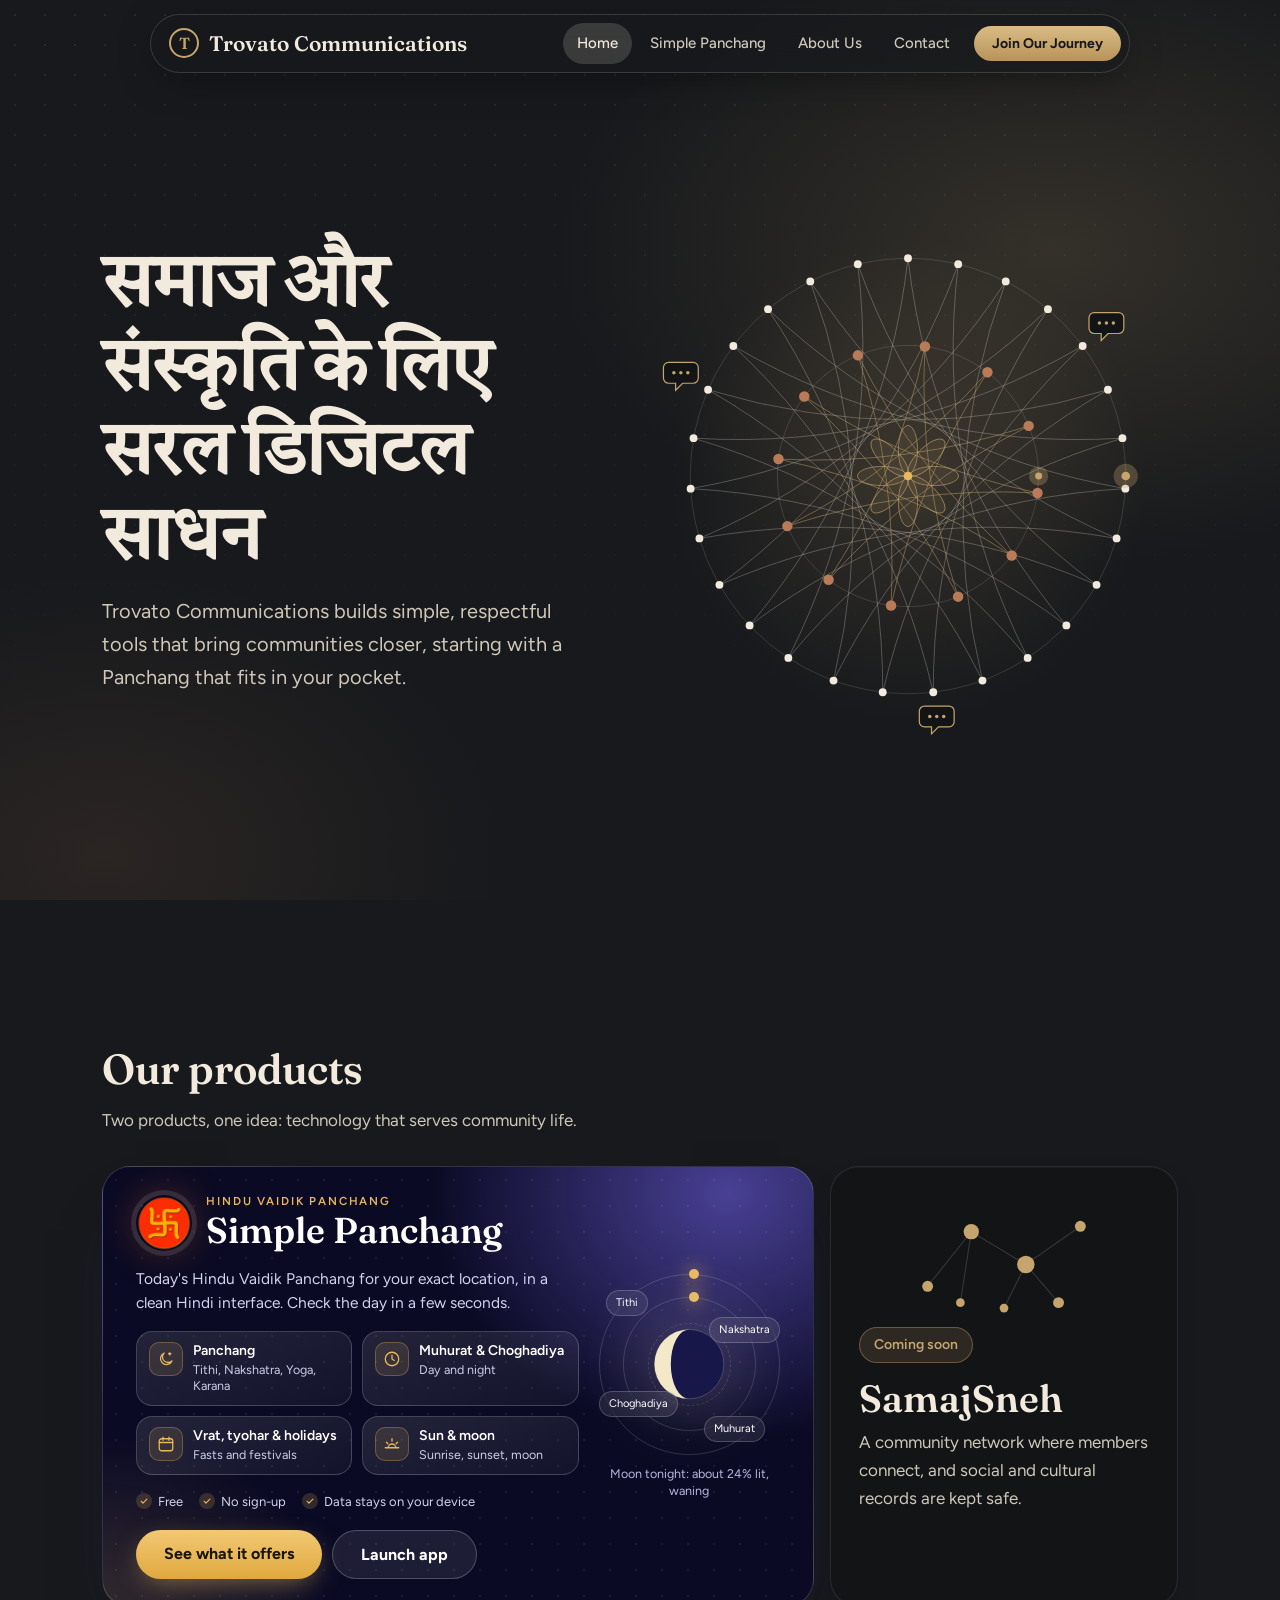
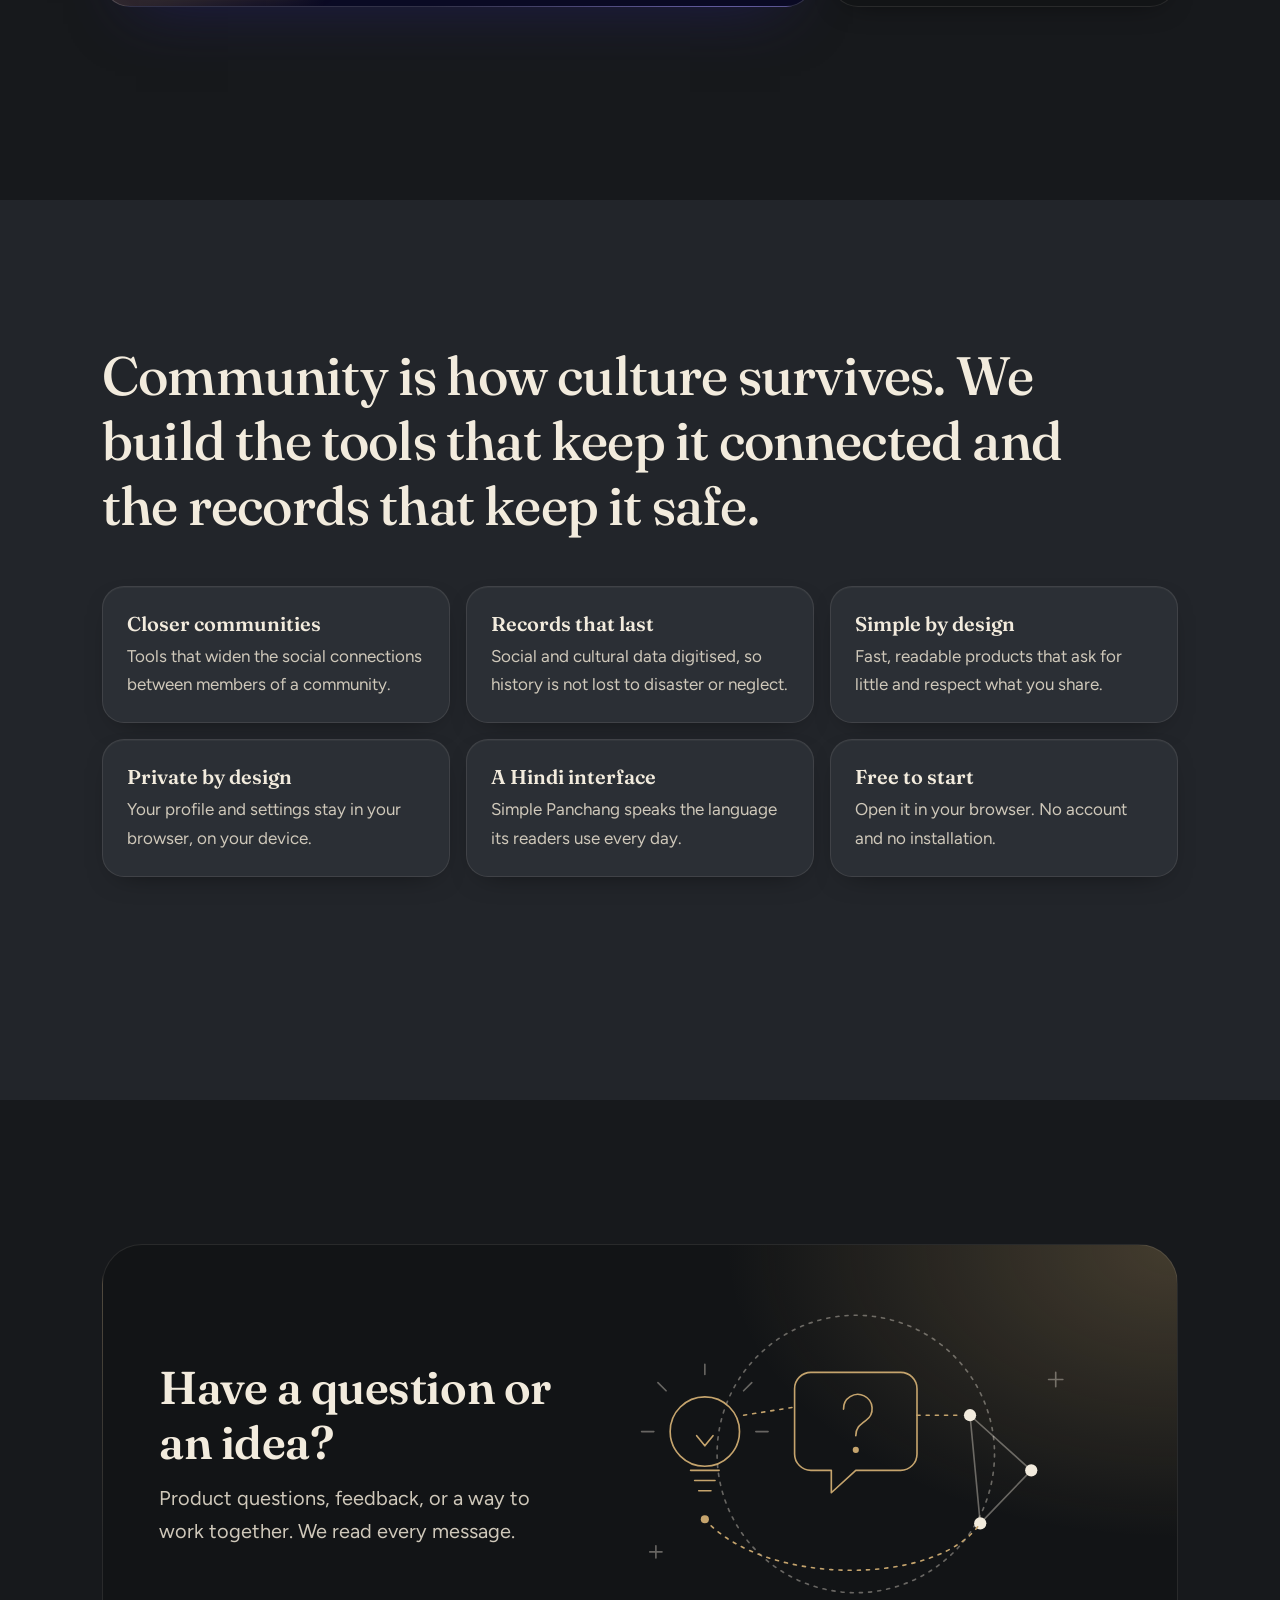
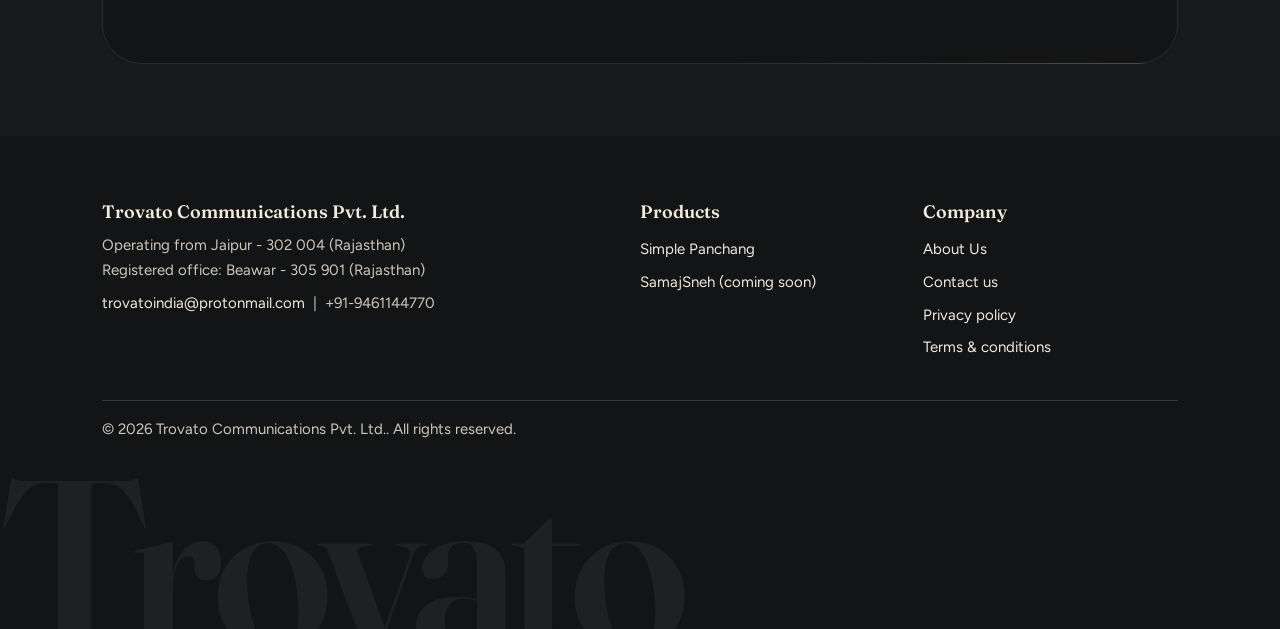
<file: index.html>
<!DOCTYPE html><html lang="en" class="snap"><head><meta charset="utf-8"><meta name="viewport" content="width=device-width, initial-scale=1"><title>Trovato Communications Pvt. Ltd.</title><meta name="description" content="Trovato Communications builds Simple Panchang and SamajSneh: simple digital tools for community and cultural life in India."><link rel="icon" href="data:image/svg+xml,%3Csvg xmlns='http://www.w3.org/2000/svg' viewBox='0 0 32 32'%3E%3Ccircle cx='16' cy='16' r='16' fill='%2317191C'/%3E%3Ctext x='16' y='23' font-size='19' text-anchor='middle' fill='%23C5A46D' font-family='Georgia'%3ET%3C/text%3E%3C/svg%3E"><link rel="preconnect" href="https://fonts.googleapis.com"><link href="https://fonts.googleapis.com/css2?family=Fraunces:opsz,wght@9..144,500;9..144,600&amp;family=Figtree:wght@400;500;600;700&amp;family=Tiro+Devanagari+Hindi&amp;family=Hind:wght@400;500;600&amp;display=swap" rel="stylesheet"><link rel="stylesheet" href="site.css"></head><body>
<header class="nav"><a class="brand" href="index.html"><i>T</i>Trovato Communications</a><button class="menu" aria-expanded="false" aria-controls="nav" onclick="var n=document.getElementById('nav');var o=n.classList.toggle('open');this.setAttribute('aria-expanded',o)">Menu</button><nav id="nav" aria-label="Main"><a href="index.html" aria-current="page">Home</a><a href="simple-panchang.html">Simple Panchang</a><a href="about.html">About Us</a><a href="contact.html">Contact</a><a class="btn sm" href="join.html">Join Our Journey</a></nav></header>
<main><div class="hero"><div class="wrap"><div><h1>समाज और संस्कृति के लिए सरल डिजिटल साधन</h1><p class="lead">Trovato Communications builds simple, respectful tools that bring communities closer, starting with a Panchang that fits in your pocket.</p></div><div class="weave" aria-hidden="true"><svg id="weave" viewBox="-310 -310 620 620"></svg></div></div></div><section id="products"><div class="wrap"><h2>Our products</h2><p class="sub">Two products, one idea: technology that serves community life.</p><div class="bento">
<article class="tile t-main pc"><div class="pc-body"><div class="pc-text"><div class="pc-head"><img class="tico" src="apps/simple-panchang/favicon.png" alt=""><div><span class="pc-eyebrow">Hindu Vaidik Panchang</span><h3>Simple Panchang</h3></div></div><p class="pc-lead">Today's Hindu Vaidik Panchang for your exact location, in a clean Hindi interface. Check the day in a few seconds.</p><ul class="pc-feats"><li><span class="ic"><svg viewBox="0 0 24 24" aria-hidden="true"><path d="M20 14.5A8 8 0 1 1 9.5 4a6.5 6.5 0 0 0 10.5 10.5z"/><path d="M17 3.5v3M15.5 5h3"/></svg></span><div><b>Panchang</b><span class="d">Tithi, Nakshatra, Yoga, Karana</span></div></li><li><span class="ic"><svg viewBox="0 0 24 24" aria-hidden="true"><circle cx="12" cy="12" r="9"/><path d="M12 7v5l3 2"/></svg></span><div><b>Muhurat &amp; Choghadiya</b><span class="d">Day and night</span></div></li><li><span class="ic"><svg viewBox="0 0 24 24" aria-hidden="true"><rect x="3" y="5" width="18" height="16" rx="3"/><path d="M8 3v4M16 3v4M3 10h18"/></svg></span><div><b>Vrat, tyohar &amp; holidays</b><span class="d">Fasts and festivals</span></div></li><li><span class="ic"><svg viewBox="0 0 24 24" aria-hidden="true"><path d="M7 17a5 5 0 0 1 10 0M3 17h18M12 5v3M4.6 9.6l2 2M19.4 9.6l-2 2"/></svg></span><div><b>Sun &amp; moon</b><span class="d">Sunrise, sunset, moon</span></div></li></ul><ul class="pc-meta"><li><svg viewBox="0 0 24 24" aria-hidden="true"><path d="M5 12.5l4.5 4.5L19 7.5"/></svg>Free</li><li><svg viewBox="0 0 24 24" aria-hidden="true"><path d="M5 12.5l4.5 4.5L19 7.5"/></svg>No sign-up</li><li><svg viewBox="0 0 24 24" aria-hidden="true"><path d="M5 12.5l4.5 4.5L19 7.5"/></svg>Data stays on your device</li></ul><div class="pc-cta"><a class="btn" href="simple-panchang.html">See what it offers</a><a class="btn ghost" href="simple-panchang-launch.html">Launch app</a></div></div><div class="pc-visual" aria-hidden="true"><div class="orbit"><div class="ring"></div><div class="ring r2"></div><div class="ring r3"></div><div class="spin"><i></i></div><div class="spin s2"><i></i></div><svg class="moon" viewBox="0 0 100 100"><circle cx="50" cy="50" r="48" fill="#17174A" stroke="rgba(255,255,255,.25)"/><path id="lit" fill="#F3E9C8"/></svg><span class="tag tg1">Tithi</span><span class="tag tg2">Nakshatra</span><span class="tag tg3">Choghadiya</span><span class="tag tg4">Muhurat</span></div><p class="mooncap" id="moonTxt"></p></div></div></article>
<article class="tile t-soon" id="samajsneh"><svg viewBox="0 0 200 110" aria-hidden="true"><path d="M30 80L70 30L120 60L170 25M70 30L60 95M120 60L150 95M120 60L100 100" stroke="rgba(255,255,255,.3)" fill="none"/><g fill="#E8B95F"><circle cx="30" cy="80" r="5"/><circle cx="70" cy="30" r="7"/><circle cx="120" cy="60" r="8"/><circle cx="170" cy="25" r="5"/><circle cx="60" cy="95" r="4"/><circle cx="150" cy="95" r="5"/><circle cx="100" cy="100" r="4"/></g></svg><p><span class="badge">Coming soon</span></p><h3>SamajSneh</h3><p>A community network where members connect, and social and cultural records are kept safe.</p></article>
</div></div></section>
<section class="band"><div class="wrap"><p class="statement">Community is how culture survives. We build the tools that keep it connected and the records that keep it safe.</p><div class="cols"><div><h3>Closer communities</h3><p>Tools that widen the social connections between members of a community.</p></div><div><h3>Records that last</h3><p>Social and cultural data digitised, so history is not lost to disaster or neglect.</p></div><div><h3>Simple by design</h3><p>Fast, readable products that ask for little and respect what you share.</p></div></div><div class="cols"><div><h3>Private by design</h3><p>Your profile and settings stay in your browser, on your device.</p></div><div><h3>A Hindi interface</h3><p>Simple Panchang speaks the language its readers use every day.</p></div><div><h3>Free to start</h3><p>Open it in your browser. No account and no installation.</p></div></div></div></section>
<section class="ask" aria-labelledby="h-ask"><div class="wrap"><a class="cta qa" href="contact.html" title="Contact us"><div class="qt"><h2 id="h-ask">Have a question or an idea?</h2><p>Product questions, feedback, or a way to work together. We read every message.</p></div><div class="qa-art"><svg class="art" viewBox="0 0 480 300" aria-hidden="true" focusable="false"><circle class="w d" cx="240" cy="150" r="136"/><circle cx="92" cy="128" r="34"/><path d="M78 166h28M82 176h20M86 186h12M84 132l8 10 8-10"/><path class="w" d="M92 72V62M54 88l-8-8M130 88l8-8M42 128H30M142 128h12"/><path d="M196 70h88a16 16 0 0 1 16 16v64a16 16 0 0 1-16 16h-44l-24 22v-22h-20a16 16 0 0 1-16-16V86a16 16 0 0 1 16-16z"/><path d="M228 106a14 14 0 1 1 22 11c-7 5-10 8-10 15"/><circle class="f" cx="240" cy="146" r="3"/><path class="d" d="M130 112L180 104M300 112L340 112"/><path class="w" d="M352 112L412 166L362 218Z"/><g class="fw"><circle cx="352" cy="112" r="6"/><circle cx="412" cy="166" r="6"/><circle cx="362" cy="218" r="6"/></g><path class="d" d="M92 214C150 280 320 280 362 218"/><circle class="f" cx="92" cy="214" r="4"/><path class="w" d="M436 70v14M429 77h14M44 240v12M38 246h12"/></svg></div></a></div></section></main>
<footer class="site"><div class="wrap"><div class="fgrid"><div><h4>Trovato Communications Pvt. Ltd.</h4><p>Operating from Jaipur - 302 004 (Rajasthan)<br>Registered office: Beawar - 305 901 (Rajasthan)</p><p><a href="mailto:trovatoindia@protonmail.com" style="display:inline">trovatoindia@protonmail.com</a> &nbsp;|&nbsp; +91-9461144770</p></div><div><h4>Products</h4><a href="simple-panchang.html">Simple Panchang</a><a href="index.html#samajsneh">SamajSneh (coming soon)</a></div><div><h4>Company</h4><a href="about.html">About Us</a><a href="contact.html">Contact us</a><a href="privacy.html">Privacy policy</a><a href="terms.html">Terms &amp; conditions</a></div></div><div class="copy">&copy; 2026 Trovato Communications Pvt. Ltd.. All rights reserved.</div></div><div class="big" aria-hidden="true">Trovato</div></footer><script src="site.js"></script></body></html>
</file>
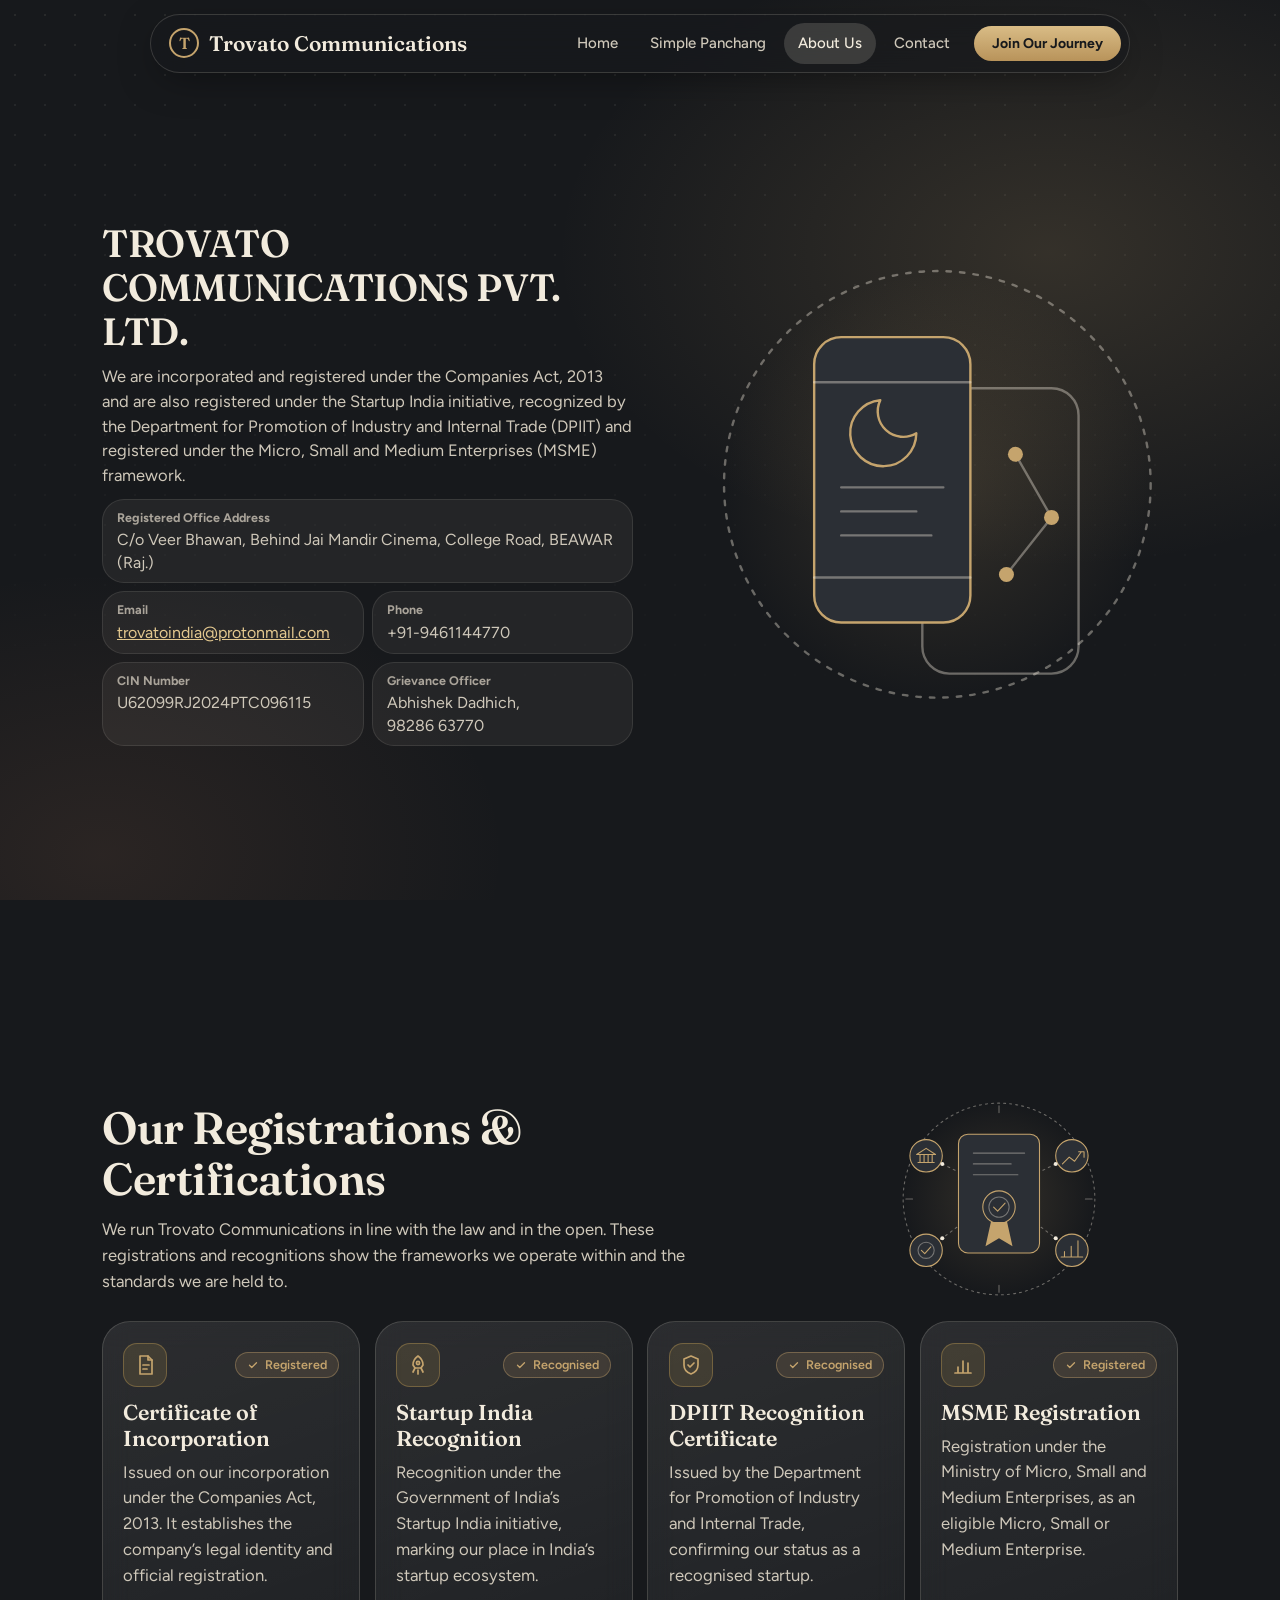
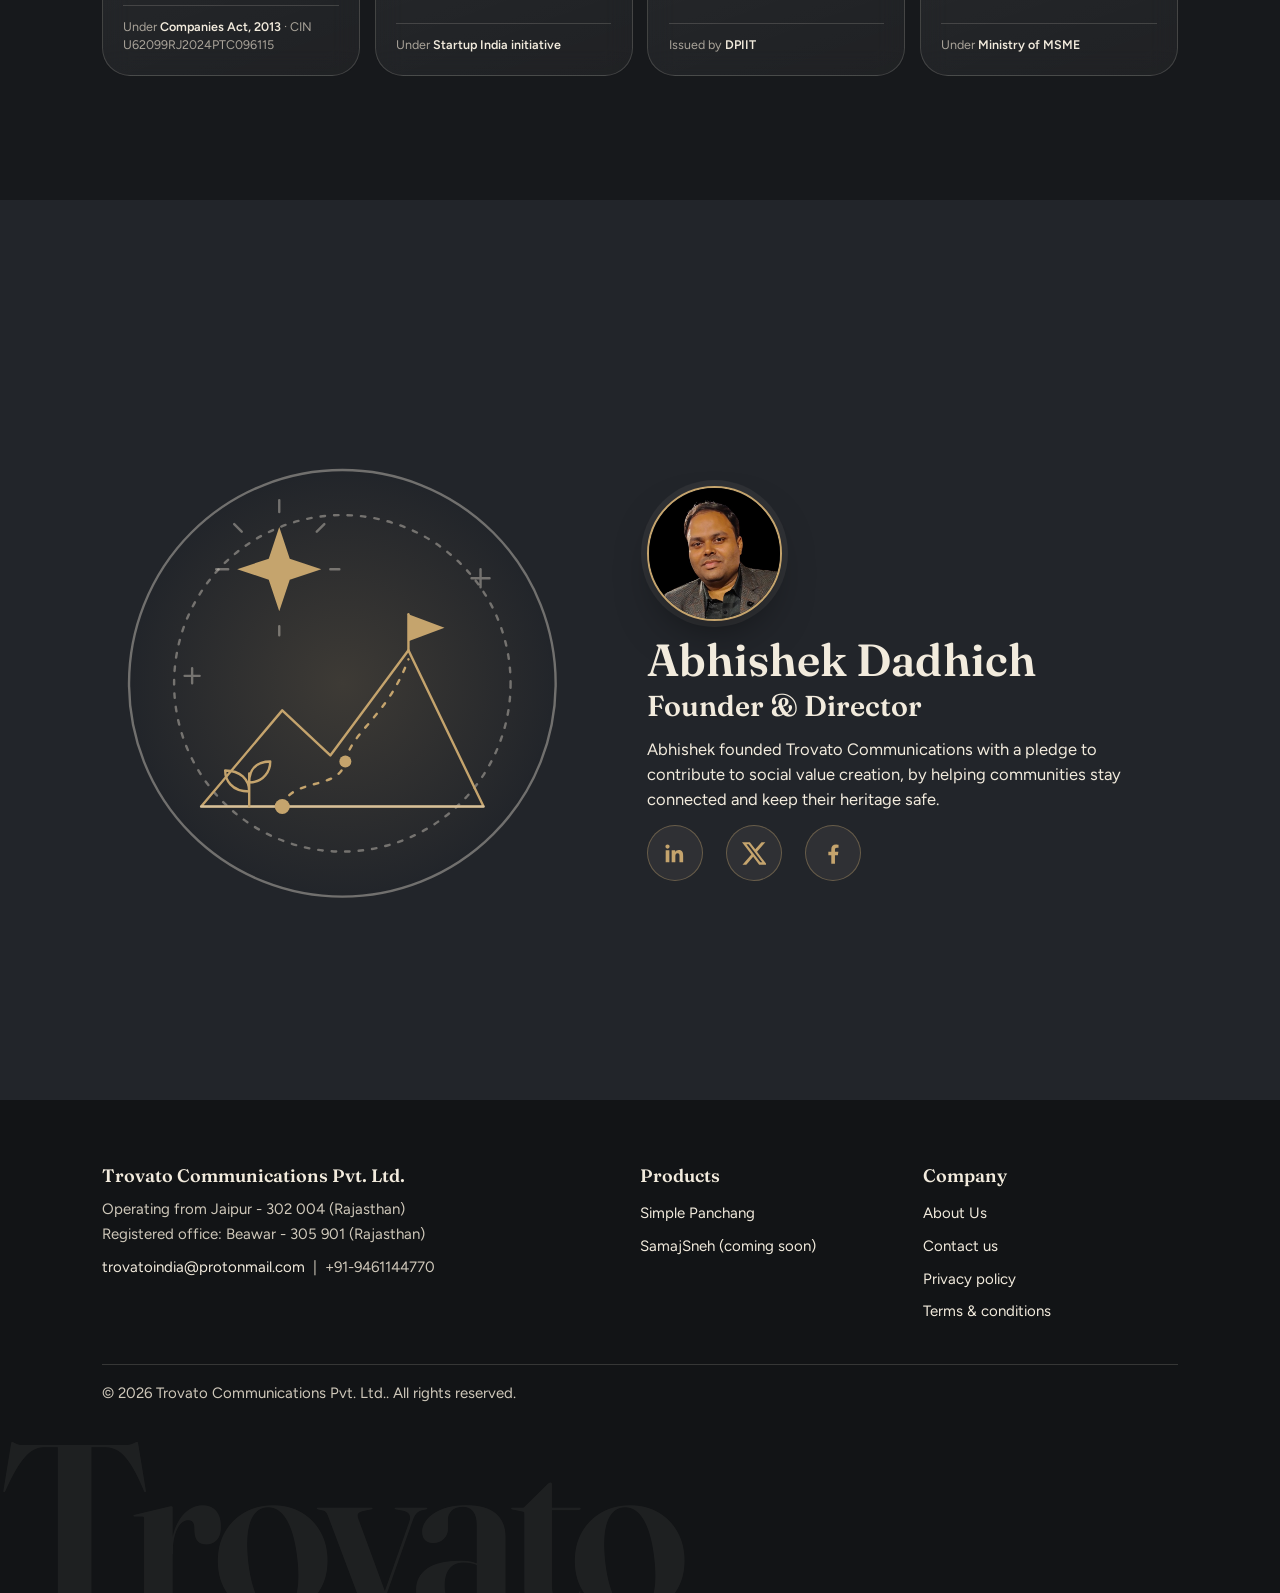
<file: about.html>
<!DOCTYPE html><html lang="en" class="jsnap"><head><meta charset="utf-8"><meta name="viewport" content="width=device-width, initial-scale=1"><title>About Us | Trovato Communications</title><meta name="description" content="About Trovato Communications Pvt. Ltd., its mission, leadership and offices in Jaipur and Beawar."><link rel="icon" href="data:image/svg+xml,%3Csvg xmlns='http://www.w3.org/2000/svg' viewBox='0 0 32 32'%3E%3Ccircle cx='16' cy='16' r='16' fill='%2317191C'/%3E%3Ctext x='16' y='23' font-size='19' text-anchor='middle' fill='%23C5A46D' font-family='Georgia'%3ET%3C/text%3E%3C/svg%3E"><link rel="preconnect" href="https://fonts.googleapis.com"><link href="https://fonts.googleapis.com/css2?family=Fraunces:opsz,wght@9..144,500;9..144,600&amp;family=Figtree:wght@400;500;600;700&amp;family=Tiro+Devanagari+Hindi&amp;family=Hind:wght@400;500;600&amp;display=swap" rel="stylesheet"><link rel="stylesheet" href="site.css"></head><body>
<header class="nav"><a class="brand" href="index.html"><i>T</i>Trovato Communications</a><button class="menu" aria-expanded="false" aria-controls="nav" onclick="var n=document.getElementById('nav');var o=n.classList.toggle('open');this.setAttribute('aria-expanded',o)">Menu</button><nav id="nav" aria-label="Main"><a href="index.html">Home</a><a href="simple-panchang.html">Simple Panchang</a><a href="about.html" aria-current="page">About Us</a><a href="contact.html">Contact</a><a class="btn sm" href="join.html">Join Our Journey</a></nav></header>
<main><div class="hero vs abt"><div class="wrap two"><div class="tx"><h1>TROVATO COMMUNICATIONS PVT. LTD.</h1><p class="lead">We are incorporated and registered under the Companies Act, 2013 and are also registered under the Startup India initiative, recognized by the Department for Promotion of Industry and Internal Trade (DPIIT) and registered under the Micro, Small and Medium Enterprises (MSME) framework.</p><dl class="addr"><div class="full"><dt>Registered Office Address</dt><dd>C/o Veer Bhawan, Behind Jai Mandir Cinema, College Road, BEAWAR (Raj.)</dd></div><div><dt>Email</dt><dd><a href="mailto:trovatoindia@protonmail.com">trovatoindia@protonmail.com</a></dd></div><div><dt>Phone</dt><dd>+91-9461144770</dd></div><div class="half"><dt>CIN Number</dt><dd>U62099RJ2024PTC096115</dd></div><div class="half"><dt>Grievance Officer</dt><dd class="grv">Abhishek Dadhich, <span style="white-space:nowrap">98286 63770</span></dd></div></dl></div><div class="stage"><svg class="art" viewBox="0 0 320 320" aria-hidden="true" focusable="false"><circle class="w d" cx="160" cy="160" r="142"/><rect class="w" x="150" y="96" width="104" height="190" rx="18"/><path class="w" d="M212 140L236 182L206 220"/><g class="f"><circle cx="212" cy="140" r="5"/><circle cx="236" cy="182" r="5"/><circle cx="206" cy="220" r="5"/></g><rect x="78" y="62" width="104" height="190" rx="18" style="fill:var(--surface)"/><path class="w" d="M78 92h104M78 222h104"/><path d="M146 126a22 22 0 1 1-24-22 17 17 0 0 0 24 22z"/><path class="w" d="M96 162h68M96 178h50M96 194h60"/></svg></div></div></div><section id="registrations" class="vs rc" aria-labelledby="h-reg"><div class="wrap"><div class="rc-head"><div class="tx"><h2 id="h-reg">Our Registrations &amp; Certifications</h2><p>We run Trovato Communications in line with the law and in the open. These registrations and recognitions show the frameworks we operate within and the standards we are held to.</p></div><div class="rc-art"><svg class="art" viewBox="0 0 320 320" aria-hidden="true" focusable="false"><circle class="w d" cx="160" cy="160" r="142"/><path class="w d" d="M52 96L100 120M268 96L220 120M52 236L100 200M268 236L220 200"/><rect x="100" y="64" width="120" height="176" rx="14" style="fill:var(--surface)"/><path class="w" d="M122 92h76M122 108h56M122 124h66"/><circle cx="160" cy="172" r="24"/><circle class="w" cx="160" cy="172" r="15"/><path d="M152 172l6 6 11-12"/><path class="f" d="M148 194l-8 36 20-12 20 12-8-36z"/><circle cx="52" cy="96" r="24" style="fill:var(--surface)"/><path d="M40 106h24M43 106V94M49 106V94M55 106V94M61 106V94M38 94l14-9 14 9z"/><circle cx="268" cy="96" r="24" style="fill:var(--surface)"/><path d="M254 108l10-10 8 6 10-14M278 90h8v8"/><circle cx="52" cy="236" r="24" style="fill:var(--surface)"/><circle class="w" cx="52" cy="236" r="12"/><path d="M45 236l5 5 9-10"/><circle cx="268" cy="236" r="24" style="fill:var(--surface)"/><path d="M252 246h32M257 246v-8M267 246v-16M277 246v-24"/><g class="fw"><circle cx="76" cy="108" r="3"/><circle cx="244" cy="108" r="3"/><circle cx="76" cy="218" r="3"/><circle cx="244" cy="218" r="3"/></g><path class="w" d="M160 22v10M160 288v10M22 160h10M288 160h10"/></svg></div></div><div class="rc-grid"><article class="gc rc-card"><div class="rc-top"><span class="ic"><svg viewBox="0 0 24 24" aria-hidden="true"><path d="M7 3h8l4 4v14H7z"/><path d="M15 3v4h4M10 12h6M10 16h4"/></svg></span><span class="rc-st"><svg viewBox="0 0 24 24" aria-hidden="true"><path d="M5 12.5l4.5 4.5L19 7.5"/></svg>Registered</span></div><h3>Certificate of Incorporation</h3><p>Issued on our incorporation under the Companies Act, 2013. It establishes the company&rsquo;s legal identity and official registration.</p><p class="rc-by">Under <strong>Companies Act, 2013</strong> &middot; CIN U62099RJ2024PTC096115</p></article><article class="gc rc-card"><div class="rc-top"><span class="ic"><svg viewBox="0 0 24 24" aria-hidden="true"><path d="M12 3c3 2 5 5 5 9l-2 3H9l-2-3c0-4 2-7 5-9z"/><circle cx="12" cy="10" r="1.6"/><path d="M9 15l-2 4M15 15l2 4M12 17v4"/></svg></span><span class="rc-st"><svg viewBox="0 0 24 24" aria-hidden="true"><path d="M5 12.5l4.5 4.5L19 7.5"/></svg>Recognised</span></div><h3>Startup India Recognition</h3><p>Recognition under the Government of India&rsquo;s Startup India initiative, marking our place in India&rsquo;s startup ecosystem.</p><p class="rc-by">Under <strong>Startup India initiative</strong></p></article><article class="gc rc-card"><div class="rc-top"><span class="ic"><svg viewBox="0 0 24 24" aria-hidden="true"><path d="M12 3l7 3v6c0 4.5-3 7.5-7 9-4-1.5-7-4.5-7-9V6z"/><path d="M9 12l2 2 4-4"/></svg></span><span class="rc-st"><svg viewBox="0 0 24 24" aria-hidden="true"><path d="M5 12.5l4.5 4.5L19 7.5"/></svg>Recognised</span></div><h3>DPIIT Recognition Certificate</h3><p>Issued by the Department for Promotion of Industry and Internal Trade, confirming our status as a recognised startup.</p><p class="rc-by">Issued by <strong>DPIIT</strong></p></article><article class="gc rc-card"><div class="rc-top"><span class="ic"><svg viewBox="0 0 24 24" aria-hidden="true"><path d="M4 20h16M7 20v-6M12 20V8M17 20v-10"/></svg></span><span class="rc-st"><svg viewBox="0 0 24 24" aria-hidden="true"><path d="M5 12.5l4.5 4.5L19 7.5"/></svg>Registered</span></div><h3>MSME Registration</h3><p>Registration under the Ministry of Micro, Small and Medium Enterprises, as an eligible Micro, Small or Medium Enterprise.</p><p class="rc-by">Under <strong>Ministry of MSME</strong></p></article></div></div></section><section class="vs band rev" aria-labelledby="h-lead"><div class="wrap two"><div class="tx"><h2 id="h-lead" class="vh">Leadership</h2><img class="lp" src="abhishek.jpg" alt="Abhishek Dadhich, Founder &amp; Director of Trovato Communications" width="499" height="499" loading="lazy" decoding="async"><h3 class="who">Abhishek Dadhich</h3><p class="role">Founder &amp; Director</p><p class="lq">Abhishek founded Trovato Communications with a pledge to contribute to social value creation, by helping communities stay connected and keep their heritage safe.</p><div class="soc" role="list" aria-label="Connect with Abhishek Dadhich"><a role="listitem" href="https://www.linkedin.com/in/ad-tcpl/" target="_blank" rel="noopener noreferrer" aria-label="LinkedIn profile of Abhishek Dadhich" title="LinkedIn"><svg viewBox="0 0 24 24" aria-hidden="true" focusable="false"><path d="M20.447 20.452h-3.554v-5.569c0-1.328-.027-3.037-1.852-3.037-1.853 0-2.136 1.445-2.136 2.939v5.667H9.351V9h3.414v1.561h.046c.477-.9 1.637-1.85 3.37-1.85 3.601 0 4.267 2.37 4.267 5.455v6.286zM5.337 7.433a2.062 2.062 0 1 1 0-4.125 2.062 2.062 0 0 1 0 4.125zM7.119 20.452H3.555V9h3.564v11.452z"/></svg></a><a role="listitem" href="https://x.com/abhishektcpl" target="_blank" rel="noopener noreferrer" aria-label="X (Twitter) profile of Abhishek Dadhich" title="X (Twitter)"><svg viewBox="0 0 24 24" aria-hidden="true" focusable="false"><path d="M18.901 1.153h3.68l-8.04 9.19L24 22.846h-7.406l-5.8-7.584-6.638 7.584H.474l8.6-9.83L0 1.154h7.594l5.243 6.932ZM17.61 20.644h2.039L6.486 3.24H4.298Z"/></svg></a><a role="listitem" href="https://www.facebook.com/share/1dRGSyVxvK/" target="_blank" rel="noopener noreferrer" aria-label="Facebook profile of Abhishek Dadhich" title="Facebook"><svg viewBox="0 0 24 24" aria-hidden="true" focusable="false"><path d="M13.5 22v-8.2h2.8l.5-3.3h-3.3V8.4c0-.95.45-1.9 1.95-1.9h1.5V3.7s-1.3-.25-2.6-.25c-2.7 0-4.4 1.65-4.4 4.6v2.45H7.1v3.3h2.85V22h3.55z"/></svg></a></div></div><div class="stage"><svg class="art" viewBox="0 0 320 320" aria-hidden="true" focusable="false"><circle class="w" cx="160" cy="160" r="142"/><circle class="w d" cx="160" cy="160" r="112"/><path class="f" d="M118 56l7 21 21 7-21 7-7 21-7-21-21-7 21-7z"/><path class="w" d="M118 38v8M118 122v6M76 84h8M152 84h6M88 54l5 5M148 54l-5 5"/><path d="M66 242L120 178l32 30 52-70 50 104z"/><path class="w" d="M66 242H254"/><path class="d" d="M120 242C126 222 158 232 162 212S190 182 204 144"/><g class="f"><circle cx="120" cy="242" r="5"/><circle cx="162" cy="212" r="4"/></g><path d="M204 138v-24"/><path class="f" d="M204 114l24 9-24 9z"/><path d="M98 242v-22M98 232c-12 0-16-8-16-14 10 0 16 6 16 14M98 226c10 0 14-8 14-14-10 0-14 6-14 14"/><path class="w" d="M252 84v12M246 90h12M60 150v10M55 155h10"/></svg></div></div></section></main>
<footer class="site"><div class="wrap"><div class="fgrid"><div><h4>Trovato Communications Pvt. Ltd.</h4><p>Operating from Jaipur - 302 004 (Rajasthan)<br>Registered office: Beawar - 305 901 (Rajasthan)</p><p><a href="mailto:trovatoindia@protonmail.com" style="display:inline">trovatoindia@protonmail.com</a> &nbsp;|&nbsp; +91-9461144770</p></div><div><h4>Products</h4><a href="simple-panchang.html">Simple Panchang</a><a href="index.html#samajsneh">SamajSneh (coming soon)</a></div><div><h4>Company</h4><a href="about.html">About Us</a><a href="contact.html">Contact us</a><a href="privacy.html">Privacy policy</a><a href="terms.html">Terms &amp; conditions</a></div></div><div class="copy">&copy; 2026 Trovato Communications Pvt. Ltd.. All rights reserved.</div></div><div class="big" aria-hidden="true">Trovato</div></footer><script src="site.js"></script></body></html>
</file>
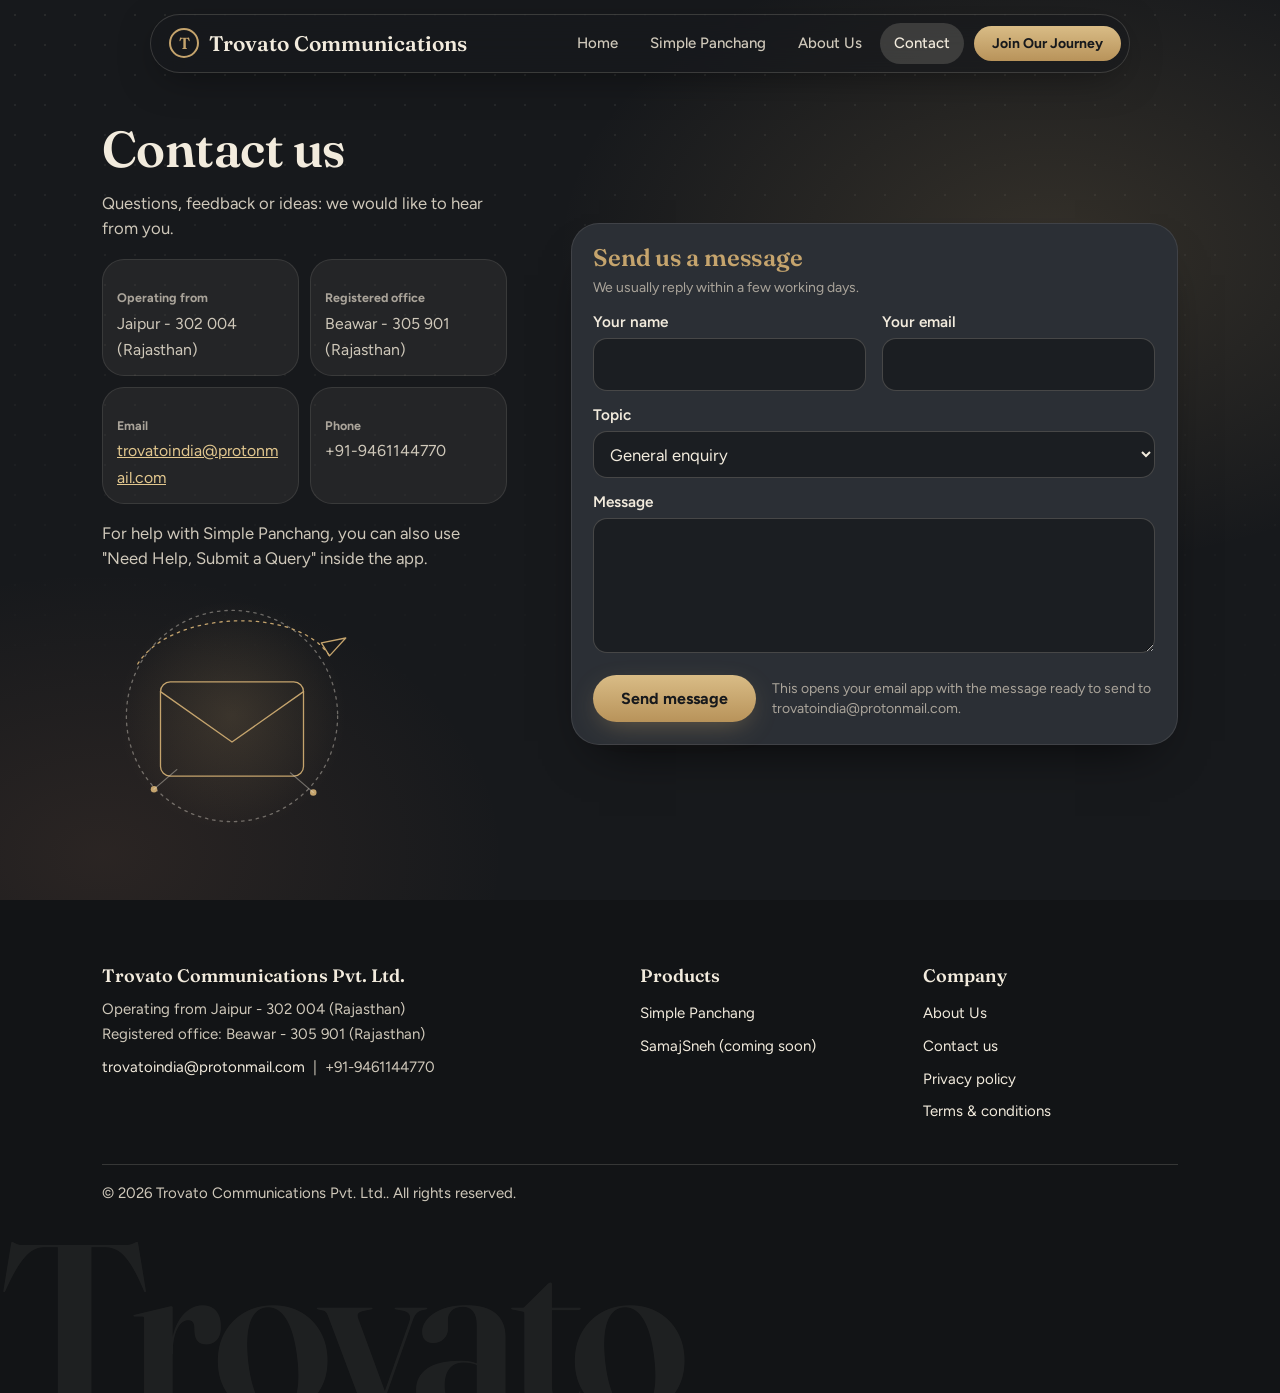
<file: contact.html>
<!DOCTYPE html><html lang="en" class="jsnap"><head><meta charset="utf-8"><meta name="viewport" content="width=device-width, initial-scale=1"><title>Contact us | Trovato Communications</title><meta name="description" content="Contact Trovato Communications Pvt. Ltd. by form, email or phone."><link rel="icon" href="data:image/svg+xml,%3Csvg xmlns='http://www.w3.org/2000/svg' viewBox='0 0 32 32'%3E%3Ccircle cx='16' cy='16' r='16' fill='%2317191C'/%3E%3Ctext x='16' y='23' font-size='19' text-anchor='middle' fill='%23C5A46D' font-family='Georgia'%3ET%3C/text%3E%3C/svg%3E"><link rel="preconnect" href="https://fonts.googleapis.com"><link href="https://fonts.googleapis.com/css2?family=Fraunces:opsz,wght@9..144,500;9..144,600&amp;family=Figtree:wght@400;500;600;700&amp;family=Tiro+Devanagari+Hindi&amp;family=Hind:wght@400;500;600&amp;display=swap" rel="stylesheet"><link rel="stylesheet" href="site.css"></head><body>
<header class="nav"><a class="brand" href="index.html"><i>T</i>Trovato Communications</a><button class="menu" aria-expanded="false" aria-controls="nav" onclick="var n=document.getElementById('nav');var o=n.classList.toggle('open');this.setAttribute('aria-expanded',o)">Menu</button><nav id="nav" aria-label="Main"><a href="index.html">Home</a><a href="simple-panchang.html">Simple Panchang</a><a href="about.html">About Us</a><a href="contact.html" aria-current="page">Contact</a><a class="btn sm" href="join.html">Join Our Journey</a></nav></header>
<main><div class="hero vs conn"><div class="wrap two"><div class="tx"><h1>Contact us</h1><p class="lead">Questions, feedback or ideas: we would like to hear from you.</p><dl class="addr"><div><dt>Operating from</dt><dd>Jaipur - 302 004 (Rajasthan)</dd></div><div><dt>Registered office</dt><dd>Beawar - 305 901 (Rajasthan)</dd></div><div><dt>Email</dt><dd><a href="mailto:trovatoindia@protonmail.com">trovatoindia@protonmail.com</a></dd></div><div><dt>Phone</dt><dd>+91-9461144770</dd></div></dl><p>For help with Simple Panchang, you can also use "Need Help, Submit a Query" inside the app.</p><div class="stage"><svg class="art" viewBox="0 0 320 320" aria-hidden="true" focusable="false"><circle class="w d" cx="160" cy="160" r="130"/><rect x="72" y="118" width="176" height="116" rx="12"/><path d="M72 130l88 62 88-62"/><path class="d" d="M44 96C84 30 240 24 280 86"/><path d="M280 86l20-22-30 6z"/><g class="f"><circle cx="64" cy="250" r="4"/><circle cx="260" cy="254" r="4"/></g><path class="w" d="M64 250L92 226M260 254L232 230"/></svg></div></div><form id="f"><h2 class="mini">Send us a message</h2><p class="jnote2">We usually reply within a few working days.</p><div class="f2"><div><label for="n">Your name</label><input id="n" name="name" required autocomplete="name"></div><div><label for="e">Your email</label><input id="e" name="email" type="email" required autocomplete="email"></div></div><label for="t">Topic</label><select id="t" name="topic"><option>General enquiry</option><option>Simple Panchang</option><option>SamajSneh</option><option>Partnership</option></select><label for="m">Message</label><textarea id="m" name="msg" rows="4" required></textarea><div class="sendrow"><button class="btn" type="submit">Send message</button><p class="jnote2">This opens your email app with the message ready to send to trovatoindia@protonmail.com.</p></div></form></div></div><script>document.getElementById('f').addEventListener('submit',function(e){e.preventDefault();var d=new FormData(e.target);var s=encodeURIComponent('['+d.get('topic')+'] '+d.get('name'));var b=encodeURIComponent('Name: '+d.get('name')+'\nEmail: '+d.get('email')+'\n\n'+d.get('msg'));location.href='mailto:trovatoindia@protonmail.com?subject='+s+'&body='+b;});</script></main>
<footer class="site"><div class="wrap"><div class="fgrid"><div><h4>Trovato Communications Pvt. Ltd.</h4><p>Operating from Jaipur - 302 004 (Rajasthan)<br>Registered office: Beawar - 305 901 (Rajasthan)</p><p><a href="mailto:trovatoindia@protonmail.com" style="display:inline">trovatoindia@protonmail.com</a> &nbsp;|&nbsp; +91-9461144770</p></div><div><h4>Products</h4><a href="simple-panchang.html">Simple Panchang</a><a href="index.html#samajsneh">SamajSneh (coming soon)</a></div><div><h4>Company</h4><a href="about.html">About Us</a><a href="contact.html">Contact us</a><a href="privacy.html">Privacy policy</a><a href="terms.html">Terms &amp; conditions</a></div></div><div class="copy">&copy; 2026 Trovato Communications Pvt. Ltd.. All rights reserved.</div></div><div class="big" aria-hidden="true">Trovato</div></footer><script src="site.js"></script></body></html>
</file>
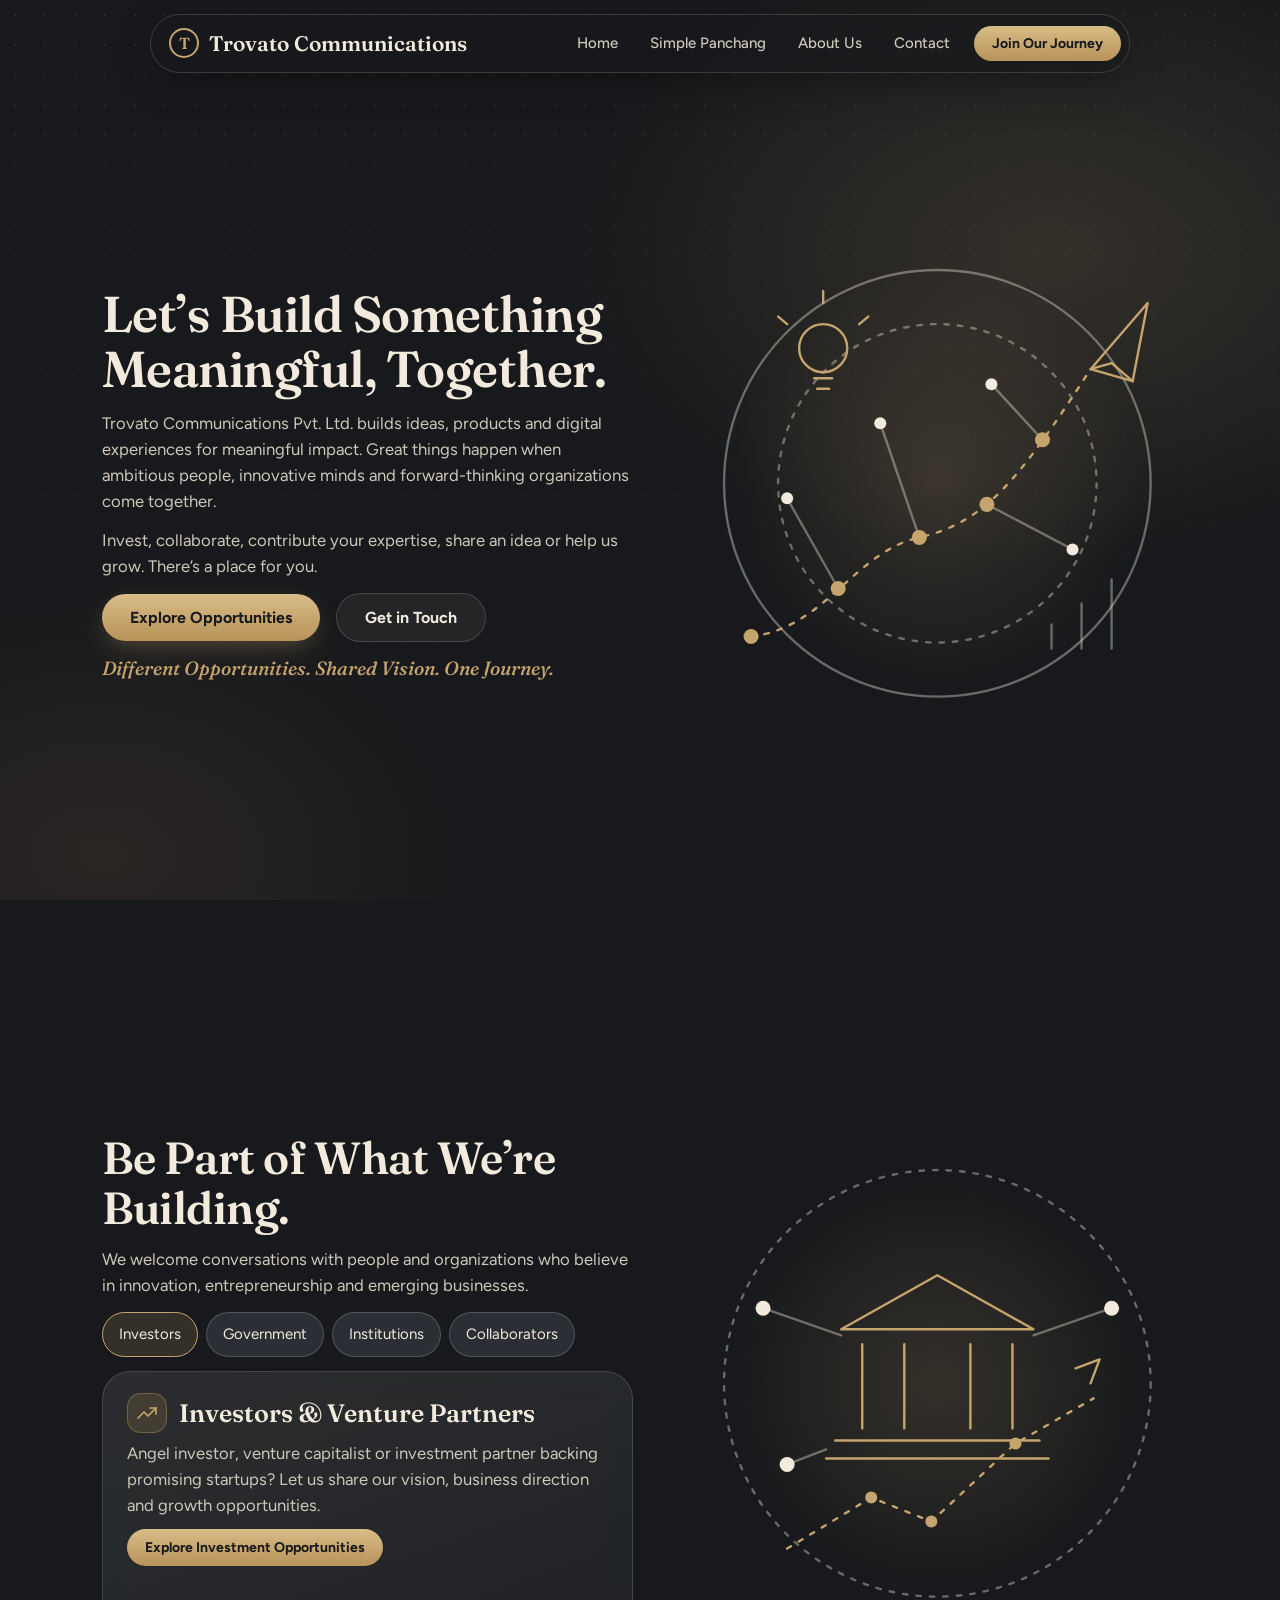
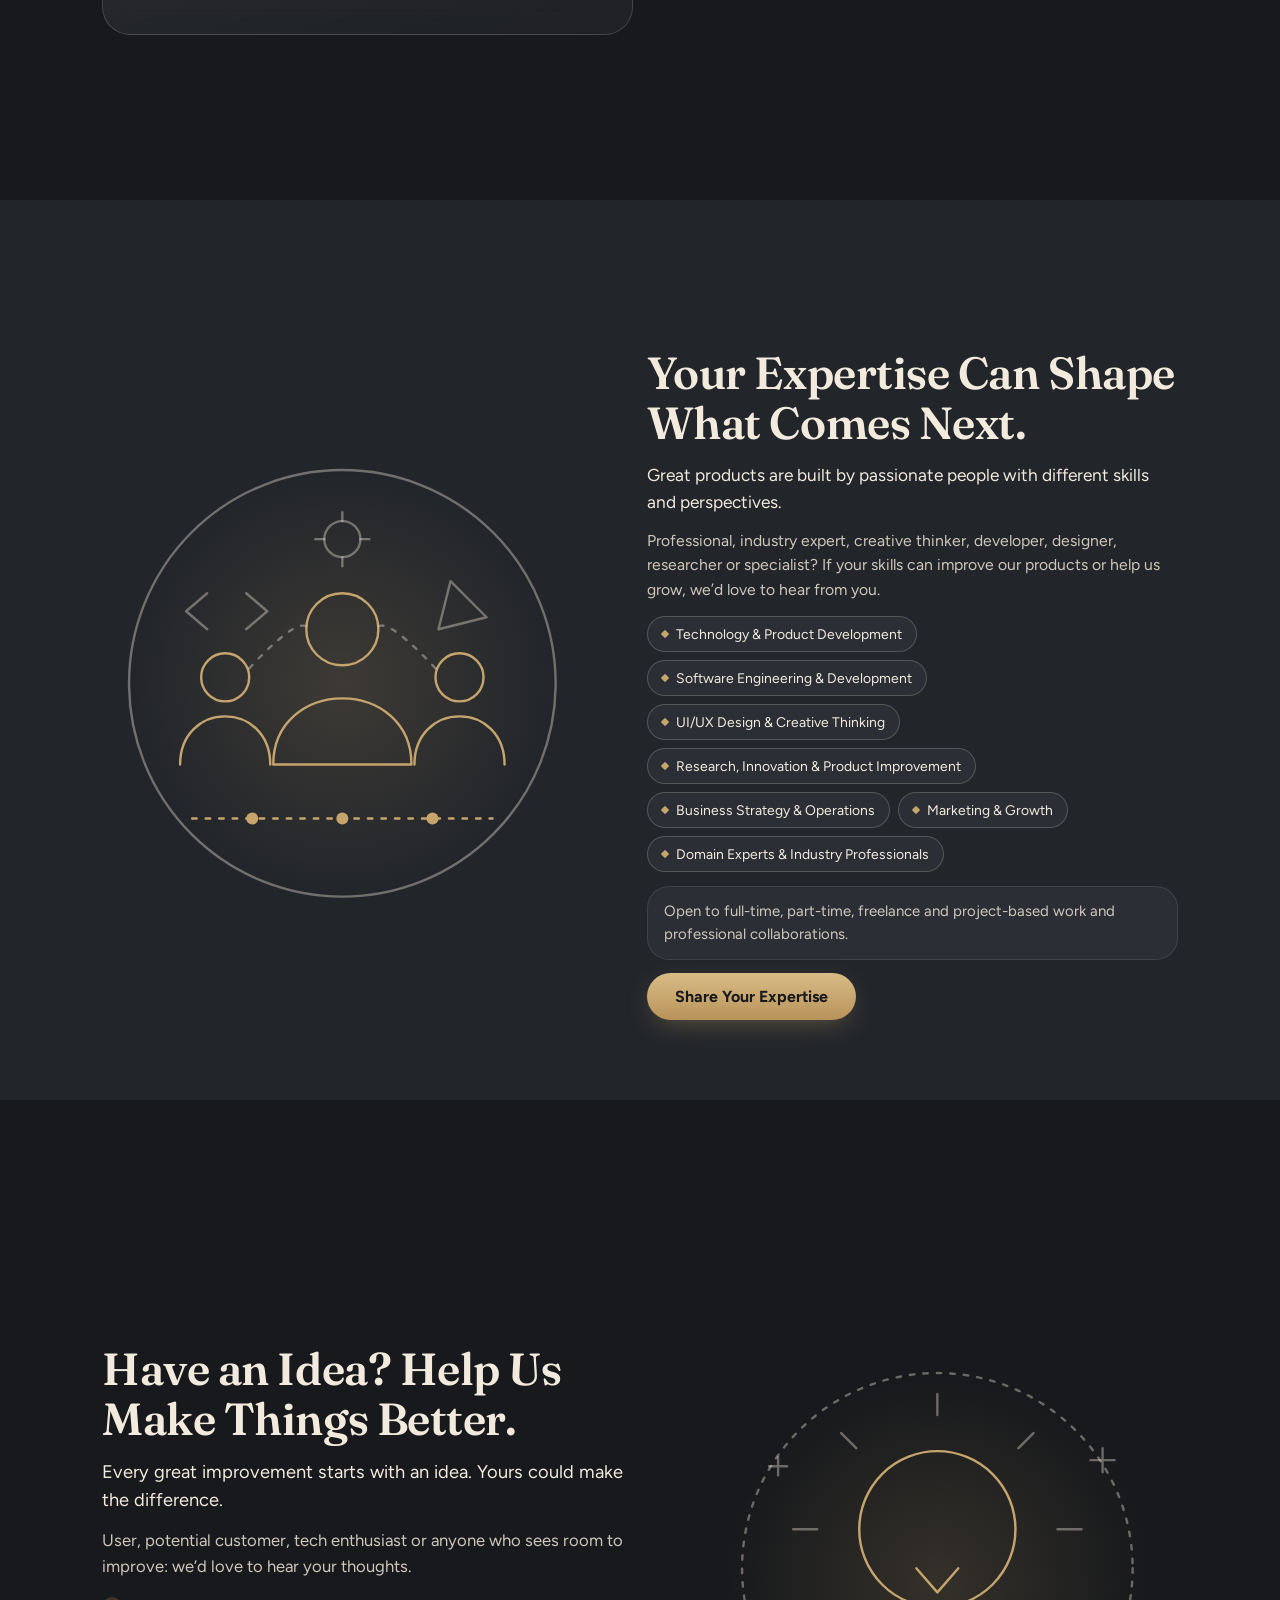
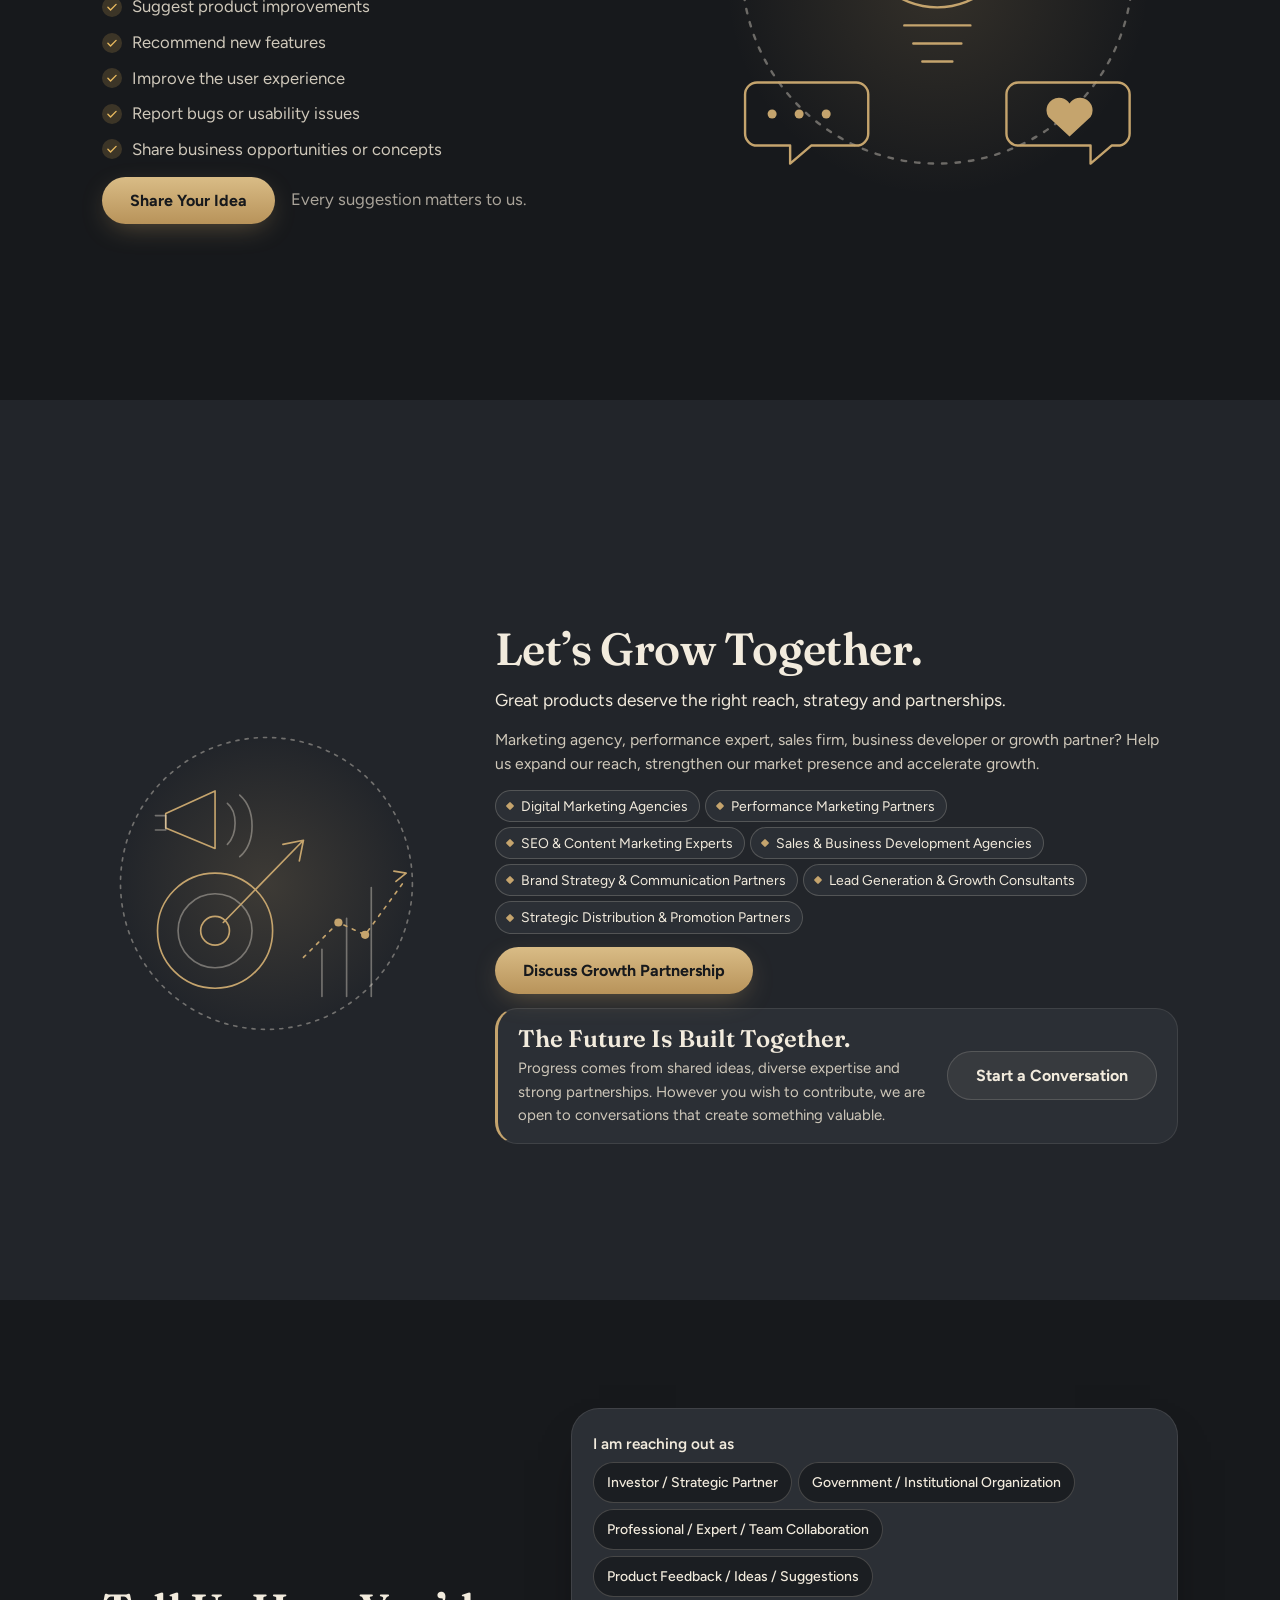
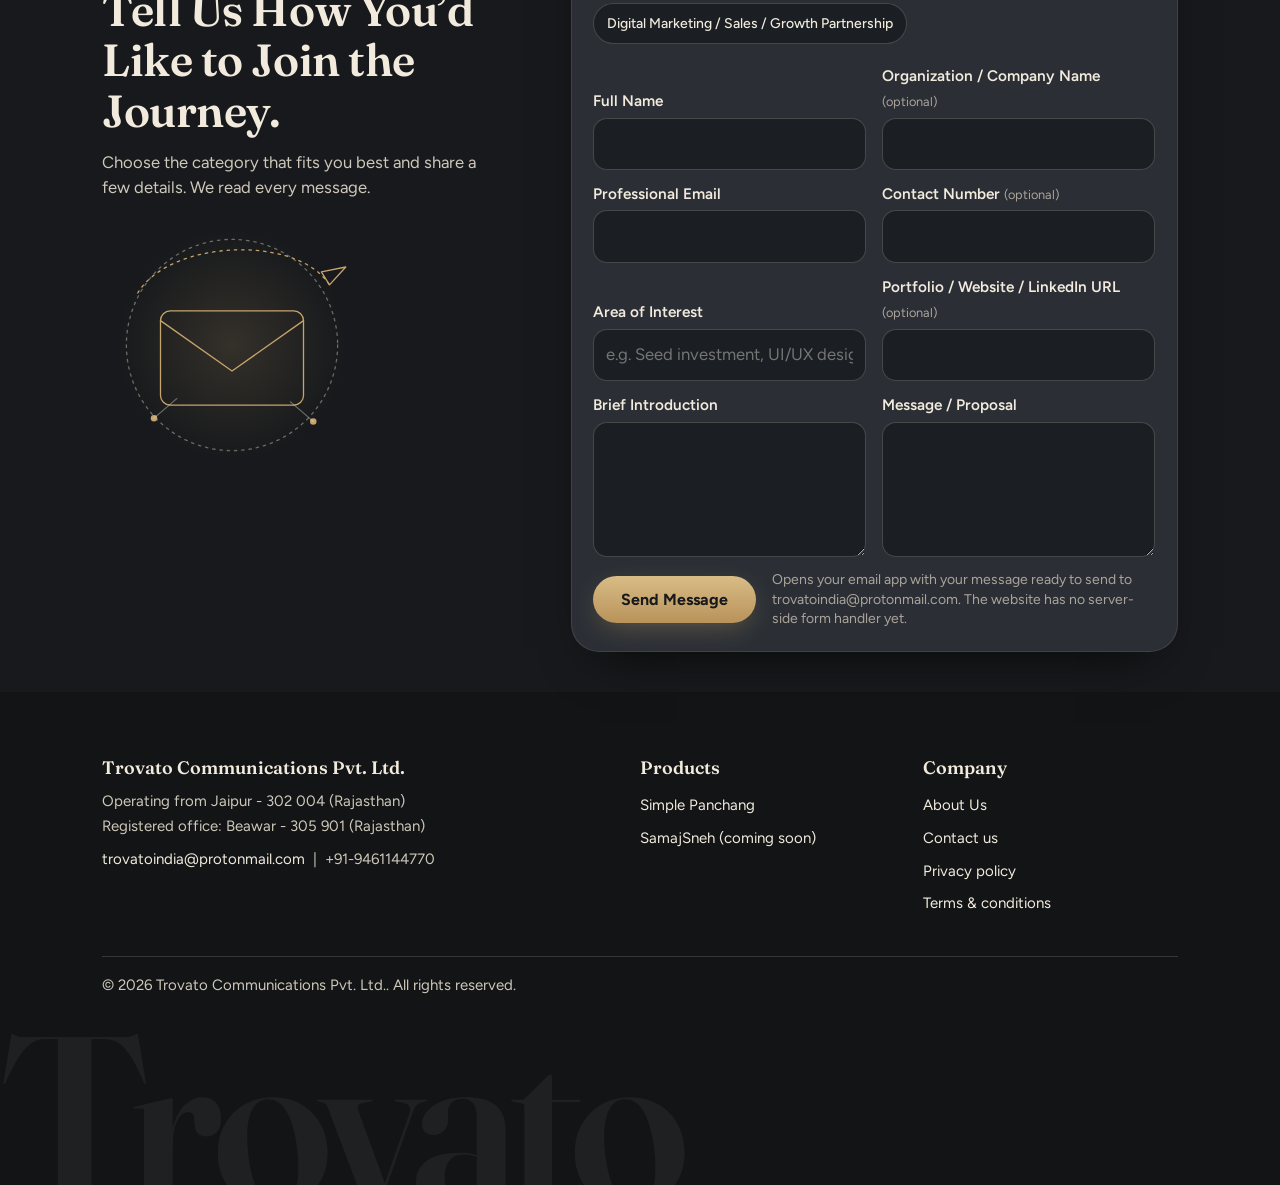
<file: join.html>
<!DOCTYPE html><html lang="en" class="jsnap"><head><meta charset="utf-8"><meta name="viewport" content="width=device-width, initial-scale=1"><title>Join Our Journey | Trovato Communications</title><meta name="description" content="Invest, collaborate, contribute your expertise, share an idea or become a growth partner. Join the journey with Trovato Communications Pvt. Ltd.."><link rel="icon" href="data:image/svg+xml,%3Csvg xmlns='http://www.w3.org/2000/svg' viewBox='0 0 32 32'%3E%3Ccircle cx='16' cy='16' r='16' fill='%2317191C'/%3E%3Ctext x='16' y='23' font-size='19' text-anchor='middle' fill='%23C5A46D' font-family='Georgia'%3ET%3C/text%3E%3C/svg%3E"><link rel="preconnect" href="https://fonts.googleapis.com"><link href="https://fonts.googleapis.com/css2?family=Fraunces:opsz,wght@9..144,500;9..144,600&amp;family=Figtree:wght@400;500;600;700&amp;family=Tiro+Devanagari+Hindi&amp;family=Hind:wght@400;500;600&amp;display=swap" rel="stylesheet"><link rel="stylesheet" href="site.css"></head><body>
<header class="nav"><a class="brand" href="index.html"><i>T</i>Trovato Communications</a><button class="menu" aria-expanded="false" aria-controls="nav" onclick="var n=document.getElementById('nav');var o=n.classList.toggle('open');this.setAttribute('aria-expanded',o)">Menu</button><nav id="nav" aria-label="Main"><a href="index.html">Home</a><a href="simple-panchang.html">Simple Panchang</a><a href="about.html">About Us</a><a href="contact.html">Contact</a><a class="btn sm" href="join.html">Join Our Journey</a></nav></header>
<main><div class="hero vs"><div class="wrap two"><div class="tx"><h1>Let&rsquo;s Build Something Meaningful, Together.</h1><p class="lead">Trovato Communications Pvt. Ltd. builds ideas, products and digital experiences for meaningful impact. Great things happen when ambitious people, innovative minds and forward-thinking organizations come together.</p><p class="lead">Invest, collaborate, contribute your expertise, share an idea or help us grow. There&rsquo;s a place for you.</p><p class="row"><a class="btn" href="#opportunities">Explore Opportunities</a><a class="btn ghost" href="#connect">Get in Touch</a></p><p class="tgl">Different Opportunities. Shared Vision. One Journey.</p></div><div class="stage"><svg class="art" viewBox="0 0 320 320" aria-hidden="true" focusable="false"><circle class="w" cx="160" cy="160" r="142"/><circle class="w d" cx="160" cy="160" r="106"/><path class="d" d="M36 262C86 256 104 206 148 196S214 158 262 84"/><path class="w" d="M94 230L60 170M148 196L122 120M193 174L250 204M230 131L196 94"/><g class="f"><circle cx="36" cy="262" r="5"/><circle cx="94" cy="230" r="5"/><circle cx="148" cy="196" r="5"/><circle cx="193" cy="174" r="5"/><circle cx="230" cy="131" r="5"/></g><g class="fw"><circle cx="60" cy="170" r="4"/><circle cx="122" cy="120" r="4"/><circle cx="250" cy="204" r="4"/><circle cx="196" cy="94" r="4"/></g><path d="M262 84l38-44-10 52-14-12z"/><path d="M262 84l28 8"/><circle cx="84" cy="70" r="16"/><path d="M78 90h12M80 97h8M84 40v-8M60 54l-6-5M108 54l6-5"/><path class="w" d="M236 270v-16M256 270v-30M276 270v-46"/></svg></div></div></div><section id="opportunities" class="vs" aria-labelledby="h-inv"><div class="wrap two"><div class="tx"><h2 id="h-inv">Be Part of What We&rsquo;re Building.</h2><p>We welcome conversations with people and organizations who believe in innovation, entrepreneurship and emerging businesses.</p><fieldset class="aud"><legend class="vh">Choose who you are</legend><input class="vh" type="radio" name="aud" id="a1" checked><input class="vh" type="radio" name="aud" id="a2"><input class="vh" type="radio" name="aud" id="a3"><input class="vh" type="radio" name="aud" id="a4"><div class="tabs"><label for="a1">Investors</label><label for="a2">Government</label><label for="a3">Institutions</label><label for="a4">Collaborators</label></div><div class="panels"><article class="gc p1"><div class="ph2"><span class="ic"><svg viewBox="0 0 24 24" aria-hidden="true"><path d="M3 17l6-6 4 4 8-8"/><path d="M15 7h6v6"/></svg></span><h3>Investors &amp; Venture Partners</h3></div><p>Angel investor, venture capitalist or investment partner backing promising startups? Let us share our vision, business direction and growth opportunities.</p><a class="btn sm" href="#connect" data-cat="investor">Explore Investment Opportunities</a></article><article class="gc p2"><div class="ph2"><span class="ic"><svg viewBox="0 0 24 24" aria-hidden="true"><path d="M3 21h18M5 21V10M10 21V10M14 21V10M19 21V10M2 10l10-6 10 6"/></svg></span><h3>Government Authorities &amp; Initiatives</h3></div><p>Government department, public authority or startup-ecosystem body supporting innovation, entrepreneurship, digital development or emerging businesses? Let&rsquo;s explore working together.</p><a class="btn sm" href="#connect" data-cat="gov">Connect With Our Team</a></article><article class="gc p3"><div class="ph2"><span class="ic"><svg viewBox="0 0 24 24" aria-hidden="true"><rect x="5" y="3" width="14" height="18" rx="2"/><path d="M9 7h2M13 7h2M9 11h2M13 11h2M10 21v-4h4v4"/></svg></span><h3>Private Institutions &amp; Organizations</h3></div><p>Educational institution, corporate, industry body or private organization interested in strategic partnerships, technology initiatives or institutional collaboration? Let&rsquo;s see what we can accomplish.</p><a class="btn sm" href="#connect" data-cat="gov">Discuss Institutional Partnership</a></article><article class="gc p4"><div class="ph2"><span class="ic"><svg viewBox="0 0 24 24" aria-hidden="true"><circle cx="9" cy="12" r="5"/><circle cx="15" cy="12" r="5"/></svg></span><h3>Strategic Business Collaborators</h3></div><p>Organization, entrepreneur or business partner who wants to build something valuable together? We are open to strategic collaborations that create mutual value.</p><a class="btn sm" href="#connect" data-cat="investor">Explore Collaboration</a></article></div></fieldset></div><div class="stage"><svg class="art" viewBox="0 0 320 320" aria-hidden="true" focusable="false"><circle class="w d" cx="160" cy="160" r="142"/><path d="M96 124L160 88l64 36z"/><path d="M110 134v56M138 134v56M182 134v56M210 134v56M92 198h136M86 210h148"/><path class="w" d="M44 110L96 128M276 110L224 128M60 214L86 204"/><g class="fw"><circle cx="44" cy="110" r="5"/><circle cx="276" cy="110" r="5"/><circle cx="60" cy="214" r="5"/></g><path class="d" d="M60 270l56-34 40 16 56-52 52-30"/><path d="M252 150l16-6-6 16"/><g class="f"><circle cx="116" cy="236" r="4"/><circle cx="156" cy="252" r="4"/><circle cx="212" cy="200" r="4"/></g></svg></div></div></section><section id="expertise" class="vs band rev" aria-labelledby="h-exp"><div class="wrap two"><div class="tx"><h2 id="h-exp">Your Expertise Can Shape What Comes Next.</h2><p class="sub">Great products are built by passionate people with different skills and perspectives.</p><p>Professional, industry expert, creative thinker, developer, designer, researcher or specialist? If your skills can improve our products or help us grow, we&rsquo;d love to hear from you.</p><ul class="pills"><li>Technology &amp; Product Development</li><li>Software Engineering &amp; Development</li><li>UI/UX Design &amp; Creative Thinking</li><li>Research, Innovation &amp; Product Improvement</li><li>Business Strategy &amp; Operations</li><li>Marketing &amp; Growth</li><li>Domain Experts &amp; Industry Professionals</li></ul><p class="jnote">Open to full-time, part-time, freelance and project-based work and professional collaborations.</p><p class="row"><a class="btn" href="#connect" data-cat="expert">Share Your Expertise</a></p></div><div class="stage"><svg class="art" viewBox="0 0 320 320" aria-hidden="true" focusable="false"><circle class="w" cx="160" cy="160" r="142"/><circle cx="160" cy="124" r="24"/><path d="M114 214c0-28 22-44 46-44s46 16 46 44z"/><circle cx="82" cy="156" r="16"/><path d="M52 214c0-20 14-32 30-32s30 12 30 32"/><circle cx="238" cy="156" r="16"/><path d="M208 214c0-20 14-32 30-32s30 12 30 32"/><path class="w d" d="M98 150Q128 118 136 122M222 150Q192 118 184 122"/><path class="w" d="M70 100l-14 12 14 12M96 100l14 12-14 12M232 92l24 24-32 8z"/><circle class="w" cx="160" cy="64" r="12"/><path class="w" d="M160 46v6M160 76v6M142 64h6M172 64h6"/><path class="d" d="M60 250h200"/><g class="f"><circle cx="100" cy="250" r="4"/><circle cx="160" cy="250" r="4"/><circle cx="220" cy="250" r="4"/></g></svg></div></div></section><section id="ideas" class="vs" aria-labelledby="h-idea"><div class="wrap two"><div class="tx"><h2 id="h-idea">Have an Idea? Help Us Make Things Better.</h2><p class="sub">Every great improvement starts with an idea. Yours could make the difference.</p><p>User, potential customer, tech enthusiast or anyone who sees room to improve: we&rsquo;d love to hear your thoughts.</p><ul class="ticks"><li><svg viewBox="0 0 24 24" aria-hidden="true"><path d="M5 12.5l4.5 4.5L19 7.5"/></svg>Suggest product improvements</li><li><svg viewBox="0 0 24 24" aria-hidden="true"><path d="M5 12.5l4.5 4.5L19 7.5"/></svg>Recommend new features</li><li><svg viewBox="0 0 24 24" aria-hidden="true"><path d="M5 12.5l4.5 4.5L19 7.5"/></svg>Improve the user experience</li><li><svg viewBox="0 0 24 24" aria-hidden="true"><path d="M5 12.5l4.5 4.5L19 7.5"/></svg>Report bugs or usability issues</li><li><svg viewBox="0 0 24 24" aria-hidden="true"><path d="M5 12.5l4.5 4.5L19 7.5"/></svg>Share business opportunities or concepts</li></ul><p class="row"><a class="btn" href="#connect" data-cat="idea">Share Your Idea</a><span class="kind">Every suggestion matters to us.</span></p></div><div class="stage"><svg class="art" viewBox="0 0 320 320" aria-hidden="true" focusable="false"><circle class="w d" cx="160" cy="150" r="130"/><circle cx="160" cy="124" r="52"/><path d="M138 188h44M144 200h32M150 212h20M146 150l14 16 14-16"/><path class="w" d="M160 48v-14M106 70l-10-10M214 70l10-10M80 124H64M256 124h-16"/><path d="M40 226h66a8 8 0 0 1 8 8v26a8 8 0 0 1-8 8H76l-14 12v-12H40a8 8 0 0 1-8-8v-26a8 8 0 0 1 8-8z"/><g class="f"><circle cx="50" cy="247" r="3"/><circle cx="68" cy="247" r="3"/><circle cx="86" cy="247" r="3"/></g><path d="M214 226h66a8 8 0 0 1 8 8v26a8 8 0 0 1-8 8h-4l-14 12v-12h-48a8 8 0 0 1-8-8v-26a8 8 0 0 1 8-8z"/><path class="f" d="M248 262l-14-13a8 8 0 0 1 14-9 8 8 0 0 1 14 9z"/><path class="w" d="M270 70v16M262 78h16M54 76v12M48 82h12"/></svg></div></div></section><section id="growth" class="vs band rev merge" aria-labelledby="h-gro"><div class="wrap two"><div class="tx"><h2 id="h-gro">Let&rsquo;s Grow Together.</h2><p class="sub">Great products deserve the right reach, strategy and partnerships.</p><p>Marketing agency, performance expert, sales firm, business developer or growth partner? Help us expand our reach, strengthen our market presence and accelerate growth.</p><ul class="pills"><li>Digital Marketing Agencies</li><li>Performance Marketing Partners</li><li>SEO &amp; Content Marketing Experts</li><li>Sales &amp; Business Development Agencies</li><li>Brand Strategy &amp; Communication Partners</li><li>Lead Generation &amp; Growth Consultants</li><li>Strategic Distribution &amp; Promotion Partners</li></ul><p class="row"><a class="btn" href="#connect" data-cat="growth">Discuss Growth Partnership</a></p><div class="close-card"><div><h3 id="h-end">The Future Is Built Together.</h3><p>Progress comes from shared ideas, diverse expertise and strong partnerships. However you wish to contribute, we are open to conversations that create something valuable.</p></div><a class="btn ghost" href="#connect">Start a Conversation</a></div></div><div class="stage"><svg class="art" viewBox="0 0 320 320" aria-hidden="true" focusable="false"><circle class="w d" cx="160" cy="160" r="142"/><circle cx="110" cy="206" r="56"/><circle class="w" cx="110" cy="206" r="36"/><circle cx="110" cy="206" r="14"/><path d="M196 118L118 198M196 118l-4 20M196 118l-20 4"/><path class="w" d="M214 270v-46M238 270v-76M262 270v-106"/><path class="d" d="M196 232l34-34 26 12 38-52"/><path d="M286 158l10-8-12-2"/><path d="M62 92l48-22v56L62 106z"/><path class="w" d="M52 94h10v14H52M122 82c10 8 10 30 0 40M134 74c16 14 16 46 0 60"/><g class="f"><circle cx="230" cy="198" r="4"/><circle cx="256" cy="210" r="4"/></g></svg></div></div></section><section id="connect" class="vs conn" aria-labelledby="h-con"><div class="wrap two"><div class="tx"><h2 id="h-con">Tell Us How You&rsquo;d Like to Join the Journey.</h2><p>Choose the category that fits you best and share a few details. We read every message.</p><div class="stage"><svg class="art" viewBox="0 0 320 320" aria-hidden="true" focusable="false"><circle class="w d" cx="160" cy="160" r="130"/><rect x="72" y="118" width="176" height="116" rx="12"/><path d="M72 130l88 62 88-62"/><path class="d" d="M44 96C84 30 240 24 280 86"/><path d="M280 86l20-22-30 6z"/><g class="f"><circle cx="64" cy="250" r="4"/><circle cx="260" cy="254" r="4"/></g><path class="w" d="M64 250L92 226M260 254L232 230"/></svg></div></div><form id="jf"><fieldset class="cats"><legend>I am reaching out as</legend><label><input type="radio" name="cat" value="investor" required><span>Investor / Strategic Partner</span></label><label><input type="radio" name="cat" value="gov" required><span>Government / Institutional Organization</span></label><label><input type="radio" name="cat" value="expert" required><span>Professional / Expert / Team Collaboration</span></label><label><input type="radio" name="cat" value="idea" required><span>Product Feedback / Ideas / Suggestions</span></label><label><input type="radio" name="cat" value="growth" required><span>Digital Marketing / Sales / Growth Partnership</span></label></fieldset><div class="f2"><div><label for="jn">Full Name</label><input id="jn" name="name" required autocomplete="name"></div><div><label for="jo">Organization / Company Name <small>(optional)</small></label><input id="jo" name="org" autocomplete="organization"></div><div><label for="je">Professional Email</label><input id="je" name="email" type="email" required autocomplete="email"></div><div><label for="jp">Contact Number <small>(optional)</small></label><input id="jp" name="phone" type="tel" autocomplete="tel"></div><div><label for="ja">Area of Interest</label><input id="ja" name="area" required placeholder="e.g. Seed investment, UI/UX design"></div><div><label for="jl">Portfolio / Website / LinkedIn URL <small>(optional)</small></label><input id="jl" name="url" type="url" autocomplete="url"></div></div><div class="f2"><div><label for="ji">Brief Introduction</label><textarea id="ji" name="intro" rows="4" required></textarea></div><div><label for="jm">Message / Proposal</label><textarea id="jm" name="msg" rows="4" required></textarea></div></div><div class="sendrow"><button class="btn" type="submit">Send Message</button><p class="jnote2">Opens your email app with your message ready to send to trovatoindia@protonmail.com. The website has no server-side form handler yet.</p></div></form></div></section></main>
<footer class="site"><div class="wrap"><div class="fgrid"><div><h4>Trovato Communications Pvt. Ltd.</h4><p>Operating from Jaipur - 302 004 (Rajasthan)<br>Registered office: Beawar - 305 901 (Rajasthan)</p><p><a href="mailto:trovatoindia@protonmail.com" style="display:inline">trovatoindia@protonmail.com</a> &nbsp;|&nbsp; +91-9461144770</p></div><div><h4>Products</h4><a href="simple-panchang.html">Simple Panchang</a><a href="index.html#samajsneh">SamajSneh (coming soon)</a></div><div><h4>Company</h4><a href="about.html">About Us</a><a href="contact.html">Contact us</a><a href="privacy.html">Privacy policy</a><a href="terms.html">Terms &amp; conditions</a></div></div><div class="copy">&copy; 2026 Trovato Communications Pvt. Ltd.. All rights reserved.</div></div><div class="big" aria-hidden="true">Trovato</div></footer><script src="site.js"></script></body></html>
</file>
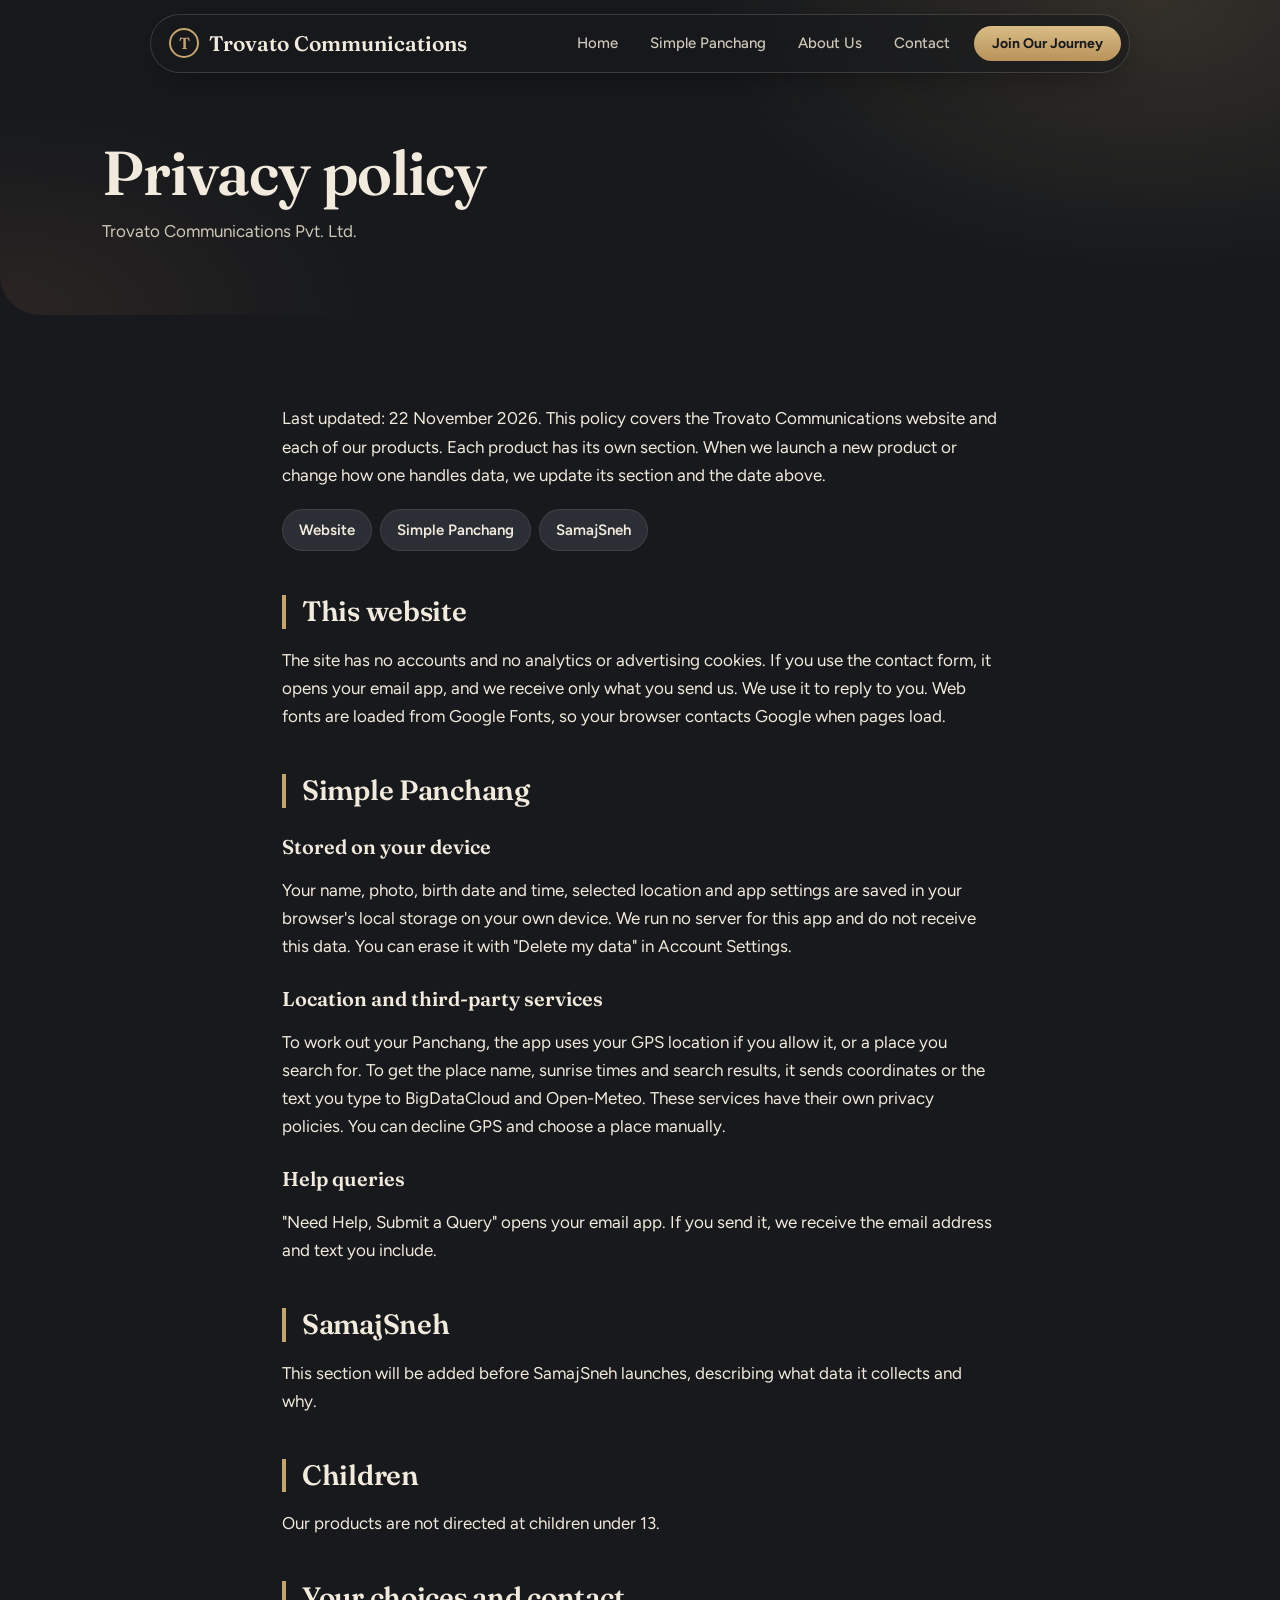
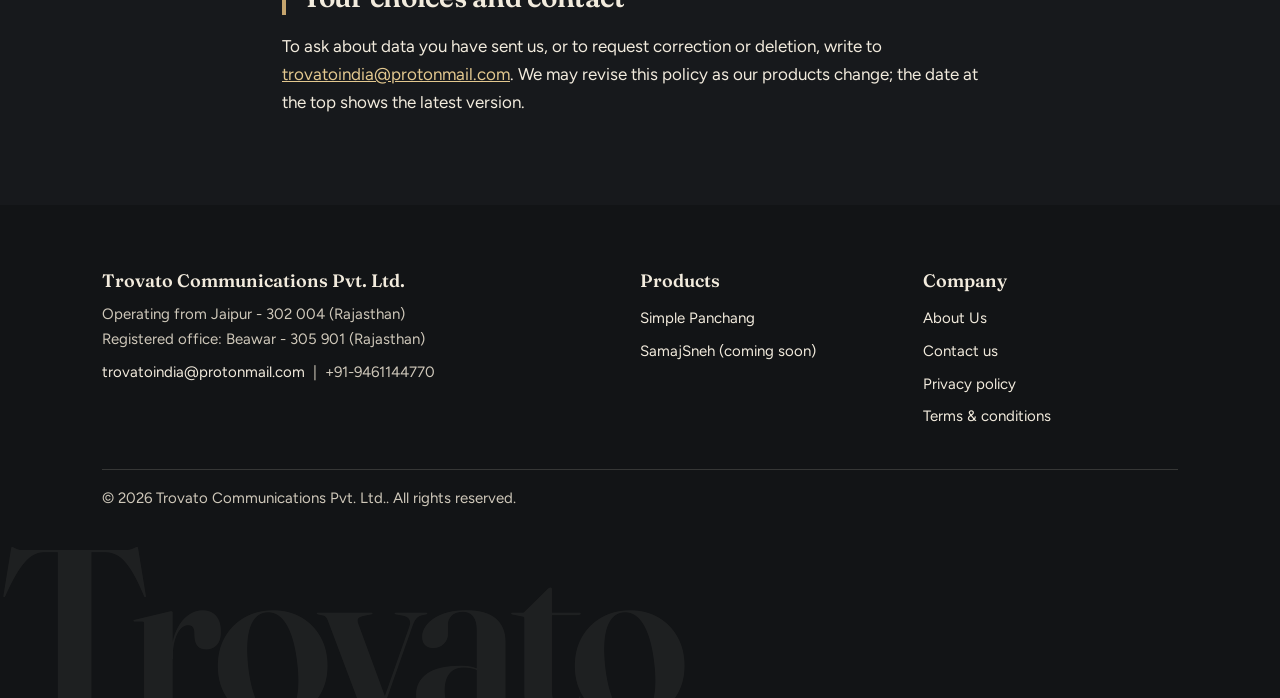
<file: privacy.html>
<!DOCTYPE html><html lang="en"><head><meta charset="utf-8"><meta name="viewport" content="width=device-width, initial-scale=1"><title>Privacy policy | Trovato Communications</title><meta name="description" content="Privacy policy for Trovato Communications and its products, Simple Panchang and SamajSneh."><link rel="icon" href="data:image/svg+xml,%3Csvg xmlns='http://www.w3.org/2000/svg' viewBox='0 0 32 32'%3E%3Ccircle cx='16' cy='16' r='16' fill='%2317191C'/%3E%3Ctext x='16' y='23' font-size='19' text-anchor='middle' fill='%23C5A46D' font-family='Georgia'%3ET%3C/text%3E%3C/svg%3E"><link rel="preconnect" href="https://fonts.googleapis.com"><link href="https://fonts.googleapis.com/css2?family=Fraunces:opsz,wght@9..144,500;9..144,600&amp;family=Figtree:wght@400;500;600;700&amp;family=Tiro+Devanagari+Hindi&amp;family=Hind:wght@400;500;600&amp;display=swap" rel="stylesheet"><link rel="stylesheet" href="site.css"></head><body>
<header class="nav"><a class="brand" href="index.html"><i>T</i>Trovato Communications</a><button class="menu" aria-expanded="false" aria-controls="nav" onclick="var n=document.getElementById('nav');var o=n.classList.toggle('open');this.setAttribute('aria-expanded',o)">Menu</button><nav id="nav" aria-label="Main"><a href="index.html">Home</a><a href="simple-panchang.html">Simple Panchang</a><a href="about.html">About Us</a><a href="contact.html">Contact</a><a class="btn sm" href="join.html">Join Our Journey</a></nav></header>
<main><div class="ph"><div class="wrap"><h1>Privacy policy</h1><p>Trovato Communications Pvt. Ltd.</p></div></div><section><div class="wrap prose"><p>Last updated: 22 November 2026. This policy covers the Trovato Communications website and each of our products. Each product has its own section. When we launch a new product or change how one handles data, we update its section and the date above.</p>
<div class="jump"><a href="#website">Website</a><a href="#simple-panchang">Simple Panchang</a><a href="#samajsneh">SamajSneh</a></div><div class="sec" id="website"><h2>This website</h2></div><p>The site has no accounts and no analytics or advertising cookies. If you use the contact form, it opens your email app, and we receive only what you send us. We use it to reply to you. Web fonts are loaded from Google Fonts, so your browser contacts Google when pages load.</p>
<div class="sec" id="simple-panchang"><h2>Simple Panchang</h2></div><h3>Stored on your device</h3><p>Your name, photo, birth date and time, selected location and app settings are saved in your browser's local storage on your own device. We run no server for this app and do not receive this data. You can erase it with "Delete my data" in Account Settings.</p>
<h3>Location and third-party services</h3><p>To work out your Panchang, the app uses your GPS location if you allow it, or a place you search for. To get the place name, sunrise times and search results, it sends coordinates or the text you type to BigDataCloud and Open-Meteo. These services have their own privacy policies. You can decline GPS and choose a place manually.</p>
<h3>Help queries</h3><p>"Need Help, Submit a Query" opens your email app. If you send it, we receive the email address and text you include.</p>
<div class="sec" id="samajsneh"><h2>SamajSneh</h2></div><p>This section will be added before SamajSneh launches, describing what data it collects and why.</p>
<div class="sec"><h2>Children</h2></div><p>Our products are not directed at children under 13.</p>
<div class="sec"><h2>Your choices and contact</h2></div><p>To ask about data you have sent us, or to request correction or deletion, write to <a href="mailto:trovatoindia@protonmail.com">trovatoindia@protonmail.com</a>. We may revise this policy as our products change; the date at the top shows the latest version.</p></div></section></main>
<footer class="site"><div class="wrap"><div class="fgrid"><div><h4>Trovato Communications Pvt. Ltd.</h4><p>Operating from Jaipur - 302 004 (Rajasthan)<br>Registered office: Beawar - 305 901 (Rajasthan)</p><p><a href="mailto:trovatoindia@protonmail.com" style="display:inline">trovatoindia@protonmail.com</a> &nbsp;|&nbsp; +91-9461144770</p></div><div><h4>Products</h4><a href="simple-panchang.html">Simple Panchang</a><a href="index.html#samajsneh">SamajSneh (coming soon)</a></div><div><h4>Company</h4><a href="about.html">About Us</a><a href="contact.html">Contact us</a><a href="privacy.html">Privacy policy</a><a href="terms.html">Terms &amp; conditions</a></div></div><div class="copy">&copy; 2026 Trovato Communications Pvt. Ltd.. All rights reserved.</div></div><div class="big" aria-hidden="true">Trovato</div></footer><script src="site.js"></script></body></html>
</file>
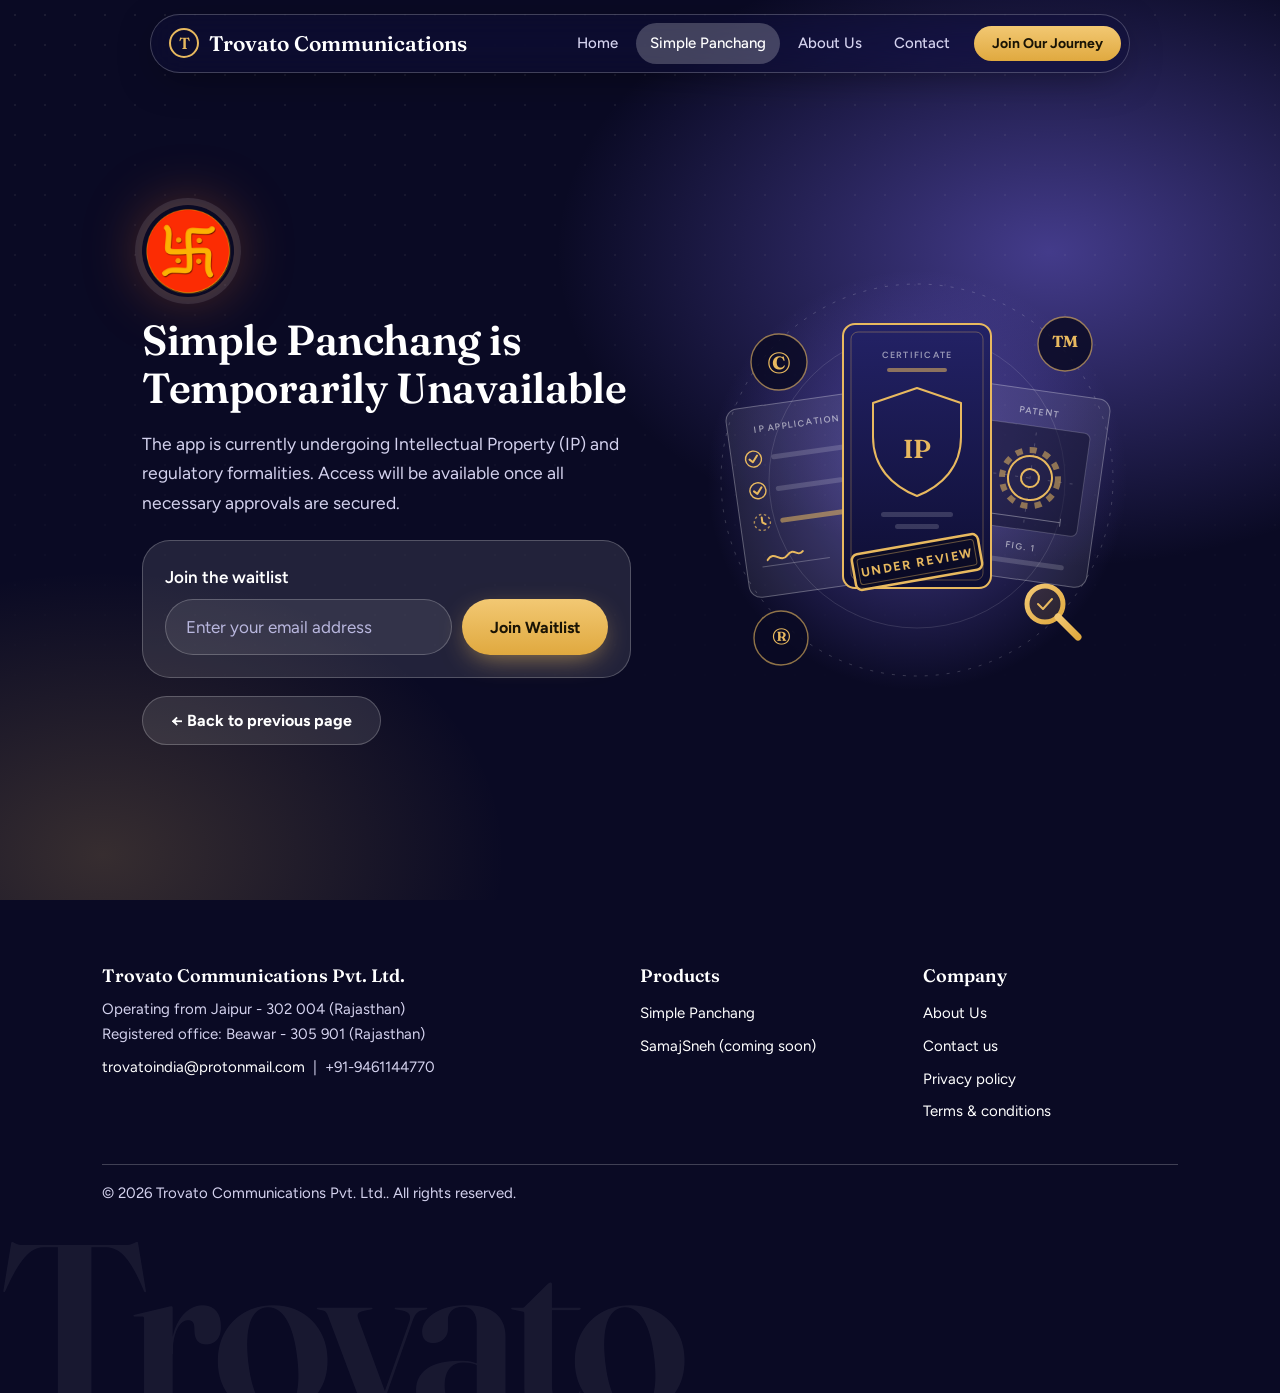
<file: simple-panchang-launch.html>
<!DOCTYPE html><html lang="en"><head><meta charset="utf-8"><meta name="viewport" content="width=device-width, initial-scale=1"><title>Simple Panchang: Temporarily Unavailable | Trovato Communications</title><meta name="description" content="Simple Panchang is temporarily unavailable while its IP protection applications are processed. Join the waitlist to be notified at launch."><link rel="icon" href="data:image/svg+xml,%3Csvg xmlns='http://www.w3.org/2000/svg' viewBox='0 0 32 32'%3E%3Ccircle cx='16' cy='16' r='16' fill='%2317191C'/%3E%3Ctext x='16' y='23' font-size='19' text-anchor='middle' fill='%23C5A46D' font-family='Georgia'%3ET%3C/text%3E%3C/svg%3E"><link rel="preconnect" href="https://fonts.googleapis.com"><link href="https://fonts.googleapis.com/css2?family=Fraunces:opsz,wght@9..144,500;9..144,600&amp;family=Figtree:wght@400;500;600;700&amp;family=Tiro+Devanagari+Hindi&amp;family=Hind:wght@400;500;600&amp;display=swap" rel="stylesheet"><link rel="stylesheet" href="site.css"><style>
.lw .hero{min-height:100vh;min-height:100svh}
.lw .tx{max-width:34em}.lw .hico{display:block}.wl .msg:empty{display:none}
.lw,.lw main{overflow-x:clip}
.lw .hero .wrap{grid-template-columns:minmax(0,1.05fr) minmax(0,.95fr);max-width:1040px;gap:clamp(24px,5vw,64px)}
.lw .hero .wrap>*{min-width:0}
.lw h1{font-size:clamp(28px,3.6vw,42px);margin:0 0 16px}
.lw .lead{margin:0 0 6px;max-width:32em;font-size:clamp(15px,1.5vw,17.5px);line-height:1.7}
.ipwrap{position:relative;width:min(100%,440px);aspect-ratio:1;margin:0 auto}
.ipart{display:block;width:100%;height:100%;overflow:visible}
.ipart .dash{fill:none;stroke:rgba(255,255,255,.18);stroke-dasharray:3 8}
.ipart .thin{fill:none;stroke:rgba(255,255,255,.12)}
.ipart .gl{fill:none;stroke:#E8B95F;stroke-width:2;stroke-linecap:round;stroke-linejoin:round}
.ipart .ln{fill:rgba(255,255,255,.16)}
.ipart .lg{fill:rgba(232,185,95,.55)}
.ipart .bd{fill:rgba(10,10,36,.85);stroke:rgba(232,185,95,.6);stroke-width:1.4}
.ipart .bt{fill:#E8B95F;font:600 26px var(--serif);text-anchor:middle}
.ipart .tiny{fill:rgba(255,255,255,.55);font:600 9px var(--sans);letter-spacing:.14em;text-anchor:middle}
.ipart .fl{animation:ipf 6s ease-in-out infinite;animation-delay:var(--d,0s)}
@keyframes ipf{50%{transform:translateY(-7px)}}
.ipart .pg{animation:ipg 3.2s ease-in-out infinite alternate}
@keyframes ipg{to{width:62px}}
@media(prefers-reduced-motion:reduce){.ipart .fl,.ipart .pg{animation:none}}
.wl{background:var(--glass);border:1px solid var(--glass-line);border-radius:var(--r-lg);padding:clamp(14px,2.4vw,22px);margin:22px 0 0;box-shadow:none;max-width:34em}
.wl label{display:block;font-weight:600;margin:0 0 8px;color:var(--on-deep)}
.wl .rw{display:flex;gap:10px;flex-wrap:wrap}
.wl input{flex:1 1 220px;width:auto;min-width:0;background:rgba(255,255,255,.08);border:1px solid var(--glass-line);color:#fff;border-radius:var(--r-pill);padding:13px 20px}
.wl input::placeholder{color:#B9B7DE}
.wl input[aria-invalid=true]{border-color:#FF9C8A}
.wl .btn{margin:0;flex:none}
.wl .msg{margin:10px 0 0;font-size:var(--fs-sm);color:#FFB4A6;min-height:1.2em}
.wl .ok{display:none}
.wl.done .rw,.wl.done label,.wl.done .msg{display:none}
.wl.done .ok{display:flex;gap:12px;align-items:flex-start;color:var(--on-deep)}
.wl .ok svg{flex:none;width:28px;height:28px;padding:5px;border-radius:50%;background:rgba(232,185,95,.18);fill:none;stroke:#E8B95F;stroke-width:2.4;stroke-linecap:round;stroke-linejoin:round}
.wl .ok p{margin:0;color:var(--on-deep)}
.lw .back{margin:18px 0 0}
@media(max-width:900px){.lw .hero .wrap>div:last-child{order:-1}.ipwrap{width:min(58vw,250px)}.lw .hero,.theme-cosmic.lw .hero{padding:104px 0 40px}.lw .hico{width:48px;height:48px;margin-bottom:12px}.lw h1{font-size:clamp(22px,6vw,30px)}.lw .lead.sm{font-size:14.5px}.wl .btn{width:100%;text-align:center}}
</style></head><body class="theme-cosmic lw">
<header class="nav"><a class="brand" href="index.html"><i>T</i>Trovato Communications</a><button class="menu" aria-expanded="false" aria-controls="nav" onclick="var n=document.getElementById('nav');var o=n.classList.toggle('open');this.setAttribute('aria-expanded',o)">Menu</button><nav id="nav" aria-label="Main"><a href="index.html">Home</a><a href="simple-panchang.html" aria-current="page">Simple Panchang</a><a href="about.html">About Us</a><a href="contact.html">Contact</a><a class="btn sm" href="join.html">Join Our Journey</a></nav></header>
<main><div class="hero"><div class="wrap"><div class="tx">
<img class="hico" src="apps/simple-panchang/favicon.png" alt="Simple Panchang icon">
<h1>Simple Panchang is Temporarily Unavailable</h1>
<p class="lead">The app is currently undergoing Intellectual Property (IP) and regulatory formalities. Access will be available once all necessary approvals are secured.</p>
<form class="wl" id="wl" novalidate aria-labelledby="wlt"><label id="wlt" for="wem">Join the waitlist</label><div class="rw"><input id="wem" name="email" type="email" inputmode="email" autocomplete="email" placeholder="Enter your email address" aria-describedby="wmsg" required><button class="btn" type="submit">Join Waitlist</button></div><p class="msg" id="wmsg" role="alert" aria-live="polite"></p><div class="ok" role="status" aria-live="polite"><svg viewBox="0 0 24 24" aria-hidden="true"><path d="M5 12.5l4.5 4.5L19 7.5"/></svg><p>Thank you! You have successfully joined the Simple Panchang waitlist. We&rsquo;ll notify you via email once the product goes live.</p></div></form>
<p class="back"><a class="btn ghost" id="back" href="simple-panchang.html">&larr; Back to previous page</a></p>
</div>
<div><div class="ipwrap" aria-hidden="true"><svg class="ipart" viewBox="0 0 440 440" focusable="false"><defs><linearGradient id="ig" x1="0" y1="0" x2="1" y2="1"><stop offset="0" stop-color="#F2C873"/><stop offset="1" stop-color="#E0A93F"/></linearGradient><linearGradient id="ip" x1="0" y1="0" x2="0" y2="1"><stop offset="0" stop-color="#232266"/><stop offset="1" stop-color="#0E0E33"/></linearGradient><radialGradient id="ih"><stop offset="0" stop-color="#7C6CF0" stop-opacity=".5"/><stop offset="1" stop-color="#7C6CF0" stop-opacity="0"/></radialGradient></defs>
<circle cx="220" cy="220" r="210" fill="url(#ih)"/><circle class="dash" cx="220" cy="220" r="196"/><circle class="thin" cx="220" cy="220" r="148"/>
<g transform="rotate(-8 110 235)"><rect x="40" y="140" width="140" height="190" rx="12" fill="rgba(255,255,255,.07)" stroke="rgba(255,255,255,.3)"/><text class="tiny" x="110" y="166">IP APPLICATION</text>
<circle cx="62" cy="192" r="8" fill="none" stroke="#E8B95F" stroke-width="1.4"/><path class="gl" d="M58 192l3 3 5-6" stroke-width="1.6"/><rect class="ln" x="80" y="190" width="82" height="5" rx="2.5"/>
<circle cx="62" cy="224" r="8" fill="none" stroke="#E8B95F" stroke-width="1.4"/><path class="gl" d="M58 224l3 3 5-6" stroke-width="1.6"/><rect class="ln" x="80" y="222" width="68" height="5" rx="2.5"/>
<circle cx="62" cy="256" r="8" fill="none" stroke="rgba(232,185,95,.7)" stroke-width="1.4" stroke-dasharray="2.5 2.5"/><path class="gl" d="M62 251v5l3 2" stroke-width="1.4"/><rect class="lg" x="80" y="254" width="76" height="5" rx="2.5"/>
<path d="M56 300h68" stroke="rgba(255,255,255,.25)"/><path class="gl" d="M62 294c8-10 12 6 20-2s10 4 16-2" stroke-width="1.4"/></g>
<g transform="rotate(8 332 225)"><rect x="262" y="130" width="140" height="190" rx="12" fill="rgba(255,255,255,.07)" stroke="rgba(255,255,255,.3)"/><text class="tiny" x="332" y="154">PATENT</text>
<rect x="278" y="166" width="108" height="104" rx="6" fill="rgba(10,10,36,.5)" stroke="rgba(255,255,255,.18)"/>
<path class="dash" d="M332 172v92M284 218h96"/><circle cx="332" cy="218" r="28" fill="none" stroke="#E8B95F" stroke-width="6" stroke-dasharray="7 7.17" opacity=".55"/><circle class="gl" cx="332" cy="218" r="22" stroke-width="1.6"/><circle class="gl" cx="332" cy="218" r="9" stroke-width="1.6"/>
<path d="M296 258h72M296 254v8M368 254v8" stroke="rgba(255,255,255,.35)"/><text class="tiny" x="332" y="290">FIG. 1</text><rect class="ln" x="286" y="300" width="92" height="5" rx="2.5"/></g>
<rect x="146" y="64" width="148" height="264" rx="12" fill="url(#ip)" stroke="#E8B95F" stroke-width="2"/><rect x="154" y="72" width="132" height="248" rx="7" fill="none" stroke="rgba(232,185,95,.35)"/>
<text class="tiny" x="220" y="98">CERTIFICATE</text><rect class="lg" x="190" y="108" width="60" height="4" rx="2"/>
<path class="gl" fill="rgba(232,185,95,.12)" d="M220 128l44 15v34c0 30-19 49-44 59-25-10-44-29-44-59v-34z"/><text class="bt" x="220" y="198">IP</text>
<rect class="ln" x="184" y="252" width="72" height="5" rx="2.5"/><rect class="ln" x="198" y="264" width="44" height="5" rx="2.5"/>
<g transform="rotate(-10 220 302)"><rect x="156" y="284" width="128" height="36" rx="6" fill="rgba(10,10,36,.9)" stroke="#E8B95F" stroke-width="2.5"/><rect x="161" y="289" width="118" height="26" rx="3" fill="none" stroke="rgba(232,185,95,.4)"/><text x="220" y="307" text-anchor="middle" fill="#E8B95F" style="font:700 12.5px var(--sans);letter-spacing:.14em">UNDER REVIEW</text></g>
<g class="fl" style="--d:0s"><circle class="bd" cx="82" cy="102" r="28"/><text class="bt" x="82" y="112">©</text></g>
<g class="fl" style="--d:1.4s"><circle class="bd" cx="368" cy="84" r="27"/><text class="bt" x="368" y="94">™</text></g>
<g class="fl" style="--d:2.6s"><circle class="bd" cx="84" cy="378" r="27"/><text class="bt" x="84" y="388">®</text></g>
<g class="fl" style="--d:.8s"><circle cx="348" cy="344" r="18" fill="rgba(232,185,95,.14)" stroke="url(#ig)" stroke-width="5"/><path d="M361 357l20 20" stroke="url(#ig)" stroke-width="7" stroke-linecap="round"/><path class="gl" d="M341 344l5 5 9-10" stroke-width="2.4"/></g>
</svg></div></div></div></div></main>
<footer class="site"><div class="wrap"><div class="fgrid"><div><h4>Trovato Communications Pvt. Ltd.</h4><p>Operating from Jaipur - 302 004 (Rajasthan)<br>Registered office: Beawar - 305 901 (Rajasthan)</p><p><a href="mailto:trovatoindia@protonmail.com" style="display:inline">trovatoindia@protonmail.com</a> &nbsp;|&nbsp; +91-9461144770</p></div><div><h4>Products</h4><a href="simple-panchang.html">Simple Panchang</a><a href="index.html#samajsneh">SamajSneh (coming soon)</a></div><div><h4>Company</h4><a href="about.html">About Us</a><a href="contact.html">Contact us</a><a href="privacy.html">Privacy policy</a><a href="terms.html">Terms &amp; conditions</a></div></div><div class="copy">&copy; 2026 Trovato Communications Pvt. Ltd.. All rights reserved.</div></div><div class="big" aria-hidden="true">Trovato</div></footer><script src="site.js"></script><script>
(function(){var f=document.getElementById('wl'),i=document.getElementById('wem'),m=document.getElementById('wmsg');
f.addEventListener('submit',function(e){e.preventDefault();var v=i.value.trim();
if(!/^[^\s@]+@[^\s@]+\.[^\s@]{2,}$/.test(v)){i.setAttribute('aria-invalid','true');m.textContent=v?'Please enter a valid email address.':'Please enter your email address.';i.focus();return}
i.removeAttribute('aria-invalid');m.textContent='';i.value='';f.classList.add('done')});
i.addEventListener('input',function(){i.removeAttribute('aria-invalid');m.textContent=''});
document.getElementById('back').addEventListener('click',function(e){if(history.length>1&&document.referrer){e.preventDefault();history.back()}});
})();
</script></body></html>
</file>
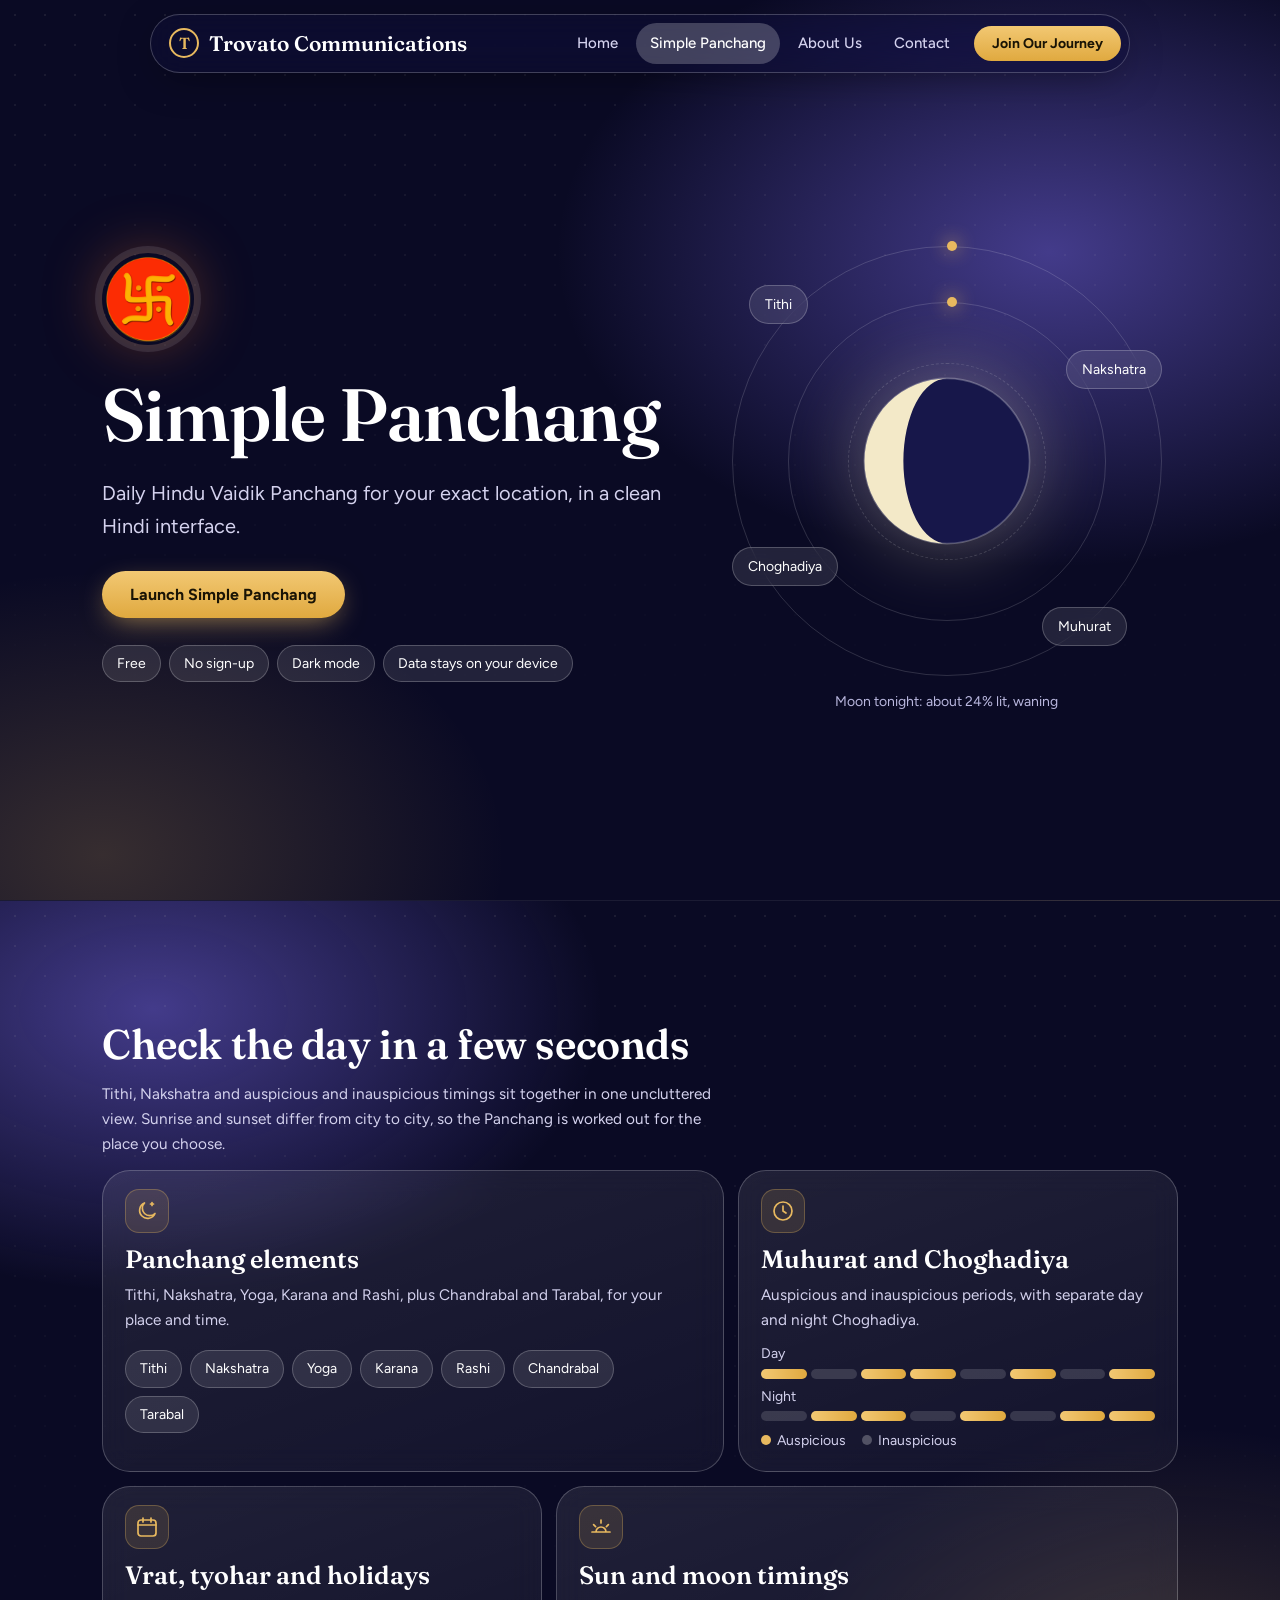
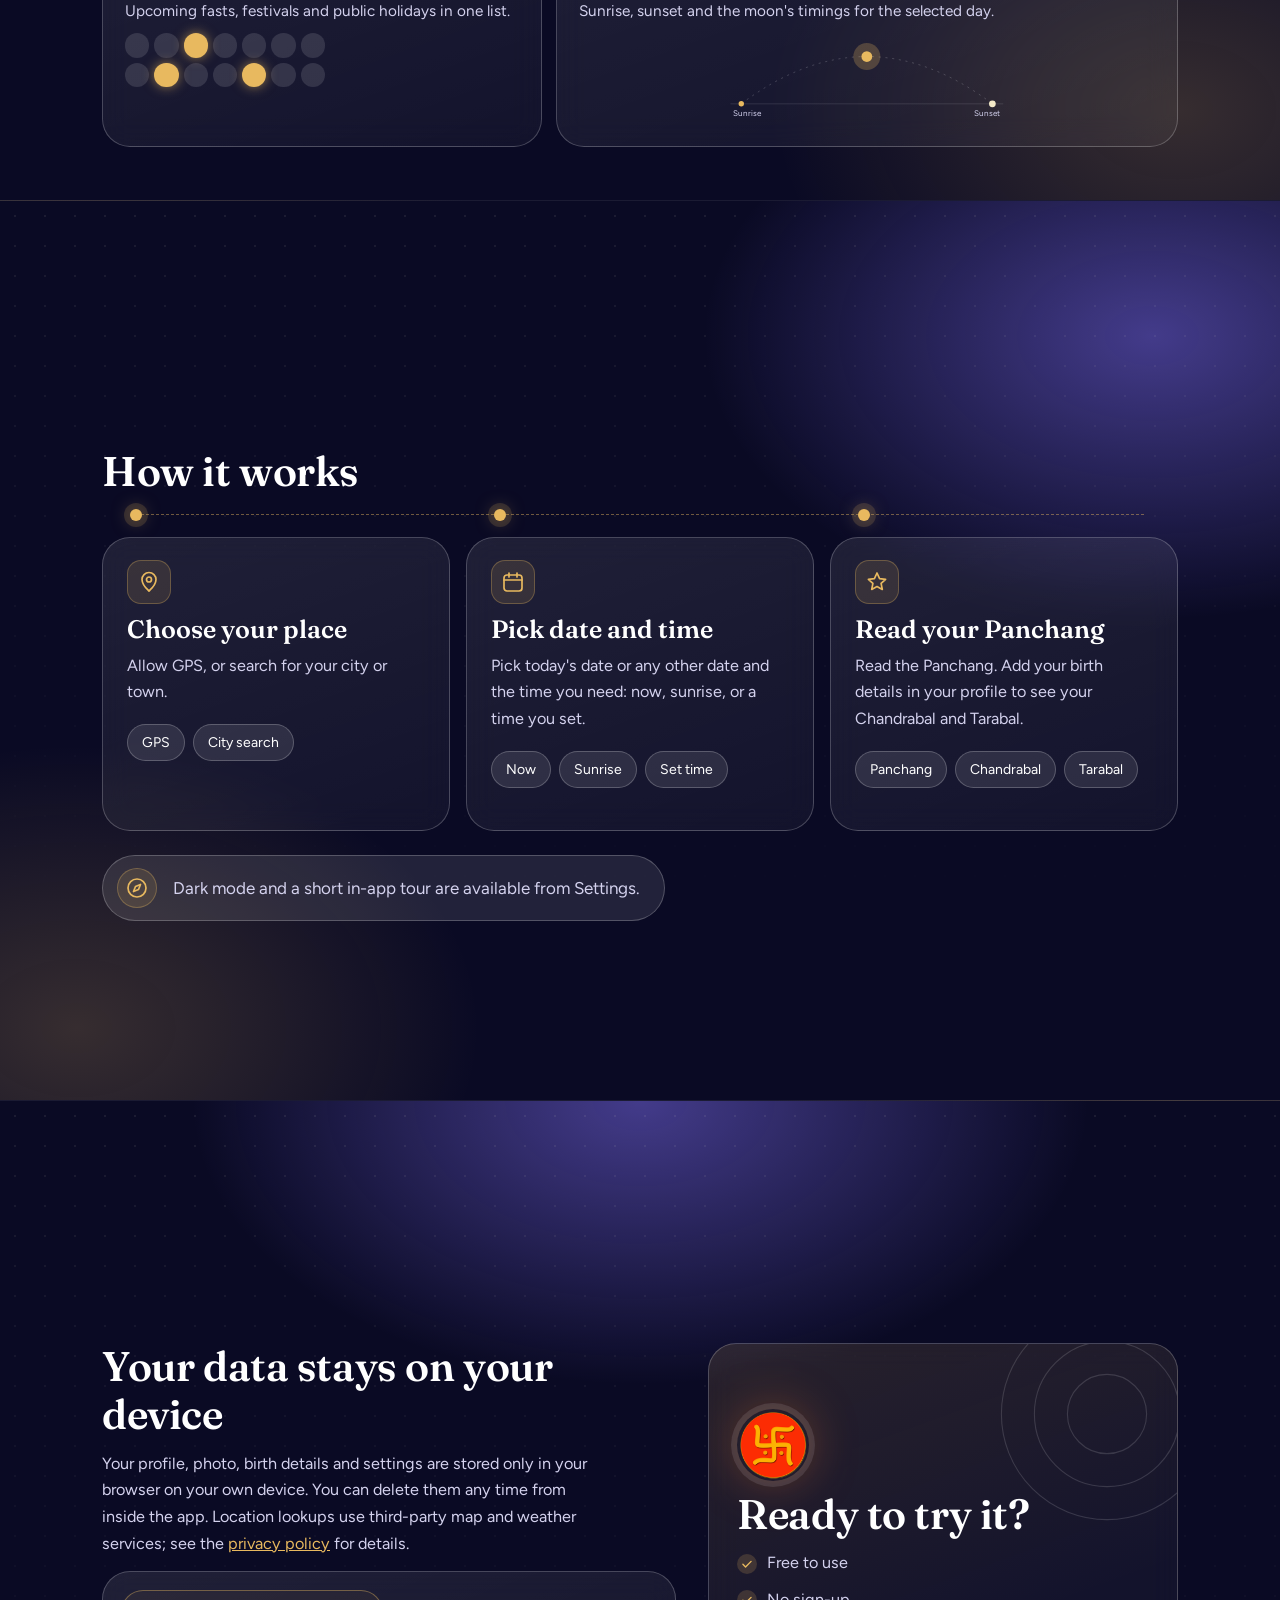
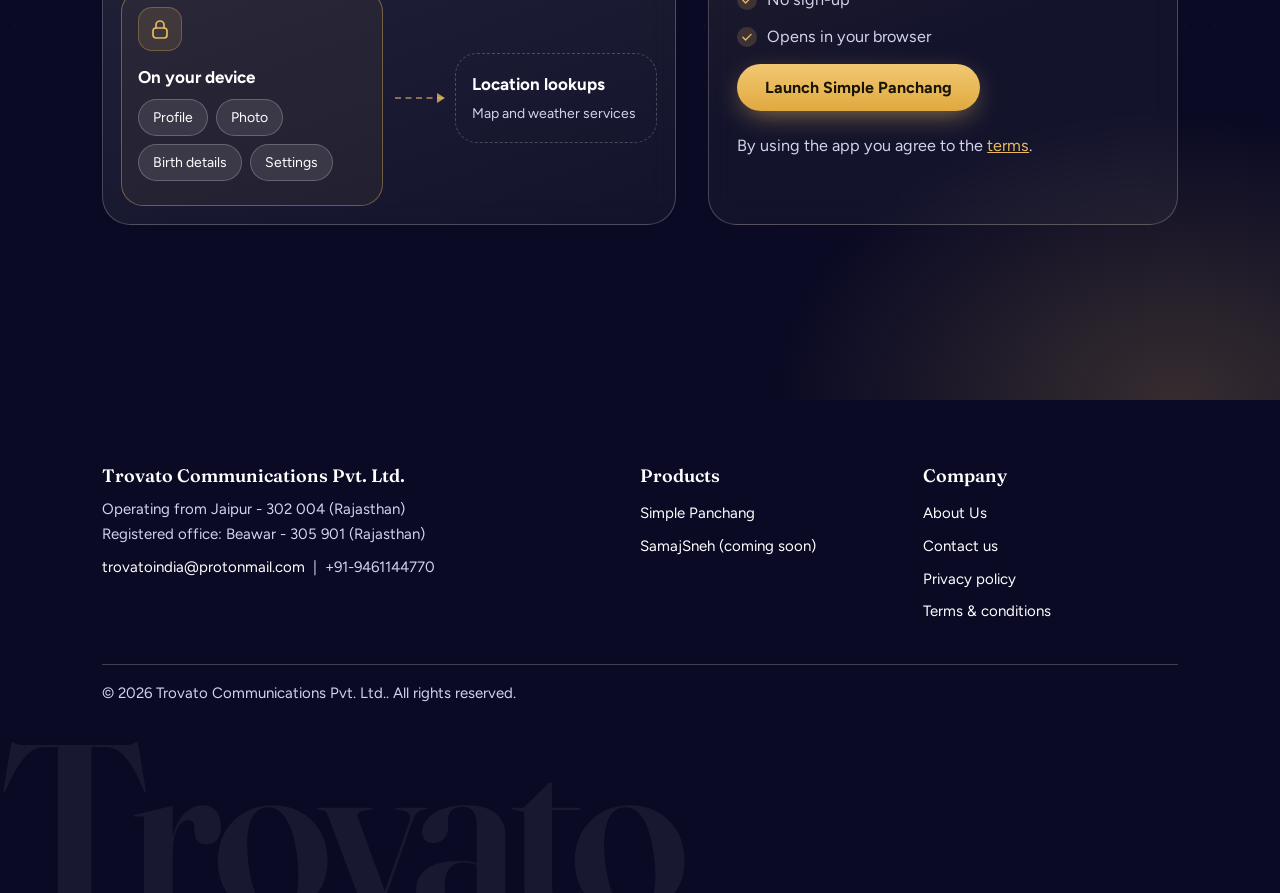
<file: simple-panchang.html>
<!DOCTYPE html><html lang="en" class="spsnap"><head><meta charset="utf-8"><meta name="viewport" content="width=device-width, initial-scale=1"><title>Simple Panchang | Trovato Communications</title><meta name="description" content="Simple Panchang shows daily Hindu Vaidik Panchang for your location: Tithi, Nakshatra, Choghadiya, Muhurat and festivals."><link rel="icon" href="data:image/svg+xml,%3Csvg xmlns='http://www.w3.org/2000/svg' viewBox='0 0 32 32'%3E%3Ccircle cx='16' cy='16' r='16' fill='%2317191C'/%3E%3Ctext x='16' y='23' font-size='19' text-anchor='middle' fill='%23C5A46D' font-family='Georgia'%3ET%3C/text%3E%3C/svg%3E"><link rel="preconnect" href="https://fonts.googleapis.com"><link href="https://fonts.googleapis.com/css2?family=Fraunces:opsz,wght@9..144,500;9..144,600&amp;family=Figtree:wght@400;500;600;700&amp;family=Tiro+Devanagari+Hindi&amp;family=Hind:wght@400;500;600&amp;display=swap" rel="stylesheet"><link rel="stylesheet" href="site.css"></head><body class="theme-cosmic">
<header class="nav"><a class="brand" href="index.html"><i>T</i>Trovato Communications</a><button class="menu" aria-expanded="false" aria-controls="nav" onclick="var n=document.getElementById('nav');var o=n.classList.toggle('open');this.setAttribute('aria-expanded',o)">Menu</button><nav id="nav" aria-label="Main"><a href="index.html">Home</a><a href="simple-panchang.html" aria-current="page">Simple Panchang</a><a href="about.html">About Us</a><a href="contact.html">Contact</a><a class="btn sm" href="join.html">Join Our Journey</a></nav></header>
<main><div class="hero"><div class="wrap"><div><img class="hico" src="apps/simple-panchang/favicon.png" alt="Simple Panchang icon"><h1>Simple Panchang</h1><p class="lead">Daily Hindu Vaidik Panchang for your exact location, in a clean Hindi interface.</p><p><a class="btn" href="simple-panchang-launch.html">Launch Simple Panchang</a></p><p><span class="chip">Free</span><span class="chip">No sign-up</span><span class="chip">Dark mode</span><span class="chip">Data stays on your device</span></p></div>
<div><div class="orbit" aria-hidden="true"><div class="ring"></div><div class="ring r2"></div><div class="ring r3"></div><div class="spin"><i></i></div><div class="spin s2"><i></i></div><svg class="moon" viewBox="0 0 100 100"><circle cx="50" cy="50" r="48" fill="#17174A" stroke="rgba(255,255,255,.25)"/><path id="lit" fill="#F3E9C8"/></svg><span class="tag tg1">Tithi</span><span class="tag tg2">Nakshatra</span><span class="tag tg3">Choghadiya</span><span class="tag tg4">Muhurat</span></div><p class="mooncap" id="moonTxt"></p></div></div></div><section id="features" class="sp-sec sp-2"><div class="wrap"><div class="sp-head"><h2>Check the day in a few seconds</h2><p class="lead">Tithi, Nakshatra and auspicious and inauspicious timings sit together in one uncluttered view. Sunrise and sunset differ from city to city, so the Panchang is worked out for the place you choose.</p></div><div class="sp-grid"><input class="vh" type="radio" name="spf" id="f1" checked><input class="vh" type="radio" name="spf" id="f2"><input class="vh" type="radio" name="spf" id="f3"><input class="vh" type="radio" name="spf" id="f4"><div class="ftabs" role="presentation"><label for="f1">Panchang</label><label for="f2">Muhurat</label><label for="f3">Vrat &amp; tyohar</label><label for="f4">Sun &amp; moon</label></div><article class="gc g7"><span class="ic"><svg viewBox="0 0 24 24" aria-hidden="true"><path d="M20 14.5A8 8 0 1 1 9.5 4a6.5 6.5 0 0 0 10.5 10.5z"/><path d="M17 3.5v3M15.5 5h3"/></svg></span><h3>Panchang elements</h3><p>Tithi, Nakshatra, Yoga, Karana and Rashi, plus Chandrabal and Tarabal, for your place and time.</p><div class="chips"><span>Tithi</span><span>Nakshatra</span><span>Yoga</span><span>Karana</span><span>Rashi</span><span>Chandrabal</span><span>Tarabal</span></div></article><article class="gc g5"><span class="ic"><svg viewBox="0 0 24 24" aria-hidden="true"><circle cx="12" cy="12" r="9"/><path d="M12 7v5l3 2"/></svg></span><h3>Muhurat and Choghadiya</h3><p>Auspicious and inauspicious periods, with separate day and night Choghadiya.</p><div class="strips"><small>Day</small><div class="strip"><i class="g"></i><i></i><i class="g"></i><i class="g"></i><i></i><i class="g"></i><i></i><i class="g"></i></div><small>Night</small><div class="strip"><i></i><i class="g"></i><i class="g"></i><i></i><i class="g"></i><i></i><i class="g"></i><i class="g"></i></div></div><div class="legend"><span><b class="g"></b>Auspicious</span><span><b></b>Inauspicious</span></div></article><article class="gc g5"><span class="ic"><svg viewBox="0 0 24 24" aria-hidden="true"><rect x="3" y="5" width="18" height="16" rx="3"/><path d="M8 3v4M16 3v4M3 10h18"/></svg></span><h3>Vrat, tyohar and holidays</h3><p>Upcoming fasts, festivals and public holidays in one list.</p><div class="cal" aria-hidden="true"><i></i><i></i><i class="g"></i><i></i><i></i><i></i><i></i><i></i><i class="g"></i><i></i><i></i><i class="g"></i><i></i><i></i></div></article><article class="gc g7"><span class="ic"><svg viewBox="0 0 24 24" aria-hidden="true"><path d="M7 17a5 5 0 0 1 10 0M3 17h18M12 5v3M4.6 9.6l2 2M19.4 9.6l-2 2"/></svg></span><h3>Sun and moon timings</h3><p>Sunrise, sunset and the moon's timings for the selected day.</p><svg class="sunpath" viewBox="0 0 420 120" aria-hidden="true"><path d="M24 96Q210 -44 396 96" fill="none" stroke="rgba(255,255,255,.28)" stroke-dasharray="3 7"/><path d="M8 96H412" stroke="rgba(255,255,255,.16)"/><circle class="sunhalo" cx="210" cy="26" r="20" fill="#E8B95F" opacity=".25"/><circle cx="210" cy="26" r="8" fill="#E8B95F"/><circle cx="24" cy="96" r="4" fill="#E8B95F"/><circle cx="396" cy="96" r="5" fill="#F3E9C8"/><text x="32" y="114" text-anchor="middle">Sunrise</text><text x="388" y="114" text-anchor="middle">Sunset</text></svg></article></div></div></section><section class="sp-sec sp-3"><div class="wrap"><div class="sp-head"><h2>How it works</h2></div><div class="track" aria-hidden="true"><b></b><b></b><b></b></div><div class="sp-steps"><article class="gc st"><span class="ic"><svg viewBox="0 0 24 24" aria-hidden="true"><path d="M12 21s7-6.2 7-11.5a7 7 0 1 0-14 0C5 14.8 12 21 12 21z"/><circle cx="12" cy="9.5" r="2.5"/></svg></span><h3>Choose your place</h3><p>Allow GPS, or search for your city or town.</p><div class="chips"><span>GPS</span><span>City search</span></div></article><article class="gc st"><span class="ic"><svg viewBox="0 0 24 24" aria-hidden="true"><rect x="3" y="5" width="18" height="16" rx="3"/><path d="M8 3v4M16 3v4M3 10h18"/></svg></span><h3>Pick date and time</h3><p>Pick today's date or any other date and the time you need: now, sunrise, or a time you set.</p><div class="chips"><span>Now</span><span>Sunrise</span><span>Set time</span></div></article><article class="gc st"><span class="ic"><svg viewBox="0 0 24 24" aria-hidden="true"><path d="M12 3l2.6 5.6 6 .7-4.5 4.1 1.2 6L12 16.5 6.7 19.4l1.2-6L3.4 9.3l6-.7z"/></svg></span><h3>Read your Panchang</h3><p>Read the Panchang. Add your birth details in your profile to see your Chandrabal and Tarabal.</p><div class="chips"><span>Panchang</span><span>Chandrabal</span><span>Tarabal</span></div></article></div><div class="notebar"><span class="ic"><svg viewBox="0 0 24 24" aria-hidden="true"><circle cx="12" cy="12" r="9"/><path d="M15.5 8.5l-2 5-5 2 2-5z"/></svg></span><p>Dark mode and a short in-app tour are available from Settings.</p></div></div></section><section class="sp-sec sp-4"><div class="wrap"><div class="split2"><div><h2>Your data stays on your device</h2><p class="lead">Your profile, photo, birth details and settings are stored only in your browser on your own device. You can delete them any time from inside the app. Location lookups use third-party map and weather services; see the <a href="privacy.html#simple-panchang">privacy policy</a> for details.</p><div class="gc flow"><div class="dev"><span class="ic"><svg viewBox="0 0 24 24" aria-hidden="true"><rect x="5" y="11" width="14" height="10" rx="3"/><path d="M8 11V8a4 4 0 0 1 8 0v3"/></svg></span><strong>On your device</strong><div class="chips"><span>Profile</span><span>Photo</span><span>Birth details</span><span>Settings</span></div></div><div class="link" aria-hidden="true"></div><div class="ext"><strong>Location lookups</strong><small>Map and weather services</small></div></div></div><div class="gc cta2"><svg class="rings" viewBox="0 0 200 200" aria-hidden="true"><circle cx="100" cy="100" r="96"/><circle cx="100" cy="100" r="66"/><circle cx="100" cy="100" r="36"/><circle class="dot" cx="100" cy="4" r="4"/></svg><img class="hico2" src="apps/simple-panchang/favicon.png" alt="Simple Panchang icon"><h2>Ready to try it?</h2><ul class="ticks"><li><svg viewBox="0 0 24 24" aria-hidden="true"><path d="M5 12.5l4.5 4.5L19 7.5"/></svg>Free to use</li><li><svg viewBox="0 0 24 24" aria-hidden="true"><path d="M5 12.5l4.5 4.5L19 7.5"/></svg>No sign-up</li><li><svg viewBox="0 0 24 24" aria-hidden="true"><path d="M5 12.5l4.5 4.5L19 7.5"/></svg>Opens in your browser</li></ul><p><a class="btn" href="simple-panchang-launch.html">Launch Simple Panchang</a></p><p class="fine">By using the app you agree to the <a href="terms.html#simple-panchang">terms</a>.</p></div></div></div></section></main>
<footer class="site"><div class="wrap"><div class="fgrid"><div><h4>Trovato Communications Pvt. Ltd.</h4><p>Operating from Jaipur - 302 004 (Rajasthan)<br>Registered office: Beawar - 305 901 (Rajasthan)</p><p><a href="mailto:trovatoindia@protonmail.com" style="display:inline">trovatoindia@protonmail.com</a> &nbsp;|&nbsp; +91-9461144770</p></div><div><h4>Products</h4><a href="simple-panchang.html">Simple Panchang</a><a href="index.html#samajsneh">SamajSneh (coming soon)</a></div><div><h4>Company</h4><a href="about.html">About Us</a><a href="contact.html">Contact us</a><a href="privacy.html">Privacy policy</a><a href="terms.html">Terms &amp; conditions</a></div></div><div class="copy">&copy; 2026 Trovato Communications Pvt. Ltd.. All rights reserved.</div></div><div class="big" aria-hidden="true">Trovato</div></footer><script src="site.js"></script></body></html>
</file>
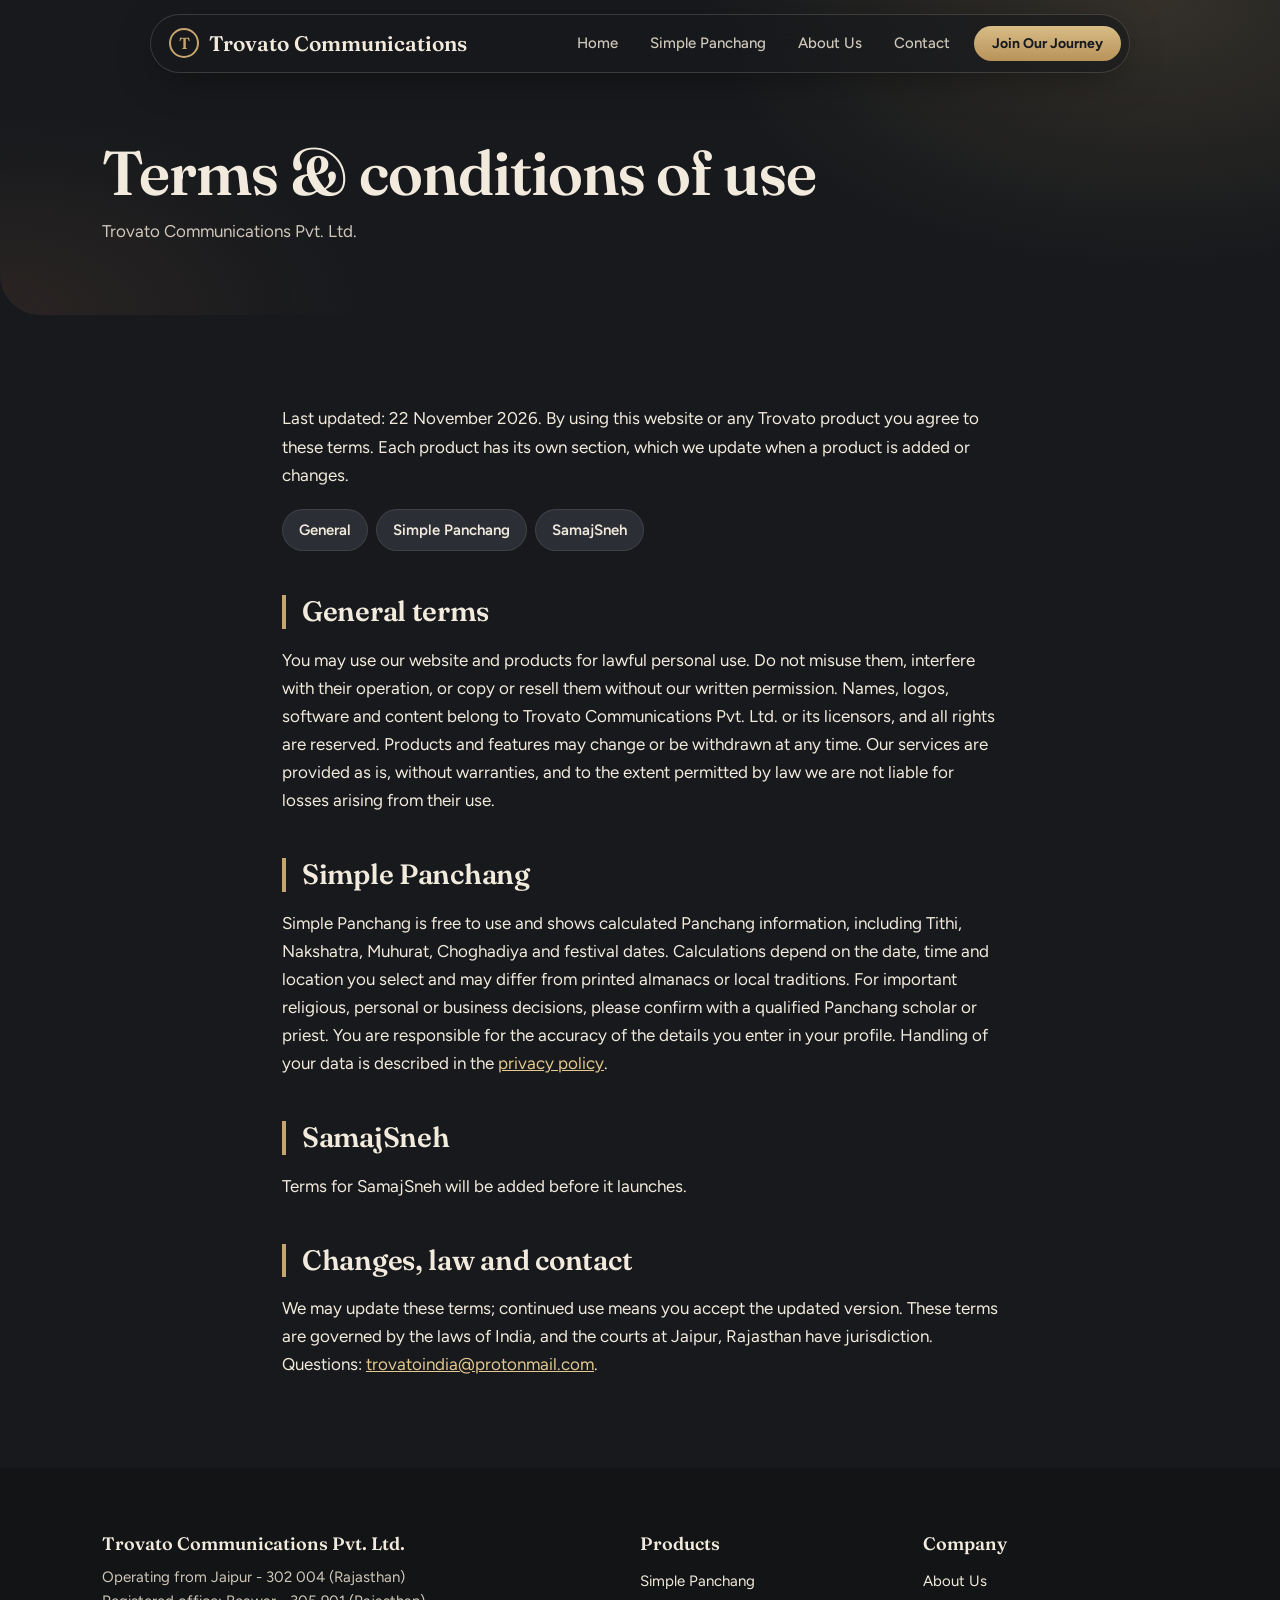
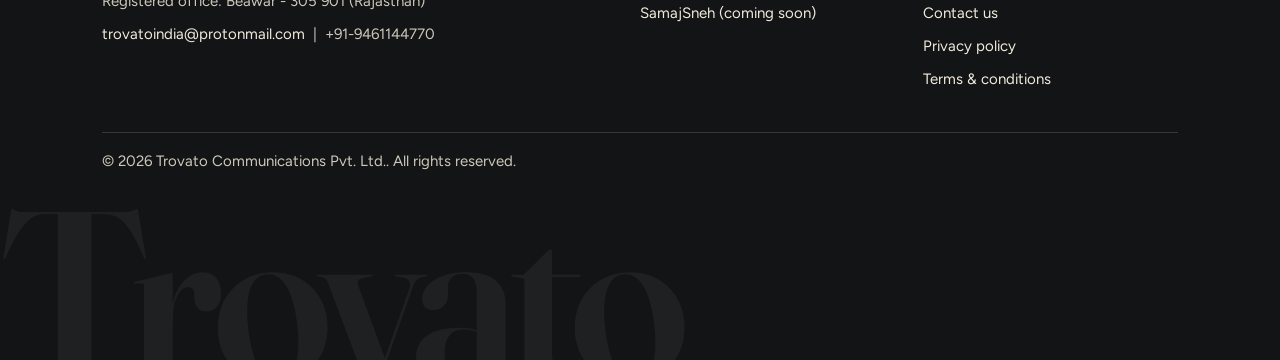
<file: terms.html>
<!DOCTYPE html><html lang="en"><head><meta charset="utf-8"><meta name="viewport" content="width=device-width, initial-scale=1"><title>Terms and conditions | Trovato Communications</title><meta name="description" content="Terms and conditions of use for Trovato Communications and its products."><link rel="icon" href="data:image/svg+xml,%3Csvg xmlns='http://www.w3.org/2000/svg' viewBox='0 0 32 32'%3E%3Ccircle cx='16' cy='16' r='16' fill='%2317191C'/%3E%3Ctext x='16' y='23' font-size='19' text-anchor='middle' fill='%23C5A46D' font-family='Georgia'%3ET%3C/text%3E%3C/svg%3E"><link rel="preconnect" href="https://fonts.googleapis.com"><link href="https://fonts.googleapis.com/css2?family=Fraunces:opsz,wght@9..144,500;9..144,600&amp;family=Figtree:wght@400;500;600;700&amp;family=Tiro+Devanagari+Hindi&amp;family=Hind:wght@400;500;600&amp;display=swap" rel="stylesheet"><link rel="stylesheet" href="site.css"></head><body>
<header class="nav"><a class="brand" href="index.html"><i>T</i>Trovato Communications</a><button class="menu" aria-expanded="false" aria-controls="nav" onclick="var n=document.getElementById('nav');var o=n.classList.toggle('open');this.setAttribute('aria-expanded',o)">Menu</button><nav id="nav" aria-label="Main"><a href="index.html">Home</a><a href="simple-panchang.html">Simple Panchang</a><a href="about.html">About Us</a><a href="contact.html">Contact</a><a class="btn sm" href="join.html">Join Our Journey</a></nav></header>
<main><div class="ph"><div class="wrap"><h1>Terms &amp; conditions of use</h1><p>Trovato Communications Pvt. Ltd.</p></div></div><section><div class="wrap prose"><p>Last updated: 22 November 2026. By using this website or any Trovato product you agree to these terms. Each product has its own section, which we update when a product is added or changes.</p>
<div class="jump"><a href="#general">General</a><a href="#simple-panchang">Simple Panchang</a><a href="#samajsneh">SamajSneh</a></div><div class="sec" id="general"><h2>General terms</h2></div><p>You may use our website and products for lawful personal use. Do not misuse them, interfere with their operation, or copy or resell them without our written permission. Names, logos, software and content belong to Trovato Communications Pvt. Ltd. or its licensors, and all rights are reserved. Products and features may change or be withdrawn at any time. Our services are provided as is, without warranties, and to the extent permitted by law we are not liable for losses arising from their use.</p>
<div class="sec" id="simple-panchang"><h2>Simple Panchang</h2></div><p>Simple Panchang is free to use and shows calculated Panchang information, including Tithi, Nakshatra, Muhurat, Choghadiya and festival dates. Calculations depend on the date, time and location you select and may differ from printed almanacs or local traditions. For important religious, personal or business decisions, please confirm with a qualified Panchang scholar or priest. You are responsible for the accuracy of the details you enter in your profile. Handling of your data is described in the <a href="privacy.html#simple-panchang">privacy policy</a>.</p>
<div class="sec" id="samajsneh"><h2>SamajSneh</h2></div><p>Terms for SamajSneh will be added before it launches.</p>
<div class="sec"><h2>Changes, law and contact</h2></div><p>We may update these terms; continued use means you accept the updated version. These terms are governed by the laws of India, and the courts at Jaipur, Rajasthan have jurisdiction. Questions: <a href="mailto:trovatoindia@protonmail.com">trovatoindia@protonmail.com</a>.</p></div></section></main>
<footer class="site"><div class="wrap"><div class="fgrid"><div><h4>Trovato Communications Pvt. Ltd.</h4><p>Operating from Jaipur - 302 004 (Rajasthan)<br>Registered office: Beawar - 305 901 (Rajasthan)</p><p><a href="mailto:trovatoindia@protonmail.com" style="display:inline">trovatoindia@protonmail.com</a> &nbsp;|&nbsp; +91-9461144770</p></div><div><h4>Products</h4><a href="simple-panchang.html">Simple Panchang</a><a href="index.html#samajsneh">SamajSneh (coming soon)</a></div><div><h4>Company</h4><a href="about.html">About Us</a><a href="contact.html">Contact us</a><a href="privacy.html">Privacy policy</a><a href="terms.html">Terms &amp; conditions</a></div></div><div class="copy">&copy; 2026 Trovato Communications Pvt. Ltd.. All rights reserved.</div></div><div class="big" aria-hidden="true">Trovato</div></footer><script src="site.js"></script></body></html>
</file>
<file: site.css>
/* ===== DESIGN TOKENS: Trovato "Heritage" system (company) + "Cosmic" theme (Simple Panchang) ===== */
:root{
--serif:'Fraunces','Tiro Devanagari Hindi',Georgia,serif;--sans:'Figtree','Hind',system-ui,sans-serif;
--fs-body:17px;--fs-sm:14px;--fs-lead:clamp(17px,2vw,20px);--fs-h1:clamp(38px,6.2vw,74px);--fs-h2:clamp(28px,4vw,42px);--fs-h3:clamp(26px,3.4vw,38px);--fs-h4:20px;--lh:1.65;
--s1:4px;--s2:8px;--s3:12px;--s4:16px;--s5:24px;--s6:32px;--s7:48px;--s8:72px;
--r-sm:14px;--r-md:22px;--r-lg:28px;--r-xl:40px;--r-pill:999px;
--ease:cubic-bezier(.2,.7,.2,1);--t-fast:.2s;--t-med:.35s;
--ink-900:#17191C;--ink-800:#22252A;--ink-700:#2B2F35;--graphite:#343941;--ivory:#F2EBDD;--beige:#AAA49A;--gold:#C5A46D;--gold-hi:#E3C88F;--copper:#B97A57}
body{--bg:var(--ink-900);--bg-2:var(--ink-800);--surface:var(--ink-700);--line:rgba(242,235,221,.1);--line-2:rgba(242,235,221,.2);
--text:var(--ivory);--text-2:#CFC8BA;--muted:var(--beige);--link:var(--gold-hi);--accent:var(--gold);--accent-2:var(--copper);--on-accent:#17191C;--focus:var(--gold-hi);
--btn-a:#D9BC86;--btn-b:#B8935A;--btn-glow:rgba(197,164,109,.45);
--deep:#121416;--hero-base:var(--ink-900);--glow-a:rgba(197,164,109,.17);--glow-b:rgba(185,122,87,.12);
--on-deep:var(--ivory);--on-deep-2:#CFC8BA;--glass:rgba(242,235,221,.06);--glass-line:rgba(242,235,221,.16);--nav-bg:rgba(23,25,28,.62);--field:#1B1E22;--spot:rgba(197,164,109,.13);
--grad-feature:radial-gradient(70% 90% at 100% 0,rgba(197,164,109,.22),transparent 70%),linear-gradient(150deg,#2B2F35,#262A30);
--grad-cta:radial-gradient(60% 100% at 100% 0,rgba(197,164,109,.28),transparent 70%),var(--deep);
--sh-1:0 1px 0 rgba(242,235,221,.04) inset,0 10px 30px -18px rgba(0,0,0,.7);--sh-2:0 24px 50px -28px rgba(0,0,0,.85)}
body.theme-cosmic{--bg:#F5F4FB;--bg-2:#ECEAF8;--surface:#fff;--line:rgba(20,21,43,.1);--line-2:rgba(20,21,43,.18);--text:#14152B;--text-2:#5D6079;--muted:#5D6079;--link:#3F3C9A;--accent:#E8B95F;--accent-2:#7C6CF0;--on-accent:#1a1405;--focus:#E8B95F;
--btn-a:#F2C873;--btn-b:#E0A93F;--btn-glow:rgba(232,185,95,.7);--deep:#0A0A24;--hero-base:#0A0A24;--glow-a:rgba(124,108,240,.5);--glow-b:rgba(232,185,95,.2);
--on-deep:#fff;--on-deep-2:#D4D2EE;--glass:rgba(255,255,255,.1);--glass-line:rgba(255,255,255,.22);--nav-bg:rgba(16,16,48,.55);--field:#FBFBFE;--spot:rgba(124,108,240,.12);
--grad-feature:linear-gradient(150deg,#1D1C50,#3F3C9A 70%,#5B4FC4);--grad-cta:radial-gradient(60% 90% at 90% 0,rgba(124,108,240,.55),transparent 70%),var(--deep);--sh-1:none;--sh-2:0 22px 40px -24px rgba(34,30,100,.35)}
body{--grad-hero:radial-gradient(55% 50% at 82% 28%,var(--glow-a),transparent 70%),radial-gradient(45% 45% at 8% 95%,var(--glow-b),transparent 70%),var(--hero-base);--grad-btn:linear-gradient(180deg,var(--btn-a),var(--btn-b))}
/* ===== BASE ===== */
*{box-sizing:border-box}html{scroll-behavior:smooth}
body{margin:0;font:var(--fs-body)/var(--lh) var(--sans);color:var(--text);background:var(--bg);-webkit-font-smoothing:antialiased}
img,svg{max-width:100%}a{color:var(--link)}
:focus-visible{outline:3px solid var(--focus);outline-offset:3px}
.wrap{max-width:1120px;margin:0 auto;padding:0 22px}
/* ===== NAV ===== */
.nav{position:fixed;top:14px;left:50%;transform:translateX(-50%);width:min(980px,calc(100% - 24px));z-index:30;display:flex;align-items:center;justify-content:space-between;padding:var(--s2) var(--s2) var(--s2) 18px;border-radius:var(--r-pill);background:var(--nav-bg);-webkit-backdrop-filter:blur(18px) saturate(1.5);backdrop-filter:blur(18px) saturate(1.5);border:1px solid var(--glass-line);box-shadow:0 10px 40px -12px rgba(0,0,0,.5)}
.brand{font:600 21px var(--serif);color:var(--on-deep);text-decoration:none;display:flex;gap:10px;align-items:center}
.brand i{width:30px;height:30px;border-radius:50%;border:2px solid var(--accent);display:grid;place-items:center;font:600 16px var(--serif);color:var(--accent);font-style:normal}
.nav nav{display:flex;align-items:center;gap:var(--s1)}
.nav nav a:not(.btn){color:var(--on-deep-2);text-decoration:none;padding:var(--s2) 14px;border-radius:var(--r-pill);font-size:15px;font-weight:500;transition:background var(--t-fast),color var(--t-fast)}
.nav nav a:not(.btn):hover{background:var(--glass);color:var(--on-deep)}.nav nav a[aria-current]{background:var(--glass-line);color:var(--on-deep)}
.nav .btn{margin:0 0 0 6px}
.menu{display:none;background:var(--glass);border:1px solid var(--glass-line);color:var(--on-deep);border-radius:var(--r-pill);padding:var(--s2) var(--s4);font:inherit}
@media(max-width:820px){.menu{display:block}.nav nav{display:none;position:absolute;top:calc(100% + 8px);left:0;right:0;flex-direction:column;align-items:stretch;padding:var(--s3);border-radius:var(--r-lg);background:var(--deep);border:1px solid var(--glass-line)}.nav nav.open{display:flex}.nav nav a:not(.btn){padding:13px var(--s4)}.nav .btn{margin:6px 0 0;text-align:center}}
/* ===== BUTTONS ===== */
.btn{display:inline-block;padding:14px 28px;border-radius:var(--r-pill);background:var(--grad-btn);color:var(--on-accent);text-decoration:none;border:0;cursor:pointer;font:700 16px var(--sans);margin:0 10px 10px 0;box-shadow:0 8px 28px -8px var(--btn-glow);transition:transform var(--t-fast) var(--ease),box-shadow var(--t-fast) var(--ease),filter var(--t-fast)}
.btn:hover{transform:translateY(-2px);box-shadow:0 14px 34px -8px var(--btn-glow);filter:brightness(1.07)}.btn:active{transform:translateY(0)}.btn.sm{padding:9px 18px;font-size:14px;box-shadow:none}
.btn.ghost{background:var(--glass);color:var(--on-deep);border:1px solid var(--glass-line);box-shadow:none}.btn.ghost:hover{background:var(--glass-line)}
.btn.dark{color:var(--link);border:1px solid color-mix(in srgb,var(--link) 40%,transparent);background:transparent;box-shadow:none}
.chip,.chips span{display:inline-block;padding:6px 14px;border-radius:var(--r-pill);background:var(--glass);border:1px solid var(--glass-line);font-size:var(--fs-sm);margin:0 8px 8px 0}
/* ===== HERO ===== */
.hero{position:relative;overflow:hidden;color:var(--on-deep);padding:140px 0 80px;min-height:100vh;min-height:100svh;display:flex;align-items:center;background:var(--grad-hero)}
.hero:before{content:"";position:absolute;inset:0;background-image:radial-gradient(rgba(242,235,221,.08) 1px,transparent 1px);background-size:30px 30px;-webkit-mask-image:linear-gradient(180deg,#000,transparent 85%);mask-image:linear-gradient(180deg,#000,transparent 85%)}
.hero .wrap{display:grid;grid-template-columns:1.1fr .9fr;gap:var(--s7);align-items:center;position:relative;width:100%}
@media(max-width:900px){.hero .wrap{grid-template-columns:1fr;gap:var(--s5)}.hero{padding-top:120px}}
.hero h1{font:600 var(--fs-h1)/1.14 var(--serif);margin:0 0 20px;letter-spacing:-.01em}
.lead{font-size:var(--fs-lead);color:var(--on-deep-2);max-width:30em;margin:0 0 28px}
.hico{width:92px;height:92px;border-radius:50%;margin-bottom:20px;box-shadow:0 0 0 7px rgba(255,255,255,.1),0 0 60px rgba(255,120,40,.35)}
/* Simple Panchang hero (cosmic only) */
.orbit{position:relative;width:min(430px,86vw);aspect-ratio:1;margin:0 auto}
.ring{position:absolute;inset:0;border-radius:50%;border:1px solid rgba(255,255,255,.15)}.r2{inset:13%}.r3{inset:27%;border-style:dashed}
.spin{position:absolute;inset:0;animation:spin 48s linear infinite}.s2{inset:13%;animation-duration:70s;animation-direction:reverse}
.spin i{position:absolute;top:-5px;left:50%;width:10px;height:10px;border-radius:50%;background:#E8B95F;box-shadow:0 0 18px #E8B95F}
@keyframes spin{to{transform:rotate(360deg)}}
.moon{position:absolute;inset:30%;width:40%;height:40%;filter:drop-shadow(0 0 40px rgba(243,233,200,.35))}
.tag{position:absolute;padding:7px 15px;border-radius:var(--r-pill);background:var(--glass);border:1px solid var(--glass-line);-webkit-backdrop-filter:blur(10px);backdrop-filter:blur(10px);font-size:var(--fs-sm);white-space:nowrap}
.tg1{top:9%;left:4%}.tg2{top:24%;right:0}.tg3{bottom:21%;left:0}.tg4{bottom:7%;right:8%}
.mooncap{text-align:center;color:#B9B7DE;font-size:var(--fs-sm);margin:14px 0 0}
/* Heritage hero artwork: Samaj ka taana-baana */
.weave{position:relative;width:min(540px,90vw);aspect-ratio:1;margin:0 auto}
.weave:before{content:"";position:absolute;inset:6%;border-radius:50%;background:radial-gradient(closest-side,var(--glow-a),transparent)}
.weave svg{position:relative;width:100%;height:100%;overflow:visible}
.w-ring{fill:none;stroke:var(--glass-line)}.w-ring.dash{stroke-dasharray:3 7}
.w-th{fill:none;stroke:color-mix(in srgb,var(--on-deep) 30%,transparent);stroke-width:1;stroke-dasharray:1;stroke-dashoffset:1;animation:draw 2.8s var(--ease) forwards;animation-delay:var(--d,0s)}.w-th.g{stroke:color-mix(in srgb,var(--accent) 55%,transparent)}
@keyframes draw{to{stroke-dashoffset:0}}
.w-n{fill:var(--on-deep)}.w-n.g{fill:var(--accent-2)}
.w-h{fill:var(--accent);opacity:0;transform-box:fill-box;transform-origin:center;animation:pulse 4.6s ease-in-out infinite;animation-delay:var(--d,0s)}
@keyframes pulse{0%,100%{opacity:0;transform:scale(.5)}40%{opacity:.45;transform:scale(1)}}
.w-spin{animation:rot 26s linear infinite;transform-origin:0 0}.w-spin.b{animation-duration:42s;animation-direction:reverse}.w-spin circle,.w-lotus>circle,.bob circle{fill:var(--accent)}
.w-lotus{animation:rot 90s linear infinite;transform-origin:0 0}.w-lotus ellipse{fill:color-mix(in srgb,var(--accent) 9%,transparent);stroke:var(--accent);stroke-opacity:.7}
@keyframes rot{to{transform:rotate(360deg)}}
.w-bub{fill:var(--deep);stroke:var(--accent);stroke-width:1.4}.bob{animation:bob 5s ease-in-out infinite;animation-delay:var(--d,0s)}@keyframes bob{50%{transform:translateY(-8px)}}
@media(max-width:900px){.weave{width:min(400px,84vw)}}
@media(prefers-reduced-motion:reduce){.spin,.w-spin,.w-lotus,.bob{animation:none}.w-th{animation:none;stroke-dashoffset:0}.w-h{animation:none;opacity:.2}html{scroll-behavior:auto}.btn,.tile,.cols>div{transition:none}}
/* ===== SECTIONS ===== */
section{padding:var(--s8) 0}h2{font:600 var(--fs-h2)/1.2 var(--serif);margin:0 0 var(--s3);letter-spacing:-.01em}
.sub{color:var(--text-2);margin:0 0 var(--s6);max-width:36em}.band{background:var(--bg-2)}
.bento{display:grid;grid-template-columns:repeat(12,1fr);gap:var(--s4)}
.tile{position:relative;overflow:hidden;grid-column:span 4;background:var(--surface);border:1px solid var(--line);border-radius:var(--r-lg);padding:var(--s6) 28px;box-shadow:var(--sh-1);transition:transform var(--t-med) var(--ease),box-shadow var(--t-med) var(--ease),border-color var(--t-med)}
.tile>*{position:relative}.tile:before{content:"";position:absolute;inset:0;background:radial-gradient(260px circle at var(--mx,50%) var(--my,0),var(--spot),transparent 70%);opacity:0;transition:opacity var(--t-med);pointer-events:none}
.tile:hover{transform:translateY(-3px);box-shadow:var(--sh-2);border-color:var(--line-2)}.tile:hover:before{opacity:1}
.tile h3{font:600 var(--fs-h3)/1.15 var(--serif);margin:14px 0 var(--s2)}.tile h4{font:600 var(--fs-h4) var(--serif);margin:0 0 6px}.tile p{margin:0 0 14px;color:var(--text-2)}
.t-main{grid-column:span 8;background:var(--grad-feature);color:var(--on-deep);border-color:var(--glass-line)}.t-main p{color:var(--on-deep-2);max-width:34em}
.tico{width:68px;height:68px;border-radius:50%;box-shadow:0 0 0 6px var(--glass)}.chips{margin:18px 0 12px}
.t-soon{grid-column:span 4;background:var(--deep);color:var(--on-deep)}.t-soon p{color:var(--on-deep-2)}.t-soon svg{width:100%;height:auto;max-height:120px}
.t-soon svg path{stroke:var(--glass-line)}.t-soon svg g{fill:var(--accent)}
.badge{display:inline-block;padding:5px 14px;border-radius:var(--r-pill);background:color-mix(in srgb,var(--accent) 15%,transparent);color:var(--accent);border:1px solid color-mix(in srgb,var(--accent) 40%,transparent);font-size:var(--fs-sm);font-weight:600}
@media(max-width:900px){.tile,.t-main,.t-soon{grid-column:span 12}}
.statement{font:500 clamp(28px,4.6vw,54px)/1.2 var(--serif);max-width:19em;margin:0 0 var(--s7);letter-spacing:-.015em}
.cols{display:grid;grid-template-columns:repeat(auto-fit,minmax(240px,1fr));gap:var(--s4);margin-top:20px}
.cols>div{background:var(--surface);border:1px solid var(--line);border-radius:var(--r-md);padding:var(--s5);box-shadow:var(--sh-1);transition:transform var(--t-med) var(--ease),border-color var(--t-med)}.cols>div:hover{transform:translateY(-3px);border-color:var(--line-2)}
.cols h3{font:600 var(--fs-h4) var(--serif);margin:0 0 6px}.cols p{margin:0;color:var(--text-2)}
.cta{border-radius:var(--r-xl);padding:clamp(28px,5vw,56px);display:flex;justify-content:space-between;align-items:center;gap:var(--s5);flex-wrap:wrap;color:var(--on-deep);background:var(--grad-cta);border:1px solid var(--line)}
.cta h2{margin:0 0 6px}.cta p{margin:0;color:var(--on-deep-2)}.cta .btn{margin:0}
.split{display:grid;grid-template-columns:1fr 1fr;gap:var(--s7);align-items:start}@media(max-width:860px){.split{grid-template-columns:1fr}}
/* ===== INNER PAGES ===== */
.ph{color:var(--on-deep);padding:138px 0 56px;border-radius:0 0 var(--r-xl) var(--r-xl);background:radial-gradient(50% 120% at 90% 0,var(--glow-a),transparent 70%),radial-gradient(40% 90% at 0 100%,var(--glow-b),transparent 70%),var(--hero-base)}
.ph h1{font:600 clamp(36px,6vw,62px)/1.12 var(--serif);margin:0 0 10px;letter-spacing:-.015em}.ph p{margin:0 0 14px;color:var(--on-deep-2);max-width:36em}
ol.steps{display:grid;grid-template-columns:repeat(auto-fit,minmax(230px,1fr));gap:var(--s4);list-style:none;padding:0;counter-reset:s;max-width:none}
ol.steps li{counter-increment:s;background:var(--surface);border:1px solid var(--line);border-radius:var(--r-md);padding:22px;margin:0;box-shadow:var(--sh-1)}
ol.steps li:before{content:counter(s);display:block;font:600 44px/1 var(--serif);color:var(--link);margin-bottom:10px}
.prose{max-width:760px}.prose h3{margin:26px 0 6px;font:600 var(--fs-h4) var(--serif)}
.prose .sec{border-left:4px solid var(--accent);padding-left:var(--s4);margin:44px 0 0;scroll-margin-top:100px}.prose .sec h2{margin:0;font-size:28px}
.jump{display:flex;flex-wrap:wrap;gap:var(--s2);margin:20px 0}.jump a{padding:var(--s2) var(--s4);border-radius:var(--r-pill);background:var(--surface);border:1px solid var(--line);color:var(--text);text-decoration:none;font-size:15px;font-weight:600;transition:background var(--t-fast),color var(--t-fast)}.jump a:hover{background:var(--accent);color:var(--on-accent)}
.note{background:var(--bg-2);border-radius:var(--r-sm);padding:14px 18px;margin:20px 0}
form{background:var(--surface);border:1px solid var(--line);border-radius:var(--r-lg);padding:clamp(20px,4vw,36px);box-shadow:var(--sh-2)}
form label{display:block;font-weight:600;margin:var(--s4) 0 6px}
input,select,textarea{width:100%;padding:13px var(--s4);border:1px solid var(--line-2);border-radius:var(--r-sm);font:inherit;background:var(--field);color:var(--text)}
input:focus,select:focus,textarea:focus{outline:3px solid color-mix(in srgb,var(--accent) 45%,transparent);border-color:var(--accent)}
dl.addr dt{font-weight:700;margin-top:var(--s4)}dl.addr dd{margin:0;color:var(--text-2)}
/* ===== FOOTER ===== */
footer.site{background:var(--deep);color:var(--on-deep-2);padding:64px 0 0;font-size:15px;overflow:hidden;border-radius:0}
footer a{color:var(--on-deep)}.fgrid{display:grid;grid-template-columns:2fr 1fr 1fr;gap:28px}@media(max-width:760px){.fgrid{grid-template-columns:1fr}}
.fgrid h4{margin:0 0 10px;color:var(--on-deep);font:600 18px var(--serif)}.fgrid a{display:block;text-decoration:none;padding:4px 0;transition:color var(--t-fast)}.fgrid a:hover{color:var(--accent)}.fgrid p{margin:0 0 var(--s2)}
.copy{border-top:1px solid var(--glass-line);margin-top:36px;padding-top:var(--s4)}
.big{font:600 clamp(72px,19vw,240px)/.8 var(--serif);color:color-mix(in srgb,var(--on-deep) 6%,transparent);letter-spacing:-.04em;margin:24px 0 -.12em;white-space:nowrap;user-select:none}
.cols+.cols{margin-top:var(--s4)}
.btn.cosmic{background:linear-gradient(180deg,#5B4FC4,#3F3C9A);color:#fff;--btn-glow:rgba(124,108,240,.6)}
/* Homepage: full-screen snap sections */
html.snap{scroll-snap-type:y proximity;scroll-behavior:smooth}
html.snap main>.hero,html.snap main>section{scroll-snap-align:start}
html.snap main>section:nth-of-type(-n+2){min-height:100vh;min-height:100svh;display:flex;flex-direction:column;justify-content:center;padding:96px 0 var(--s8)}
html.snap main>section>.wrap{width:100%}
html.snap footer.site{scroll-snap-align:end}
@media(prefers-reduced-motion:reduce){html.snap{scroll-behavior:auto}}
/* Sections 2-4: identical gap below the navbar; section 4 + footer fill the last screen */
html.snap main>section:nth-of-type(-n+3){padding-top:clamp(128px,16vh,168px);justify-content:flex-start}
html.snap main>section:nth-of-type(3){display:flex;flex-direction:column;min-height:calc(100vh - var(--foot-h,480px));min-height:calc(100svh - var(--foot-h,480px))}
/* ===== Simple Panchang landing: sections 2-4 (scoped; hero untouched) ===== */
.sp-sec{position:relative;overflow:hidden;color:var(--on-deep);min-height:100vh;min-height:100svh;padding:140px 0 80px;display:flex;flex-direction:column;justify-content:center;border-top:1px solid rgba(255,255,255,.07);background:radial-gradient(50% 45% at var(--gx,15%) var(--gy,20%),var(--glow-a),transparent 70%),radial-gradient(45% 45% at var(--hx,90%) var(--hy,90%),var(--glow-b),transparent 70%),var(--hero-base)}
.sp-sec:before{content:"";position:absolute;inset:0;background-image:radial-gradient(rgba(242,235,221,.08) 1px,transparent 1px);background-size:30px 30px;-webkit-mask-image:linear-gradient(180deg,#000,transparent 85%);mask-image:linear-gradient(180deg,#000,transparent 85%)}
.sp-sec>.wrap{position:relative;width:100%}
.sp-2{--gx:12%;--gy:12%;--hx:92%;--hy:90%}.sp-3{--gx:90%;--gy:15%;--hx:6%;--hy:92%}.sp-4{--gx:50%;--gy:0%;--hx:92%;--hy:100%}
.sp-sec a:not(.btn){color:var(--accent)}
.sp-sec h2{font-size:clamp(30px,4.4vw,52px);line-height:1.15;color:var(--on-deep)}
.sp-head{max-width:700px;margin-bottom:var(--s6)}.sp-head .lead{max-width:40em;margin:0}.sp-4 .lead{margin-bottom:var(--s5)}
.sp-grid{display:grid;grid-template-columns:repeat(12,1fr);gap:var(--s4)}.g7{grid-column:span 7}.g5{grid-column:span 5}
.gc{position:relative;overflow:hidden;background:linear-gradient(160deg,rgba(255,255,255,.09),rgba(255,255,255,.04));border:1px solid var(--glass-line);border-radius:var(--r-lg);padding:var(--s5) 28px;-webkit-backdrop-filter:blur(14px);backdrop-filter:blur(14px);transition:transform var(--t-med) var(--ease),border-color var(--t-med),box-shadow var(--t-med)}
.gc>*{position:relative}.gc:before{content:"";position:absolute;inset:0;background:radial-gradient(280px circle at var(--mx,50%) var(--my,0),rgba(232,185,95,.14),transparent 70%);opacity:0;transition:opacity var(--t-med);pointer-events:none}
.gc:hover{transform:translateY(-4px);border-color:rgba(232,185,95,.45);box-shadow:0 26px 50px -28px rgba(0,0,0,.75)}.gc:hover:before{opacity:1}
.gc h3{font:600 clamp(22px,2.4vw,28px)/1.2 var(--serif);margin:0 0 var(--s2);color:var(--on-deep)}.gc p{margin:0 0 14px;color:var(--on-deep-2)}
.ic{display:grid;place-items:center;width:48px;height:48px;border-radius:14px;margin-bottom:var(--s4);color:var(--accent);background:rgba(232,185,95,.12);border:1px solid rgba(232,185,95,.3);transition:box-shadow var(--t-med),background var(--t-med)}
.ic svg{width:24px;height:24px;fill:none;stroke:currentColor;stroke-width:1.7;stroke-linecap:round;stroke-linejoin:round}.gc:hover .ic{background:rgba(232,185,95,.2);box-shadow:0 0 26px -4px rgba(232,185,95,.55)}
.strips small,.legend{font-size:var(--fs-sm);color:var(--on-deep-2)}.strips small{display:block;margin:10px 0 5px}
.strip{display:flex;gap:4px;height:12px}.strip i{flex:1;border-radius:6px;background:rgba(255,255,255,.14)}.strip i.g{background:linear-gradient(90deg,#F2C873,#E0A93F)}
.legend{display:flex;gap:var(--s4);margin-top:14px}.legend b{display:inline-block;width:10px;height:10px;border-radius:50%;background:rgba(255,255,255,.25);margin-right:6px}.legend b.g{background:#E8B95F}
.cal{display:grid;grid-template-columns:repeat(7,1fr);gap:8px;max-width:280px;margin-top:6px}.cal i{aspect-ratio:1;border-radius:50%;background:rgba(255,255,255,.12);transition:transform var(--t-fast)}.cal i.g{background:#E8B95F;box-shadow:0 0 12px rgba(232,185,95,.6)}.gc:hover .cal i.g{transform:scale(1.18)}
.sunpath{width:100%;height:auto;max-height:130px;margin-top:6px}.sunpath text{fill:var(--on-deep-2);font:12px var(--sans)}.sunhalo{transform-box:fill-box;transform-origin:center;animation:sunp 4s ease-in-out infinite}@keyframes sunp{50%{transform:scale(1.4);opacity:.1}}
.track{position:relative;display:grid;grid-template-columns:repeat(3,1fr);gap:var(--s4);margin-bottom:var(--s4)}.track:before{content:"";position:absolute;left:34px;right:34px;top:5px;border-top:1px dashed rgba(232,185,95,.45)}
.track b{position:relative;width:12px;height:12px;margin-left:28px;border-radius:50%;background:#E8B95F;box-shadow:0 0 0 6px rgba(232,185,95,.15),0 0 18px rgba(232,185,95,.6)}
.sp-steps{display:grid;grid-template-columns:repeat(3,1fr);gap:var(--s4)}.gc>.nb{position:absolute;top:18px;right:24px;font:600 56px/1 var(--serif);color:rgba(255,255,255,.1)}
.notebar{display:flex;align-items:center;gap:var(--s4);margin-top:var(--s5);padding:12px 24px 12px 14px;border-radius:var(--r-pill);background:var(--glass);border:1px solid var(--glass-line);width:fit-content;max-width:100%}.notebar .ic{width:40px;height:40px;margin:0;border-radius:50%;flex:none}.notebar p{margin:0;color:var(--on-deep-2)}
.split2{display:grid;grid-template-columns:1.1fr .9fr;gap:var(--s6);align-items:stretch}
.flow{display:grid;grid-template-columns:1.3fr auto 1fr;align-items:center;gap:var(--s3);padding:var(--s5)}.flow:hover{transform:none}
.dev{padding:var(--s4);border-radius:var(--r-md);border:1px solid rgba(232,185,95,.4);background:rgba(232,185,95,.06)}.dev .ic{margin-bottom:var(--s3)}.dev strong{display:block;margin-bottom:var(--s2)}.dev .chips{margin:0}
.link{width:48px;height:0;border-top:2px dashed rgba(232,185,95,.55);position:relative}.link:after{content:"";position:absolute;right:-2px;top:-6px;border:5px solid transparent;border-left:8px solid rgba(232,185,95,.8);border-right:0}
.ext{padding:var(--s4);border-radius:var(--r-md);border:1px dashed var(--glass-line);color:var(--on-deep-2)}.ext strong{display:block;color:var(--on-deep)}.ext small{font-size:var(--fs-sm)}
.cta2{display:flex;flex-direction:column;justify-content:center;padding:var(--s6) 32px;background:linear-gradient(160deg,rgba(232,185,95,.14),rgba(255,255,255,.04) 60%)}
.rings{position:absolute!important;right:-40px;top:-40px;width:220px;height:220px;fill:none;stroke:rgba(255,255,255,.14);animation:sprot 60s linear infinite}.rings .dot{fill:#E8B95F;stroke:none}@keyframes sprot{to{transform:rotate(360deg)}}
.hico2{width:76px;height:76px;border-radius:50%;margin-bottom:var(--s4);box-shadow:0 0 0 6px rgba(255,255,255,.1),0 0 50px rgba(255,120,40,.35)}
.ticks{list-style:none;margin:0 0 var(--s5);padding:0;display:grid;gap:10px}.ticks li{display:flex;align-items:center;gap:10px;color:var(--on-deep-2)}.ticks svg{width:20px;height:20px;flex:none;padding:3px;border-radius:50%;background:rgba(232,185,95,.18);fill:none;stroke:#E8B95F;stroke-width:2.4;stroke-linecap:round;stroke-linejoin:round}
.cta2 .btn{margin:0}.fine{font-size:var(--fs-sm);margin:var(--s3) 0 0!important}
html.spsnap{scroll-snap-type:y proximity;scroll-behavior:smooth}
html.spsnap main>.hero,html.spsnap main>.sp-sec{scroll-snap-align:start}html.spsnap footer.site{scroll-snap-align:end}
@media(max-width:900px){.sp-sec{padding-top:120px}.g7,.g5{grid-column:span 12}.sp-steps,.split2{grid-template-columns:1fr}.track{display:none}.flow{grid-template-columns:1fr}.link{width:0;height:28px;border-top:0;border-left:2px dashed rgba(232,185,95,.55);margin-left:24px}.link:after{right:auto;left:-6px;top:auto;bottom:-2px;border:5px solid transparent;border-top:8px solid rgba(232,185,95,.8);border-bottom:0}}
@media(prefers-reduced-motion:reduce){html.spsnap{scroll-behavior:auto}.sp-sec *{animation:none!important}}
/* Nav: sliding pill indicator (pseudo-element, no extra DOM) */
@media(min-width:821px){.nav nav{position:relative}}
.nav nav a{position:relative}
.nav nav:before{content:"";position:absolute;left:0;top:0;width:var(--pw,0);height:var(--ph,0);border-radius:var(--r-pill);background:var(--glass-line);transform:translate(var(--px,0),var(--py,0));pointer-events:none}
.nav nav.on:before{transition:transform .26s var(--ease),width .26s var(--ease),height .26s var(--ease)}
.nav nav a[aria-current],.nav nav a[aria-current]:hover{background:transparent}
@media(prefers-reduced-motion:reduce){.nav nav.on:before{transition:none}}
/* ===== Join Our Journey page (viewport-based sections) ===== */
.jsnap-dummy{}
html.jsnap{scroll-snap-type:y proximity;scroll-behavior:smooth}
html.jsnap main>.vs{scroll-snap-align:start}html.jsnap footer.site{scroll-snap-align:end}
@media(prefers-reduced-motion:reduce){html.jsnap{scroll-behavior:auto}}
#opportunities,#expertise,#ideas,#growth,#connect{scroll-margin-top:0}
.vs{--bt:clamp(14px,1.85svh,17px);--h2:clamp(26px,5svh,46px);--gap:clamp(8px,1.5svh,18px);position:relative;min-height:100vh;min-height:100svh;display:flex;align-items:center;padding:clamp(92px,12svh,120px) 0 clamp(20px,4.5svh,52px)}
.vs>.wrap{width:100%}
.vs .two{display:grid;grid-template-columns:1.05fr .95fr;gap:clamp(24px,5vw,72px);align-items:center}.vs .rev .two,.vs.rev .two{grid-template-columns:.95fr 1.05fr}.vs.rev .stage{order:-1}
.vs .tx{min-width:0}.vs h1{font-size:clamp(30px,6.4svh,60px);line-height:1.1;margin:0 0 var(--gap);letter-spacing:-.01em}
.vs h2{font-size:var(--h2);line-height:1.12;margin:0 0 var(--gap)}
.vs p{font-size:var(--bt);line-height:1.55;margin:0 0 var(--gap);color:var(--text-2)}.vs .lead{font-size:var(--bt);color:var(--on-deep-2);max-width:38em}.vs .sub{font-size:calc(var(--bt)*1.1);color:var(--text)}
.vs .row{display:flex;flex-wrap:wrap;align-items:center;gap:var(--s2) var(--s4);margin:var(--gap) 0 0}.vs .btn{margin:0;padding:clamp(10px,1.7svh,14px) clamp(18px,2.4vw,28px);font-size:clamp(14px,1.9svh,16px)}.vs .btn.sm{padding:clamp(8px,1.3svh,10px) 18px;font-size:14px}
.vs .tgl{font:italic 500 calc(var(--bt)*1.15)/1.3 var(--serif);color:var(--accent);margin:var(--gap) 0 0}.vs .kind{font-size:var(--bt);color:var(--muted)}
.stage{position:relative;aspect-ratio:1;width:min(100%,clamp(220px,58svh,520px));justify-self:center}.stage:before{content:"";position:absolute;inset:6%;border-radius:50%;background:radial-gradient(closest-side,var(--glow-a),transparent)}
.art{position:relative;display:block;width:100%;height:100%;fill:none;stroke:var(--accent);stroke-width:1.6;stroke-linecap:round;stroke-linejoin:round}
.art .w{stroke:color-mix(in srgb,var(--on-deep) 38%,transparent)}.art .d{stroke-dasharray:3 6}.art .f{fill:var(--accent);stroke:none}.art .fw{fill:var(--on-deep);stroke:none}
.vh{position:absolute;opacity:0;width:1px;height:1px;overflow:hidden}
.aud{position:relative;border:0;padding:0;margin:var(--gap) 0 0;min-width:0}
.tabs{display:flex;flex-wrap:wrap;gap:var(--s2);margin-bottom:var(--gap)}
.tabs label{padding:clamp(6px,1.1svh,9px) 16px;border-radius:var(--r-pill);border:1px solid var(--line-2);background:var(--surface);cursor:pointer;font-size:clamp(13px,1.7svh,15px);transition:border-color var(--t-fast),background var(--t-fast)}.tabs label:hover{border-color:var(--accent)}
.panels{display:grid}.panels>article{grid-area:1/1;opacity:0;visibility:hidden;transition:opacity var(--t-med) var(--ease);padding:clamp(14px,2.4svh,24px) clamp(16px,2vw,24px)}.panels .gc:hover{transform:none}
.ph2{display:flex;align-items:center;gap:var(--s3);margin-bottom:var(--s2)}.ph2 .ic{width:40px;height:40px;margin:0;flex:none}.ph2 h3{margin:0;font-size:clamp(18px,2.6svh,24px)}
.panels p{font-size:var(--bt);margin:0 0 var(--s3)}
#a1:checked~.panels .p1{opacity:1;visibility:visible}#a1:checked~.tabs label[for=a1]{border-color:var(--accent);background:color-mix(in srgb,var(--accent) 16%,transparent)}#a1:focus-visible~.tabs label[for=a1]{outline:3px solid var(--focus);outline-offset:2px}
#a2:checked~.panels .p2{opacity:1;visibility:visible}#a2:checked~.tabs label[for=a2]{border-color:var(--accent);background:color-mix(in srgb,var(--accent) 16%,transparent)}#a2:focus-visible~.tabs label[for=a2]{outline:3px solid var(--focus);outline-offset:2px}
#a3:checked~.panels .p3{opacity:1;visibility:visible}#a3:checked~.tabs label[for=a3]{border-color:var(--accent);background:color-mix(in srgb,var(--accent) 16%,transparent)}#a3:focus-visible~.tabs label[for=a3]{outline:3px solid var(--focus);outline-offset:2px}
#a4:checked~.panels .p4{opacity:1;visibility:visible}#a4:checked~.tabs label[for=a4]{border-color:var(--accent);background:color-mix(in srgb,var(--accent) 16%,transparent)}#a4:focus-visible~.tabs label[for=a4]{outline:3px solid var(--focus);outline-offset:2px}
ul.pills{list-style:none;margin:var(--gap) 0;padding:0;display:flex;flex-wrap:wrap;gap:clamp(5px,.9svh,8px)}
.pills li{display:flex;align-items:center;gap:8px;padding:clamp(5px,.9svh,8px) clamp(10px,1.2vw,14px);border-radius:var(--r-pill);border:1px solid var(--line-2);background:var(--surface);font-size:clamp(12.5px,1.55svh,14.5px);line-height:1.3;transition:border-color var(--t-fast)}
.pills li:before{content:"";flex:none;width:6px;height:6px;border-radius:1px;background:var(--accent);transform:rotate(45deg)}.pills li:hover{border-color:var(--accent)}
.jnote{margin:var(--gap) 0 0!important;padding:clamp(8px,1.4svh,14px) 16px;border-radius:var(--r-md);background:var(--surface);border:1px solid var(--line);font-size:calc(var(--bt)*.95)!important}
.vs .ticks{gap:clamp(4px,.9svh,9px);margin:var(--gap) 0}.vs .ticks li{font-size:var(--bt)}
.vs form{padding:clamp(14px,2.4svh,28px)}.vs form label{margin:clamp(6px,1.2svh,12px) 0 4px;font-size:calc(var(--bt)*.92)}
.vs input,.vs textarea{padding:clamp(8px,1.3svh,12px) 12px;font-size:var(--bt)}.vs .f2{display:grid;grid-template-columns:1fr 1fr;gap:0 var(--s4)}
.cats{border:0;margin:0 0 var(--s2);padding:0;display:flex;flex-wrap:wrap;gap:6px}.cats legend{font-weight:600;margin-bottom:6px;padding:0;font-size:calc(var(--bt)*.92)}
.cats label{position:relative;margin:0!important;font-weight:500}.cats input{position:absolute;opacity:0;width:1px;height:1px}
.cats span{display:block;padding:clamp(5px,1svh,8px) 13px;border-radius:var(--r-pill);border:1px solid var(--line-2);background:var(--field);cursor:pointer;font-size:clamp(12.5px,1.6svh,14px);transition:border-color var(--t-fast),background var(--t-fast)}
.cats span:hover{border-color:var(--accent)}.cats input:checked+span{border-color:var(--accent);background:color-mix(in srgb,var(--accent) 16%,transparent)}.cats input:focus-visible+span{outline:3px solid var(--focus);outline-offset:2px}
form small{color:var(--muted);font-weight:400}.sendrow{display:flex;align-items:center;gap:var(--s4);margin-top:var(--gap)}.jnote2{font-size:var(--fs-sm)!important;color:var(--muted)!important;margin:0!important;line-height:1.4!important}
.vs.conn .two{grid-template-columns:.8fr 1.2fr}.vs.conn .stage{width:min(100%,clamp(120px,30svh,260px));justify-self:start;margin-top:var(--gap)}
@media(max-width:860px){
.vs{--bt:clamp(13.5px,2svh,15.5px);--h2:clamp(22px,4.1svh,30px);--gap:clamp(6px,1.2svh,12px);padding:clamp(78px,10.5svh,92px) 0 clamp(14px,3svh,28px)}
.vs .two,.vs.conn .two,.vs.rev .two{grid-template-columns:1fr;gap:clamp(8px,1.6svh,16px)}
.vs h1{font-size:clamp(25px,4.3svh,36px)}.vs .stage,.vs.conn .stage{order:-1;width:clamp(92px,16svh,170px);justify-self:center;margin:0}.vs.conn .stage{order:0;justify-self:center}
.vs .btn{padding:clamp(9px,1.5svh,12px) 18px}.sendrow{flex-direction:column;align-items:stretch}.vs .row{gap:var(--s2) var(--s3)}}
/* join: density tuning for text-heavy sections */
#expertise,#growth{--bt:clamp(13.5px,1.75svh,16px)}
@media(max-width:860px){
#expertise,#growth{--bt:clamp(13px,1.8svh,14.5px)}
.vs .sub{font-size:var(--bt)}
.vs .stage{width:clamp(80px,13svh,150px)}
ul.pills{display:grid;grid-template-columns:1fr 1fr;gap:5px}
.pills li{align-items:flex-start;border-radius:14px;padding:6px 10px;font-size:12px;gap:6px}.pills li:before{margin-top:5px}
.jnote{padding:8px 12px;font-size:12.5px!important}
.vs input,.vs textarea{padding:clamp(7px,1.1svh,10px) 11px}.vs form label{margin:clamp(5px,.9svh,9px) 0 3px}.vs form{padding:14px}
.cats span{padding:5px 11px;font-size:12.5px}
}
/* join: alignment + final density pass */
.vs h1{font-size:clamp(30px,5.6svh,54px)}
.vs .f2>div{display:flex;flex-direction:column;justify-content:flex-end}.vs textarea{resize:vertical}
.sendrow .btn{flex:none;white-space:nowrap}
@media(max-width:860px) and (max-height:760px){
.vs{padding-top:74px;padding-bottom:12px;--bt:13px}.vs p{line-height:1.45}.vs h1{font-size:24px}.vs h2{font-size:21px}
.vs .stage{width:64px}.panels>article{padding:12px 14px}.tabs label{padding:5px 12px;font-size:12.5px}.vs .ticks li{font-size:13px}.vs .row{margin-top:8px}
}
@media(max-width:560px){.vs .f2{grid-template-columns:1fr}}
@media(max-width:860px) and (max-height:760px){.pills li{font-size:11.5px;padding:5px 8px}.jnote{font-size:12px!important;padding:6px 10px}}
/* ===== Viewport-fit pass: Home, Simple Panchang, About Us, Contact ===== */
.vs h2.mini{font-size:clamp(18px,2.8svh,24px);color:var(--accent);margin-bottom:6px}
.vs h3.who{font:600 clamp(20px,3.2svh,30px)/1.2 var(--serif);margin:0 0 var(--gap);color:var(--text)}.vs p.lq{font:400 clamp(12.5px,1.9svh,16.5px)/1.5 var(--sans);color:var(--text)}
.stackc{display:grid;gap:var(--gap)}.stackc .gc:hover{transform:none}
.addr{display:grid;grid-template-columns:1fr 1fr;gap:clamp(6px,1.2svh,12px)}.addr>div{padding:clamp(8px,1.4svh,12px) 14px;border:1px solid var(--line);border-radius:var(--r-md);background:var(--glass)}
.addr dt{margin:0 0 2px;font-size:12.5px;font-weight:600;color:var(--muted)}.addr dd{font-size:calc(var(--bt)*.95);color:var(--text)}.addr dd a{color:var(--link)}
.vs select{padding:clamp(8px,1.3svh,12px) 12px;font-size:var(--bt)}
@media(max-width:560px){.addr{grid-template-columns:1fr}}
/* footer */
@media(max-width:860px){footer.site{padding-top:36px}.fgrid{grid-template-columns:1fr 1fr;gap:16px}.fgrid>div:first-child{grid-column:1/-1}.copy{margin-top:16px}.big{font-size:clamp(56px,16vw,120px);margin-top:12px}}
/* Home */
@media(max-width:860px){
html.snap .hero{padding:clamp(84px,11svh,110px) 0 clamp(14px,3svh,32px)}html.snap .hero h1{font-size:clamp(26px,4.6svh,38px);margin-bottom:10px}html.snap .lead{font-size:clamp(14px,2svh,16px);margin-bottom:0}html.snap .weave{width:min(78vw,30svh)}
html.snap main>section:nth-of-type(-n+3){padding:clamp(84px,11svh,100px) 0 clamp(14px,3svh,28px)}
html.snap h2{font-size:clamp(22px,3.8svh,30px);margin-bottom:6px}html.snap .sub{font-size:14px;margin-bottom:12px}
html.snap .tile{padding:16px}html.snap .tile h3{font-size:clamp(20px,3svh,26px);margin:8px 0 4px}html.snap .tile p{font-size:13.5px;margin-bottom:8px}html.snap .tico{width:44px;height:44px}
html.snap .chips{margin:10px 0 6px}html.snap .chips span{padding:3px 10px;font-size:12px;margin:0 6px 6px 0}html.snap .t-soon svg{max-height:54px}
html.snap .statement{font-size:clamp(20px,3.4svh,28px);margin-bottom:14px}html.snap .cols{grid-template-columns:1fr 1fr;gap:10px;margin-top:10px}html.snap .cols>div{padding:12px}html.snap .cols h3{font-size:15px}html.snap .cols p{font-size:12.5px;line-height:1.4}
}
/* Simple Panchang sections 2-4 */
.sp-sec{--bt:clamp(13.5px,1.8svh,16.5px);--gap:clamp(8px,1.5svh,18px);padding:clamp(92px,12svh,120px) 0 clamp(20px,4.5svh,52px)}
.sp-sec h2{font-size:clamp(26px,5svh,46px)}.sp-head{margin-bottom:var(--gap)}.sp-sec .lead,.gc p,.ticks li{font-size:var(--bt)}.sp-sec .lead{margin-bottom:0}.sp-4 .lead{margin-bottom:var(--gap)}
.sp-grid{gap:clamp(10px,1.6svh,16px)}.gc{padding:clamp(14px,2.4svh,24px) clamp(16px,2vw,24px)}.gc h3{font-size:clamp(18px,2.8svh,26px)}.gc p{margin-bottom:10px}
.ic{width:clamp(36px,5svh,44px);height:clamp(36px,5svh,44px);margin-bottom:clamp(8px,1.4svh,14px)}
.cal{max-width:200px;gap:5px}.sunpath{max-height:clamp(56px,11svh,100px)}.strip{height:10px}.strips small{margin:6px 0 3px}.legend{margin-top:8px}
.flow{padding:clamp(12px,2svh,20px)}.cta2{padding:clamp(18px,3svh,32px) 28px}.hico2{width:clamp(48px,8svh,72px);height:clamp(48px,8svh,72px);margin-bottom:10px}.ticks{margin-bottom:var(--gap)}
@media(max-width:860px){
.sp-sec{padding:clamp(80px,10.5svh,96px) 0 clamp(14px,3svh,28px);--bt:clamp(13px,1.9svh,14.5px)}.sp-sec h2{font-size:clamp(22px,4svh,30px)}
.theme-cosmic .hero{padding:clamp(84px,11svh,110px) 0 clamp(14px,3svh,32px)}.theme-cosmic .orbit{width:min(78vw,32svh)}.theme-cosmic .hero h1{font-size:clamp(28px,5svh,44px);margin-bottom:8px}.theme-cosmic .hico{width:56px;height:56px;margin-bottom:10px}.theme-cosmic .lead{font-size:clamp(14px,2svh,16px);margin-bottom:14px}
.sp-grid .gc,.sp-steps .gc{display:grid;grid-template-columns:auto 1fr;column-gap:12px;align-items:start;padding:12px 14px}
.sp-grid .gc>.ic,.sp-steps .gc>.ic{grid-row:1/3;margin:0}.sp-grid .gc>h3,.sp-steps .gc>h3{grid-column:2;margin:0 0 3px}.sp-grid .gc>p,.sp-steps .gc>p{grid-column:2;margin:0}
.sp-grid .gc>:not(.ic):not(h3):not(p):not(.nb),.sp-steps .gc>:not(.ic):not(h3):not(p):not(.nb){grid-column:1/-1;margin-top:8px}.gc>.nb{font-size:36px;top:8px;right:14px}
.sp-grid,.sp-steps{gap:10px}.sp-sec .chips span{font-size:12px;padding:3px 10px;margin:0 6px 4px 0}.sp-sec .chips{margin:8px 0 0}.cal{max-width:160px;gap:4px}.sunpath{max-height:60px}
.notebar{margin-top:10px;padding:8px 14px 8px 10px}.notebar .ic{width:32px;height:32px}.split2{gap:12px}.cta2 .ticks{display:flex;flex-wrap:wrap;gap:4px 14px}.cta2 .btn{padding:10px 20px}
}
/* viewport-fit pass 2 */
.ftabs{display:none}
.addr{grid-template-columns:1fr 1fr}.addr dd{overflow-wrap:anywhere}
@media(max-width:560px){.addr{grid-template-columns:1fr 1fr;gap:6px}.addr>div{padding:7px 10px}.addr dt{font-size:11.5px}.addr dd{font-size:12.5px}}
@media(max-width:860px){
.sp-grid{display:grid;grid-template-columns:1fr;gap:10px}.ftabs{display:flex;flex-wrap:wrap;gap:6px;grid-area:1/1/2/2}
.ftabs label{padding:6px 14px;border-radius:999px;border:1px solid var(--glass-line);background:var(--glass);color:var(--on-deep);font-size:13px;cursor:pointer;transition:border-color var(--t-fast),background var(--t-fast)}.ftabs label:hover{border-color:#E8B95F}
.sp-grid>article{grid-area:2/1/3/2;opacity:0;visibility:hidden;transition:opacity var(--t-med) var(--ease)}.sp-grid>article:hover{transform:none}
#f1:checked~article:nth-of-type(1){opacity:1;visibility:visible}#f1:checked~.ftabs label[for=f1]{border-color:#E8B95F;background:rgba(232,185,95,.16)}#f1:focus-visible~.ftabs label[for=f1]{outline:3px solid #E8B95F;outline-offset:2px}
#f2:checked~article:nth-of-type(2){opacity:1;visibility:visible}#f2:checked~.ftabs label[for=f2]{border-color:#E8B95F;background:rgba(232,185,95,.16)}#f2:focus-visible~.ftabs label[for=f2]{outline:3px solid #E8B95F;outline-offset:2px}
#f3:checked~article:nth-of-type(3){opacity:1;visibility:visible}#f3:checked~.ftabs label[for=f3]{border-color:#E8B95F;background:rgba(232,185,95,.16)}#f3:focus-visible~.ftabs label[for=f3]{outline:3px solid #E8B95F;outline-offset:2px}
#f4:checked~article:nth-of-type(4){opacity:1;visibility:visible}#f4:checked~.ftabs label[for=f4]{border-color:#E8B95F;background:rgba(232,185,95,.16)}#f4:focus-visible~.ftabs label[for=f4]{outline:3px solid #E8B95F;outline-offset:2px}
.sp-grid .gc{display:block;padding:16px}.sp-grid .gc>.ic{margin:0 0 10px}.sp-grid .gc>h3{margin:0 0 6px;font-size:clamp(18px,2.8svh,22px)}.sp-grid .gc>p{margin:0 0 10px}
.sp-grid .gc>:not(.ic):not(h3):not(p){margin-top:0}.sp-grid .cal{max-width:220px}.sp-grid .sunpath{max-height:90px}.sp-grid .chips{margin:0}
.flow{grid-template-columns:1.2fr .8fr;gap:8px}.flow .link{display:none}.dev .ic{display:none}.cta2{display:grid;grid-template-columns:auto 1fr;column-gap:12px;align-items:center;padding:14px 16px}
.cta2 .hico2{width:44px;height:44px;margin:0}.cta2 h2{margin:0}.cta2>*:not(.hico2):not(h2):not(.rings){grid-column:1/-1}.cta2 .ticks{margin:10px 0}
html.snap .t-main p:last-child .btn{margin:0 8px 0 0;padding:8px 16px;font-size:14px}
}
@media(max-width:860px) and (max-height:760px){
html.snap .t-soon svg{display:none}html.snap .chips span{font-size:11px;padding:2px 8px;margin:0 4px 4px 0}
.theme-cosmic .orbit{width:min(66vw,24svh)}.theme-cosmic .hico{width:44px;height:44px;margin-bottom:6px}.theme-cosmic .hero h1{font-size:clamp(24px,4.4svh,30px)}.theme-cosmic .lead{font-size:13.5px;margin-bottom:10px}.theme-cosmic .chip{font-size:12px;padding:3px 10px;margin:0 6px 6px 0}
}
/* viewport-fit pass 3 */
.sp-2{--bt:clamp(13px,1.7svh,16px)}.sp-2 .sp-head{max-width:820px}
@media(max-width:860px){
.sp-4 .lead{font-size:13px;line-height:1.45;margin-bottom:8px}.sp-4 h2{margin-bottom:6px}.sp-4 .split2{gap:8px}
.flow{padding:10px}.dev{padding:10px}.dev strong{margin-bottom:6px}.dev .chips span{font-size:11px;padding:2px 8px;margin:0 4px 4px 0}.ext{padding:10px}
.cta2{padding:12px 14px}.cta2 .ticks li{font-size:13px}.cta2 .btn{padding:9px 18px}.fine{font-size:12px}.cta2 .rings{display:none}
.vs.conn .stage{width:56px}.vs.conn .f2{grid-template-columns:1fr 1fr}.vs form{padding:12px 14px}.vs.conn .sendrow{flex-direction:row;align-items:center;gap:10px}.vs.conn .sendrow .jnote2{font-size:11.5px!important}
}
@media(max-width:860px) and (max-height:700px){
html.snap h2{font-size:21px}html.snap .tico{width:36px;height:36px}html.snap .tile{padding:12px}html.snap .tile h3{font-size:19px}html.snap .tile p{font-size:12.5px}
html.snap .statement{font-size:18px}html.snap .cols p{font-size:12px}html.snap .cols>div{padding:10px}
}
@media(min-width:700px) and (max-width:860px){.vs.conn .two{grid-template-columns:.8fr 1.2fr;align-items:center}.vs.conn .addr{grid-template-columns:1fr}.vs.conn .stage{width:clamp(80px,14svh,140px);justify-self:start}}
.vs .two>*,.vs .f2>div,.vs form{min-width:0}.vs .f2{grid-template-columns:minmax(0,1fr) minmax(0,1fr)}
@media(max-width:860px){.vs .two,.vs.conn .two,.vs.rev .two{grid-template-columns:minmax(0,1fr)}}
/* viewport-fit pass 3 */
.sp-sec h2{font-size:clamp(26px,4.6svh,42px)}.sp-grid .gc{padding:clamp(12px,2svh,20px) clamp(16px,2vw,22px)}.sunpath{max-height:clamp(48px,9svh,84px)}.ic{margin-bottom:clamp(6px,1.2svh,12px)}
@media(max-width:860px){
.conn h1{font-size:clamp(26px,4.4svh,34px)}.conn .lead{font-size:13.5px}.conn .tx>p:not(.lead){font-size:12.5px;margin-bottom:8px}.vs.conn .stage{width:48px}
.vs.conn form{padding:12px 14px}.vs.conn form .f2{grid-template-columns:1fr 1fr}.vs.conn textarea{height:80px}.vs.conn form h2.mini{margin-bottom:2px}
}
/* Home: "Have a question or an idea?" - 50% taller section, connection art instead of a button */
html.snap main>section.ask{display:flex;flex-direction:column;min-height:calc(1.5*max(100svh - var(--foot-h,480px),clamp(128px,16svh,168px) + 262px))}
html.snap main>section.ask>.wrap{flex:1;display:flex}
.cta.qa{flex:1;display:grid;grid-template-columns:.85fr 1.15fr;gap:clamp(16px,3vw,48px);align-items:center;color:var(--on-deep);text-decoration:none;transition:border-color var(--t-med),box-shadow var(--t-med)}
.cta.qa:hover{border-color:var(--line-2);box-shadow:0 30px 60px -34px rgba(0,0,0,.8)}
.cta.qa h2{font-size:clamp(28px,4vw,46px);margin:0 0 var(--s3)}.cta.qa p{font-size:var(--fs-lead);max-width:26em}
.qa-art{width:100%;aspect-ratio:8/5}.cta.qa:hover .qa-art .d{animation:qadash 1.4s linear infinite}@keyframes qadash{to{stroke-dashoffset:-18}}
@media(max-width:860px){html.snap main>section.ask{min-height:calc(1.5*max(100svh - var(--foot-h,480px),clamp(84px,11svh,100px) + clamp(14px,3svh,28px) + 295px))}.cta.qa{grid-template-columns:1fr;align-content:center;gap:clamp(8px,2svh,18px)}.cta.qa h2{font-size:clamp(24px,4.2svh,32px)}.cta.qa p{font-size:14.5px}.qa-art{max-width:340px;margin:0 auto}}
@media(prefers-reduced-motion:reduce){.cta.qa:hover .qa-art .d{animation:none}}
.qa-art{width:auto;height:clamp(150px,34svh,360px);max-width:100%;justify-self:center}
@media(max-width:860px){.qa-art{height:clamp(110px,24svh,210px);max-width:340px}}
@media(max-width:860px) and (max-height:700px){html.snap main>section.ask{min-height:calc(1.5*max(100svh - var(--foot-h,480px),clamp(84px,11svh,100px) + clamp(14px,3svh,28px) + 245px))}}
@media(max-width:860px){.qa-art{max-width:min(100%,340px)}}
.cta.qa{min-width:0}.qa-art{min-width:0}
@media(max-width:860px){.cta.qa{grid-template-columns:minmax(0,1fr)}}
/* About Us: founder portrait above the Leadership heading */
.lp{display:block;width:clamp(76px,15svh,140px);height:auto;aspect-ratio:1;object-fit:cover;border-radius:50%;margin:0 0 var(--gap);border:2px solid var(--accent);box-shadow:0 0 0 6px var(--glass),0 20px 50px -22px rgba(0,0,0,.75)}
@media(max-width:860px){.lp{width:clamp(64px,10svh,92px)}}
/* Join page: merged "Grow Together" + closing slide (scoped) */
.vs.merge .close-card{display:flex;align-items:center;justify-content:space-between;gap:var(--s4);margin-top:var(--gap);padding:clamp(10px,1.8svh,16px) clamp(14px,1.6vw,20px);border-radius:var(--r-md);background:var(--surface);border:1px solid var(--line);border-left:3px solid var(--accent)}
.vs.merge .close-card h3{font:600 clamp(17px,2.8svh,24px)/1.2 var(--serif);margin:0 0 4px;color:var(--text)}
.vs.merge .close-card p{margin:0;font-size:calc(var(--bt)*.95)}
.vs.merge .close-card .btn{flex:none;white-space:nowrap}
@media(max-width:860px){.vs.merge .close-card{flex-direction:column;align-items:flex-start;gap:8px;padding:10px 12px}.vs.merge .close-card h3{font-size:16px}.vs.merge .close-card p{font-size:12.5px}}
@media(min-width:861px){.vs.merge .two{grid-template-columns:1.35fr .65fr}.vs.rev.merge .two{grid-template-columns:.65fr 1.35fr}}
.vs.merge .pills{gap:5px}.vs.merge .pills li{padding:clamp(4px,.7svh,6px) 11px}
.vs.merge .close-card p{max-width:34em}
@media(max-width:860px){
.vs.merge .stage{display:none}
.vs.merge ul.pills{display:flex;flex-wrap:wrap;gap:4px}
.vs.merge .pills li{border-radius:999px;padding:4px 9px;font-size:11.5px;align-items:center}.vs.merge .pills li:before{margin-top:0}
.vs.merge .close-card{margin-top:8px}.vs.merge .row{margin-top:6px}
}
@media(max-width:860px) and (max-height:700px){.vs.merge ul.pills{gap:3px}.vs.merge .pills li{font-size:10.5px;padding:3px 8px}.vs.merge .close-card{padding:8px 10px}.vs.merge .close-card p{font-size:12px;line-height:1.4}.vs.merge .close-card .btn{padding:7px 16px}.vs.merge .sub{margin-bottom:4px}}
/* About Us: first section fits exactly one viewport (scoped to .abt) */
.hero.vs.abt{height:100vh;height:100svh;height:100dvh;min-height:0;overflow:hidden;--gap:clamp(5px,1.2svh,14px);padding:clamp(66px,10svh,104px) 0 clamp(10px,2.4svh,28px)}
.abt h1{font-size:clamp(20px,4.3svh,38px);line-height:1.15;margin:0 0 var(--gap)}
.abt .lead{font-size:clamp(12.5px,1.9svh,16.5px);line-height:1.5;margin:0 0 var(--gap)}
.abt .addr{gap:clamp(4px,.9svh,10px);margin:0}
.abt .addr>div{padding:clamp(5px,.9svh,10px) 14px}.abt .addr>div.full{grid-column:1/-1}
.abt .addr dt{margin:0 0 1px;font-size:clamp(11px,1.5svh,12.5px)}
.abt .addr dd{margin:0;font-size:clamp(12.5px,1.9svh,16px);line-height:1.4}
@media(max-width:860px){
.hero.vs.abt{padding:clamp(60px,9svh,84px) 0 clamp(8px,1.6svh,16px)}
.abt .two{gap:clamp(4px,1svh,10px)}
.abt .stage{width:clamp(56px,11svh,110px)}
.abt h1{font-size:clamp(17px,3.5svh,26px)}
.abt .lead{font-size:clamp(11.5px,1.75svh,14px);line-height:1.42}
.abt .addr{grid-template-columns:1fr 1fr}.abt .addr>div{padding:5px 10px}
.abt .addr dd{font-size:clamp(11.5px,1.7svh,13.5px)}.abt .addr dt{font-size:10.5px}
}
@media(max-width:420px){.abt .addr dd a{font-size:11px}}
@media(max-width:860px){.hero.vs.abt{padding-top:clamp(80px,10.5svh,92px)}.abt .addr{grid-template-columns:1.4fr 1fr}.abt .addr>div{padding:5px 9px}.abt .addr dd a{white-space:nowrap}}
@media(max-width:420px){.abt .addr dd a{font-size:10.5px}}
@media(max-width:860px) and (max-height:700px){.abt .stage{width:48px}.abt h1{font-size:16px;line-height:1.1}.abt .lead{font-size:11px;line-height:1.35}.abt .addr dd{font-size:11.5px;line-height:1.3}.abt .addr>div{padding:4px 9px}.abt .addr dt{font-size:10px}}
.abt .addr>div:not(.full) dd{white-space:nowrap}
@media(max-width:340px){.abt .addr>div{padding:4px 7px}.abt .addr dd a,.abt .addr>div:not(.full) dd{font-size:10px}}
/* About first section: half-width CIN + Grievance Officer boxes */
.abt .addr>div.half dd{white-space:normal}
@media(max-width:860px){.abt .addr{grid-template-columns:repeat(10,1fr)}.abt .addr>div.full{grid-column:1/-1}.abt .addr>div.half{grid-column:span 5}.abt .addr>div:nth-child(4){grid-column:span 6}.abt .addr>div:nth-child(5){grid-column:span 4}}
@media(max-width:420px){.abt .addr>div:nth-child(2) dd{white-space:nowrap;font-size:10.5px}}
@media(max-width:340px){.abt .addr>div:nth-child(2) dd{font-size:9.5px}.abt .addr>div.half{padding-left:6px;padding-right:6px}}
/* About first section: final order - equal halves on every row */
.abt .addr>div.half dd.grv{white-space:nowrap}
@media(max-width:860px){.abt .addr{grid-template-columns:1fr 1fr}.abt .addr>div.half,.abt .addr>div:nth-child(4),.abt .addr>div:nth-child(5){grid-column:auto}.abt .addr>div.full{grid-column:1/-1}}
.abt .addr{grid-template-columns:minmax(0,1fr) minmax(0,1fr)}
@media(max-width:420px){
.abt .addr>div:nth-child(4) dd{white-space:nowrap;font-size:10.5px}
}
@media(max-width:340px){.abt .addr>div:nth-child(4) dd{font-size:9.5px}}
.abt .addr>div.half dd.grv{white-space:normal}
/* ===== About Us: Registrations & Certifications (scoped to .rc) ===== */
.rc{align-items:center}
.rc-head{display:grid;grid-template-columns:minmax(0,1.3fr) minmax(0,.7fr);gap:clamp(16px,4vw,56px);align-items:center;margin-bottom:var(--gap)}
.rc-head .tx p{max-width:38em;margin:0}
.rc-art{position:relative;aspect-ratio:1;width:min(100%,clamp(120px,24svh,230px));justify-self:center}
.rc-art:before{content:"";position:absolute;inset:6%;border-radius:50%;background:radial-gradient(closest-side,var(--glow-a),transparent)}
.rc-grid{display:grid;grid-template-columns:repeat(4,minmax(0,1fr));gap:clamp(10px,1.6svh,16px)}
.rc-card{display:flex;flex-direction:column;padding:clamp(14px,2.4svh,24px) clamp(16px,1.6vw,22px)}
.rc-card:hover{transform:translateY(-4px)}
.rc-top{display:flex;align-items:center;justify-content:space-between;gap:var(--s2);margin-bottom:clamp(8px,1.4svh,14px)}
.rc-top .ic{margin:0}
.rc-card h3{font-size:clamp(18px,2.4svh,22px);line-height:1.2}
.rc-st{display:inline-flex;align-items:center;gap:6px;padding:4px 11px;border-radius:var(--r-pill);background:color-mix(in srgb,var(--accent) 15%,transparent);color:var(--accent);border:1px solid color-mix(in srgb,var(--accent) 40%,transparent);font-size:12.5px;font-weight:600;line-height:1.3}
.rc-st svg{width:12px;height:12px;flex:none;fill:none;stroke:currentColor;stroke-width:2.6;stroke-linecap:round;stroke-linejoin:round}
.vs .rc-card p.rc-by{margin:auto 0 0;padding-top:var(--s3);border-top:1px solid var(--glass-line);font-size:12.5px;line-height:1.45;color:var(--muted)}
.rc-card p:not(.rc-by){margin-bottom:var(--s4)}
.rc-by strong{color:var(--on-deep);font-weight:600}
@media(max-width:1020px){.rc-grid{grid-template-columns:repeat(2,minmax(0,1fr))}}
@media(max-width:860px){
.rc-head{grid-template-columns:minmax(0,1fr);gap:8px}
.rc-art{order:-1;width:clamp(80px,13svh,130px)}
.rc-card p:not(.rc-by){margin-bottom:var(--s3)}
}
@media(max-width:560px){.rc-grid{grid-template-columns:minmax(0,1fr)}}

/* Brand name stays on one line on small phones */
@media(max-width:480px){.brand{font-size:17px;white-space:nowrap;gap:8px}.brand i{width:26px;height:26px;font-size:14px}}

/* About Us: founder social links */
.soc{display:flex;gap:clamp(16px,2.6svh,24px);margin:var(--gap) 0 0}
.soc a{position:relative;display:grid;place-items:center;width:clamp(44px,6.4svh,56px);height:clamp(44px,6.4svh,56px);border-radius:50%;color:var(--accent);background:var(--glass);border:1px solid color-mix(in srgb,var(--accent) 38%,transparent);text-decoration:none;transition:transform var(--t-med) var(--ease),background var(--t-med),color var(--t-med),border-color var(--t-med),box-shadow var(--t-med)}
.soc svg{width:46%;height:46%;fill:currentColor;transition:transform var(--t-med) var(--ease)}
.soc a:hover,.soc a:focus-visible{transform:translateY(-3px);background:var(--grad-btn);color:var(--on-accent);border-color:transparent;box-shadow:0 12px 26px -10px var(--btn-glow)}
.soc a:hover svg{transform:scale(1.08)}.soc a:active{transform:translateY(0)}
@media(prefers-reduced-motion:reduce){.soc a,.soc svg{transition:none}.soc a:hover,.soc a:hover svg{transform:none}}

/* About Us: Leadership heading order and type scale */
.vs h2.lh{font:600 clamp(20px,3.2svh,30px)/1.2 var(--serif);letter-spacing:0;margin:0 0 var(--gap);color:var(--text)}
.vs h3.who{font:600 var(--h2)/1.12 var(--serif);margin:0 0 4px;color:var(--text)}
.vs p.role{font:600 clamp(20px,3.2svh,30px)/1.2 var(--serif);color:var(--text);margin:0 0 var(--gap)}

/* About Us: leadership quote matches first-section paragraph on small screens */
@media(max-width:860px){.vs p.lq{font-size:clamp(11.5px,1.75svh,14px);line-height:1.42}}
@media(max-width:860px) and (max-height:700px){.vs p.lq{font-size:11px;line-height:1.35}}

/* ===== Home: Simple Panchang product card (cosmic identity of the landing page) ===== */
.tile.t-main.pc{--accent:#E8B95F;--on-deep:#fff;--on-deep-2:#D4D2EE;--glass:rgba(255,255,255,.08);--glass-line:rgba(255,255,255,.2);--spot:rgba(232,185,95,.16);padding:0;color:#fff;border-color:rgba(255,255,255,.16);background:radial-gradient(rgba(255,255,255,.07) 1px,transparent 1px) 0 0/26px 26px,radial-gradient(60% 80% at 88% 6%,rgba(124,108,240,.55),transparent 70%),radial-gradient(45% 55% at 0 100%,rgba(232,185,95,.18),transparent 70%),#0A0A24;box-shadow:0 30px 60px -34px rgba(34,30,100,.7)}
.tile.t-main.pc:hover{border-color:rgba(232,185,95,.45)}
.tile.t-main.pc .pc-body{display:grid;grid-template-columns:minmax(0,1.42fr) minmax(0,.58fr);gap:clamp(12px,1.6vw,24px);align-items:center;padding:clamp(18px,3svh,32px) clamp(20px,2.6vw,34px)}
.tile.t-main.pc .pc-head{display:flex;align-items:center;gap:14px}
.tile.t-main.pc .tico{width:56px;height:56px;flex:none;box-shadow:0 0 0 5px rgba(255,255,255,.1),0 0 40px rgba(255,120,40,.3)}
.tile.t-main.pc .pc-eyebrow{display:block;font:600 11.5px/1.3 var(--sans);letter-spacing:.16em;text-transform:uppercase;color:#E8B95F;margin-bottom:2px}
.tile.t-main.pc h3{font:600 clamp(26px,3vw,36px)/1.1 var(--serif);margin:0;color:#fff}
.tile.t-main.pc .pc-lead{margin:clamp(10px,1.8svh,16px) 0;max-width:32em;font-size:15.5px;line-height:1.55;color:#D4D2EE}
.tile.t-main.pc .pc-feats{list-style:none;margin:0 0 clamp(10px,1.8svh,16px);padding:0;display:grid;grid-template-columns:1fr 1fr;gap:10px}
.tile.t-main.pc .pc-feats li{display:flex;gap:10px;align-items:flex-start;padding:10px 12px;border-radius:16px;background:linear-gradient(160deg,rgba(255,255,255,.1),rgba(255,255,255,.04));border:1px solid rgba(255,255,255,.18);transition:border-color var(--t-med),transform var(--t-med) var(--ease)}
.tile.t-main.pc .pc-feats li:hover{border-color:rgba(232,185,95,.5);transform:translateY(-2px)}
.tile.t-main.pc .pc-feats .ic{width:34px;height:34px;margin:0;border-radius:10px;flex:none}
.tile.t-main.pc .pc-feats .ic svg{width:18px;height:18px}
.tile.t-main.pc .pc-feats b{display:block;font:600 14px/1.25 var(--sans);color:#fff}
.tile.t-main.pc .pc-feats .d{display:block;margin-top:2px;font-size:12.5px;line-height:1.35;color:#CFCDEA}
.tile.t-main.pc .pc-meta{list-style:none;margin:0 0 clamp(12px,2svh,18px);padding:0;display:flex;flex-wrap:wrap;gap:4px 16px}
.tile.t-main.pc .pc-meta li{display:flex;align-items:center;gap:6px;font-size:13px;color:#D4D2EE}
.tile.t-main.pc .pc-meta svg{width:16px;height:16px;flex:none;padding:3px;border-radius:50%;background:rgba(232,185,95,.18);fill:none;stroke:#E8B95F;stroke-width:2.6;stroke-linecap:round;stroke-linejoin:round}
.tile.t-main.pc .pc-cta{display:flex;flex-wrap:wrap;gap:10px}
.tile.t-main.pc .pc-cta .btn{margin:0;background:linear-gradient(180deg,#F2C873,#E0A93F);color:#1a1405;--btn-glow:rgba(232,185,95,.6)}
.tile.t-main.pc .pc-cta .btn.ghost{background:rgba(255,255,255,.08);color:#fff;border:1px solid rgba(255,255,255,.22);box-shadow:none}
.tile.t-main.pc .pc-cta .btn.ghost:hover{background:rgba(255,255,255,.18)}
.tile.t-main.pc .pc-visual{display:flex;flex-direction:column;align-items:center;justify-content:center;min-width:0}
.tile.t-main.pc .orbit{width:min(100%,250px)}
.tile.t-main.pc .tag{font-size:11px;padding:3px 9px}
.tile.t-main.pc .mooncap{margin:10px 0 0;max-width:none;text-align:center;font-size:12.5px;line-height:1.4;color:#B9B7DE}
@media(max-width:860px){.tile.t-main.pc .pc-body{padding:16px}.tile.t-main.pc .pc-lead{font-size:14px}}
@media(max-width:600px){
.tile.t-main.pc .pc-body{grid-template-columns:minmax(0,1fr);padding:12px 14px}
.tile.t-main.pc .pc-visual{display:none}
.tile.t-main.pc .tico{width:40px;height:40px;box-shadow:0 0 0 4px rgba(255,255,255,.1)}
.tile.t-main.pc h3{font-size:22px;margin:0}
.tile.t-main.pc .pc-eyebrow{font-size:10px}
.tile.t-main.pc .pc-head{gap:10px}
.tile.t-main.pc .pc-lead{font-size:12.5px;line-height:1.45;margin:8px 0}
.tile.t-main.pc .pc-feats{gap:6px;margin-bottom:8px}
.tile.t-main.pc .pc-feats li{padding:6px 8px;gap:7px;border-radius:12px;align-items:center}
.tile.t-main.pc .pc-feats .d{display:none}
.tile.t-main.pc .pc-feats .ic{width:26px;height:26px;border-radius:8px}
.tile.t-main.pc .pc-feats .ic svg{width:15px;height:15px}
.tile.t-main.pc .pc-feats b{font-size:12px}
.tile.t-main.pc .pc-meta{gap:2px 12px;margin-bottom:10px}
.tile.t-main.pc .pc-meta li{font-size:11.5px}
.tile.t-main.pc .pc-cta .btn{padding:8px 16px;font-size:13.5px}
}
@media(prefers-reduced-motion:reduce){.tile.t-main.pc .pc-feats li{transition:none}}
@media(min-width:861px) and (max-height:820px){.tile.t-main.pc .pc-body{padding-top:16px;padding-bottom:16px}.tile.t-main.pc .tico{width:48px;height:48px}.tile.t-main.pc .pc-lead{font-size:14.5px;margin:8px 0 10px}.tile.t-main.pc .pc-feats{gap:8px;margin-bottom:10px}.tile.t-main.pc .pc-feats li{padding:8px 10px}.tile.t-main.pc .pc-meta{margin-bottom:12px}}
</file>
